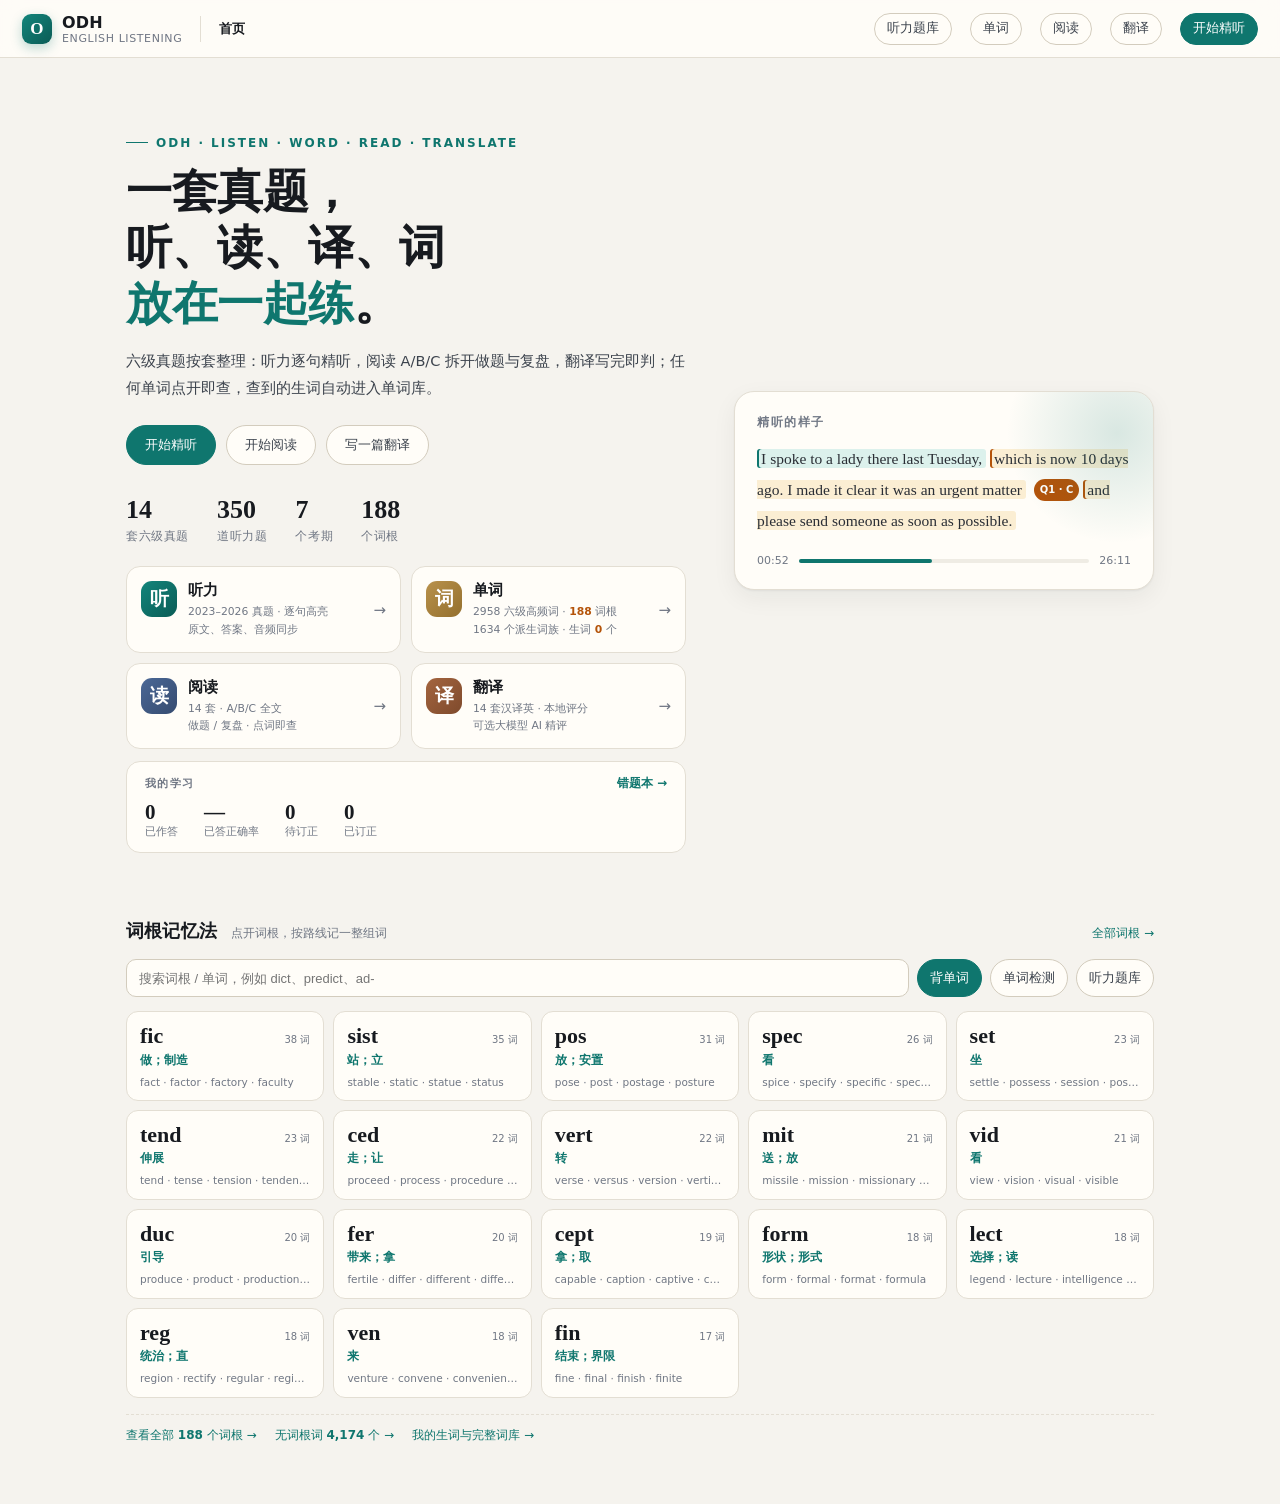
<file: index.html>
<!DOCTYPE html>
<html lang="zh-CN">
<head>
<meta charset="UTF-8" />
<meta name="viewport" content="width=device-width, initial-scale=1" />
<title>ODH 英语学习工具 · 听力精听</title>
<link rel="icon" href="data:image/svg+xml,<svg xmlns='http://www.w3.org/2000/svg' viewBox='0 0 32 32'><rect width='32' height='32' rx='9' fill='%230f766e'/><text x='16' y='23' font-size='19' font-family='Georgia' fill='white' text-anchor='middle'>O</text></svg>" />
<link rel="stylesheet" href="assets/css/app.css" />
<style>
  body { overflow: auto; }
  .wrap { max-width: 1080px; margin: 0 auto; padding: 0 26px 60px; }
  .topbar { position: sticky; top: 0; }
  .hero { padding: 70px 0 40px; display: grid; grid-template-columns: 1.15fr .85fr; gap: 40px; align-items: center; }
  .kicker { display: inline-flex; align-items: center; gap: 8px; font-size: 12px; letter-spacing: 2px; color: var(--accent); font-weight: 700; }
  .kicker::before { content: ""; width: 22px; height: 1px; background: var(--accent); }
  .hero h1 {
    margin: 14px 0 16px; font-family: var(--serif); font-weight: 700;
    font-size: 46px; line-height: 1.22; letter-spacing: -.5px;
  }
  .hero h1 em { font-style: normal; color: var(--accent); }
  .hero p { margin: 0 0 22px; color: var(--ink-soft); font-size: 14.5px; line-height: 1.9; max-width: 560px; }
  .hero .cta { display: flex; gap: 10px; flex-wrap: wrap; }
  .cta .pill { height: 40px; padding: 0 18px; font-size: 13px; }
  .hero-card {
    background: var(--bg-elev); border: 1px solid var(--line); border-radius: 20px;
    padding: 22px; box-shadow: var(--shadow); position: relative; overflow: hidden;
  }
  .hero-card::before {
    content: ""; position: absolute; inset: -40% -20% auto auto; width: 240px; height: 240px;
    background: radial-gradient(circle, rgba(15,118,110,.16), transparent 65%);
  }
  .hero-card h3 { margin: 0 0 12px; font-size: 12px; letter-spacing: 1.6px; color: var(--muted); }
  .mini-demo { font-family: var(--serif); font-size: 15.5px; line-height: 2.0; color: #2a2e35; }
  .mini-demo .hl { background: var(--gold-soft); box-shadow: inset 2px 0 0 var(--gold); padding: 1px 4px; border-radius: 3px; }
  .mini-demo .cur { background: var(--accent-soft); box-shadow: inset 2px 0 0 var(--accent); padding: 1px 4px; border-radius: 3px; }
  .mini-demo .bd { display: inline-block; margin-left: 4px; background: var(--gold); color: #fff; font-family: var(--ui); font-size: 10px; font-weight: 700; padding: 1px 6px; border-radius: 99px; vertical-align: 2px; }
  .mini-bar { margin-top: 18px; display: flex; align-items: center; gap: 10px; font-size: 11px; color: var(--muted); }
  .mini-bar .line { flex: 1; height: 4px; border-radius: 99px; background: var(--bg-deep); position: relative; }
  .mini-bar .line i { position: absolute; left: 0; top: 0; bottom: 0; width: 46%; border-radius: 99px; background: var(--accent); display: block; }
  .stats { display: flex; gap: 28px; margin-top: 30px; }
  .stat b { display: block; font-family: var(--serif); font-size: 26px; }
  .stat span { font-size: 11.5px; color: var(--muted); letter-spacing: .6px; }
  .wordlib {
    display: flex; align-items: center; gap: 16px; margin-top: 26px; padding: 16px 20px;
    background: linear-gradient(135deg, #fffdf8, #f3efe6); border: 1px solid var(--line-strong);
    border-radius: 16px; box-shadow: var(--shadow); transition: transform .16s ease, border-color .16s;
    max-width: 560px;
  }
  .wordlib:hover { transform: translateY(-2px); border-color: var(--accent); }
  .wordlib .chars { font-family: var(--serif); font-size: 32px; font-weight: 700; letter-spacing: 2px; color: var(--ink); white-space: nowrap; }
  .wordlib .meta { font-size: 12px; color: var(--muted); line-height: 1.8; }
  .wordlib .meta b { color: var(--gold); }
  .wordlib .go { margin-left: auto; width: 34px; height: 34px; border-radius: 50%; background: var(--accent); color: #fff; display: grid; place-items: center; font-size: 15px; }

  .modules { display: grid; grid-template-columns: repeat(2, minmax(0, 1fr)); gap: 10px; margin-top: 22px; max-width: 560px; }
  .module {
    display: flex; align-items: flex-start; gap: 11px; padding: 14px 14px 13px;
    background: var(--bg-elev); border: 1px solid var(--line); border-radius: 14px;
    transition: transform .16s ease, border-color .16s, box-shadow .16s; min-width: 0;
  }
  .module:hover { transform: translateY(-2px); border-color: var(--accent); box-shadow: var(--shadow); }
  .module .ico {
    flex: 0 0 auto; width: 36px; height: 36px; border-radius: 11px; display: grid; place-items: center;
    font-family: var(--serif); font-size: 19px; font-weight: 700; color: #fff;
  }
  .module .ico.listen { background: linear-gradient(135deg, #12857b, #0b5c56); }
  .module .ico.word { background: linear-gradient(135deg, #b8914b, #94702e); }
  .module .ico.read { background: linear-gradient(135deg, #4b6896, #354b70); }
  .module .ico.trans { background: linear-gradient(135deg, #a4653f, #7e4a2c); }
  .module .mn { min-width: 0; flex: 1; }
  .module h4 { margin: 0; font-size: 15px; letter-spacing: .2px; }
  .module p { margin: 3px 0 0; font-size: 10.8px; line-height: 1.65; color: var(--muted); }
  .module p b { color: var(--gold); }
  .module .arr { margin-left: auto; align-self: center; color: var(--muted); font-size: 15px; }

  .learn {
    max-width: 560px; margin-top: 12px; padding: 13px 18px; background: var(--bg-elev);
    border: 1px solid var(--line); border-radius: 14px;
  }
  .learn-top { display: flex; align-items: center; gap: 10px; }
  .learn-top .lab { font-size: 10.5px; letter-spacing: 1.4px; color: var(--muted); font-weight: 700; }
  .learn-top a { margin-left: auto; font-size: 12px; color: var(--accent); font-weight: 600; }
  .learn-nums { display: flex; gap: 26px; margin-top: 8px; flex-wrap: wrap; }
  .learn-nums b { font-family: var(--serif); font-size: 21px; line-height: 1.2; }
  .learn-nums span { display: block; font-size: 10.5px; color: var(--muted); }

  .sec-head { display: flex; align-items: baseline; gap: 14px; margin: 26px 0 16px; }
  .sec-head h2 { margin: 0; font-size: 18px; letter-spacing: .2px; }
  .sec-head span { font-size: 12px; color: var(--muted); }
  .sets { display: grid; grid-template-columns: repeat(auto-fill, minmax(330px, 1fr)); gap: 16px; }
  .set-card {
    background: var(--bg-elev); border: 1px solid var(--line); border-radius: 16px;
    padding: 20px 20px 16px; transition: transform .16s ease, box-shadow .16s ease, border-color .16s;
    display: flex; flex-direction: column; min-height: 190px;
  }
  .set-card:hover { transform: translateY(-2px); box-shadow: var(--shadow); border-color: var(--line-strong); }
  .set-card .row1 { display: flex; align-items: center; gap: 8px; }
  .set-card .tag-d { font-size: 10.5px; letter-spacing: .6px; background: var(--accent-soft); color: var(--accent); padding: 3px 8px; border-radius: 99px; font-weight: 700; }
  .set-card h3 { margin: 10px 0 6px; font-family: var(--serif); font-size: 21px; letter-spacing: .1px; line-height: 1.45; }
  .set-card h3 .date { display: block; font-family: var(--ui); font-size: 11px; letter-spacing: 1.2px; color: var(--muted); font-weight: 600; margin-bottom: 2px; }
  .set-card .desc { font-size: 12.3px; color: var(--muted); line-height: 1.7; }
  .set-card .facts { display: flex; gap: 14px; font-size: 11.5px; color: var(--muted); margin: 14px 0 16px; }
  .set-card .facts b { color: var(--ink-soft); font-weight: 600; }
  .set-card .actions { margin-top: auto; display: flex; gap: 8px; align-items: center; }
  .set-card .actions .pill { height: 33px; font-size: 12.5px; }
  .progress-note { font-size: 11px; color: var(--muted); margin-left: auto; }
  .notes { margin-top: 44px; border-top: 1px solid var(--line); padding-top: 20px; display: grid; grid-template-columns: 1.2fr 1fr; gap: 30px; }
  .notes h4 { margin: 0 0 8px; font-size: 12px; letter-spacing: 1.2px; color: var(--muted); }
  .notes p { margin: 0 0 6px; font-size: 12px; line-height: 1.8; color: var(--muted); }
  .notes a { color: var(--accent); border-bottom: 1px solid rgba(15,118,110,.3); }

  .rootsec { margin-top: 8px; }
  .sec-head .more { margin-left: auto; font-size: 12px; color: var(--accent); }
  .root-tools { display: flex; gap: 8px; align-items: center; flex-wrap: wrap; margin-bottom: 14px; }
  .root-tools input {
    flex: 1; min-width: 230px; height: 38px; border-radius: 10px; border: 1px solid var(--line-strong);
    background: var(--bg-elev); padding: 0 12px; font-size: 13px; color: var(--ink); outline: none;
  }
  .root-tools input:focus { border-color: var(--accent); box-shadow: 0 0 0 3px var(--accent-soft); }
  .root-tools .pill { height: 38px; }
  .root-mini-grid { display: grid; grid-template-columns: repeat(auto-fill, minmax(196px, 1fr)); gap: 9px; }
  .root-mini {
    display: block; min-width: 0; background: var(--bg-elev); border: 1px solid var(--line); border-radius: 12px;
    padding: 12px 13px 10px; transition: transform .15s, border-color .15s, box-shadow .15s;
  }
  .root-mini:hover { transform: translateY(-2px); border-color: var(--accent); box-shadow: var(--shadow); }
  .rm-top { display: flex; align-items: baseline; gap: 6px; min-width: 0; }
  .rm-k { font-family: var(--serif); font-size: 22px; font-weight: 700; line-height: 1.1; }
  .rm-n { margin-left: auto; font-size: 10px; color: var(--muted); }
  .rm-z { margin-top: 3px; font-size: 12px; color: var(--accent); font-weight: 600; }
  .rm-s { margin-top: 6px; min-width: 0; font-size: 10.5px; color: var(--muted); line-height: 1.5; white-space: nowrap; overflow: hidden; text-overflow: ellipsis; }
  .root-foot { display: flex; gap: 18px; flex-wrap: wrap; margin-top: 16px; padding-top: 12px; border-top: 1px dashed var(--line); font-size: 12px; color: var(--muted); }
  .root-foot a { color: var(--accent); }
  .root-foot a:hover { border-bottom: 1px solid var(--accent); }

  @media (max-width: 900px) {
    .hero { grid-template-columns: 1fr; padding-top: 46px; gap: 26px; }
    .hero h1 { font-size: 36px; }
    .stats { gap: 20px; }
    .notes { grid-template-columns: 1fr; }
  }
  @media (max-width: 640px) {
    .modules { grid-template-columns: 1fr; gap: 8px; }
    .module { padding: 12px 13px; }
    .module .ico { width: 33px; height: 33px; font-size: 17px; }
    .module h4 { font-size: 14px; }
    .module p { font-size: 10.8px; }
    .wordlib { gap: 8px 10px; padding: 14px 15px; flex-wrap: wrap; align-content: center; }
    .wordlib .chars { flex: 1 1 auto; font-size: 25px; letter-spacing: 1px; }
    .wordlib .go { order: 2; width: 30px; height: 30px; flex: 0 0 auto; }
    .wordlib .meta { order: 3; flex: 1 1 100%; min-width: 0; font-size: 11.5px; }
    .stats { flex-wrap: wrap; gap: 16px 20px; }
    .learn { padding: 12px 15px; }
    .learn-nums { gap: 20px; }
    .root-tools input { min-width: 100%; }
    .root-tools .pill { flex: 1; justify-content: center; }
    .root-mini-grid { grid-template-columns: repeat(2, minmax(0, 1fr)); gap: 8px; }
    .rm-k { font-size: 20px; }
  }
</style>
  <link rel="manifest" href="manifest.webmanifest" />
  <meta name="theme-color" content="#0f766e" />
  <link rel="apple-touch-icon" href="assets/icons/icon-192.png" />
  <script src="assets/js/pwa.js" defer></script>
</head>
<body>
  <header class="topbar">
    <a class="brand" href="index.html">
      <span class="mark">O</span>
      <span>ODH<small>ENGLISH LISTENING</small></span>
    </a>
    <span class="sep"></span>
    <div class="crumb"><b>首页</b></div>
    <div class="spacer"></div>
    <a class="pill" href="sets.html">听力题库</a>
    <a class="pill" href="words.html">单词</a>
    <a class="pill" href="reading.html">阅读</a>
    <a class="pill" href="translate.html">翻译</a>
    <a class="pill primary" href="practice.html?set=jun2025">开始精听</a>
  </header>

  <div class="wrap">
    <section class="hero">
      <div>
        <div class="kicker">ODH · LISTEN · WORD · READ · TRANSLATE</div>
        <h1>一套真题，<br>听、读、译、词<br><em>放在一起练</em>。</h1>
        <p>六级真题按套整理：听力逐句精听，阅读 A/B/C 拆开做题与复盘，翻译写完即判；任何单词点开即查，查到的生词自动进入单词库。</p>
        <div class="cta">
          <a class="pill primary" href="practice.html?set=jun2025">开始精听</a>
          <a class="pill" href="reading.html">开始阅读</a>
          <a class="pill" href="translate.html">写一篇翻译</a>
        </div>
        <div class="stats">
          <div class="stat"><b id="stat-sets">0</b><span>套六级真题</span></div>
          <div class="stat"><b id="stat-qs">0</b><span>道听力题</span></div>
          <div class="stat"><b id="stat-sessions">0</b><span>个考期</span></div>
          <div class="stat"><b id="stat-roots">0</b><span>个词根</span></div>
        </div>
        <div class="modules">
          <a class="module" href="sets.html">
            <span class="ico listen">听</span>
            <span class="mn"><h4>听力</h4><p>2023–2026 真题 · 逐句高亮<br>原文、答案、音频同步</p></span>
            <span class="arr">→</span>
          </a>
          <a class="module" href="study.html">
            <span class="ico word">词</span>
            <span class="mn"><h4>单词</h4><p>2958 六级高频词 · <b id="root-count-mini">188</b> 词根<br>1634 个派生词族 · 生词 <b id="wl-count">0</b> 个</p></span>
            <span class="arr">→</span>
          </a>
          <a class="module" href="reading.html">
            <span class="ico read">读</span>
            <span class="mn"><h4>阅读</h4><p>14 套 · A/B/C 全文<br>做题 / 复盘 · 点词即查</p></span>
            <span class="arr">→</span>
          </a>
          <a class="module" href="translate.html">
            <span class="ico trans">译</span>
            <span class="mn"><h4>翻译</h4><p>14 套汉译英 · 本地评分<br>可选大模型 AI 精评</p></span>
            <span class="arr">→</span>
          </a>
        </div>
        <section class="learn">
          <div class="learn-top">
            <span class="lab">我的学习</span>
            <a href="review.html">错题本 →</a>
          </div>
          <div class="learn-nums">
            <div><b id="my-answered">0</b><span>已作答</span></div>
            <div><b id="my-acc">—</b><span>已答正确率</span></div>
            <div><b id="my-pending">0</b><span>待订正</span></div>
            <div><b id="my-fixed">0</b><span>已订正</span></div>
          </div>
        </section>
      </div>
      <div class="hero-card">
        <h3>精听的样子</h3>
        <div class="mini-demo">
          <span class="cur">I spoke to a lady there last Tuesday,</span>
          <span class="hl">which is now 10 days ago. I made it clear it was an urgent matter</span>
          <span class="bd">Q1 · C</span>
          <span class="hl">and please send someone as soon as possible.</span>
        </div>
        <div class="mini-bar">
          <span>00:52</span>
          <span class="line"><i></i></span>
          <span>26:11</span>
        </div>
      </div>
    </section>

    <section class="rootsec">
      <div class="sec-head">
        <h2>词根记忆法</h2><span>点开词根，按路线记一整组词</span>
        <a class="more" href="roots.html">全部词根 →</a>
      </div>
      <div class="root-tools">
        <input id="home-search" placeholder="搜索词根 / 单词，例如 dict、predict、ad-" autocomplete="off" />
        <a class="pill primary" href="roots.html?learn=1">背单词</a>
        <a class="pill" href="roots.html?test=1">单词检测</a>
        <a class="pill" href="sets.html">听力题库</a>
      </div>
      <div class="root-mini-grid" id="root-mini-grid"></div>
      <div class="root-foot">
        <a href="roots.html">查看全部 <b id="root-count-foot">81</b> 个词根 →</a>
        <a href="roots.html?view=noroot">无词根词 <b id="noroot-count-foot">0</b> 个 →</a>
        <a href="words.html">我的生词与完整词库 →</a>
      </div>
    </section>
  </div>

  <script src="assets/js/data/all_sets.js"></script>
  <script src="assets/js/data/reading.js"></script>
  <script src="assets/js/data/roots_meta.js"></script>
  <script>
    (function () {
      const esc = s => String(s || '').replace(/&/g, '&amp;').replace(/</g, '&lt;').replace(/"/g, '&quot;');
      const sets = Object.values(window.ODH_SETS || {});
      const readSets = Object.values((window.ODH_READING && window.ODH_READING.sets) || {});
      const M = window.ODH_ROOTS_META || { roots: [], meta: {} };
      const learn = JSON.parse(localStorage.getItem('odh.rootlearn.v1') || '{}');
      const learnedN = Object.keys(learn.words || {}).length;

      let answered = 0, rightTotal = 0, pending = 0, fixedN = 0;
      let fixed = {};
      try { fixed = JSON.parse(localStorage.getItem('odh.fixed.v1') || '{}'); } catch (e) {}
      try {
        const u = JSON.parse(localStorage.getItem('odh.unknown.v1') || '{}');
        document.getElementById('wl-count').textContent = Object.values(u).filter(r => !(r && r.known)).length;
      } catch (e) {}

      sets.forEach(s => {
        let ans = {};
        try { ans = JSON.parse(localStorage.getItem('odh.answer.' + s.id) || '{}'); } catch (e) {}
        const qmap = {};
        s.parts.forEach(p => p.questions.forEach(q => { qmap[q.no] = q; }));
        const submitted = localStorage.getItem('odh.submitted.' + s.id) === '1';
        let done = 0, right = 0;
        Object.keys(ans).forEach(no => {
          const q = qmap[+no];
          if (!q) return;
          done++;
          if (ans[no] === q.answerKey) right++;
        });
        s.parts.forEach(p => p.questions.forEach(q => {
          if (!submitted) return;
          const sel = ans[q.no];
          if (sel === q.answerKey) return;
          const key = s.id + ':' + q.no;
          if (fixed[key]) fixedN++;
          else pending++;
        }));
        answered += done;
        rightTotal += right;
      });

      const qs = sets.reduce((n, s) => n + (s.qCount || 25), 0);
      document.getElementById('stat-sets').textContent = Math.max(sets.length, readSets.length);
      document.getElementById('stat-qs').textContent = qs;
      document.getElementById('stat-sessions').textContent = new Set(sets.map(s => s.date).concat(readSets.map(s => s.date))).size;
      document.getElementById('stat-roots').textContent = M.meta.roots || M.roots.length;
      document.getElementById('root-count-mini').textContent = M.meta.roots || M.roots.length;
      document.getElementById('root-count-foot').textContent = M.meta.roots || M.roots.length;
      document.getElementById('noroot-count-foot').textContent = (M.meta.noroot || 0).toLocaleString();

      document.getElementById('my-answered').textContent = answered;
      document.getElementById('my-acc').textContent = answered ? Math.round(rightTotal / answered * 100) + '%' : '—';
      document.getElementById('my-pending').textContent = pending;
      document.getElementById('my-fixed').textContent = fixedN;

      const grid = document.getElementById('root-mini-grid');
      grid.innerHTML = M.roots.slice(0, 18).map(r => `<a class="root-mini" href="roots.html?root=${encodeURIComponent(r.k)}"
        data-k="${esc(r.k)}" data-zh="${esc(r.zh)}" data-v="${esc((r.v || []).join(' '))}" data-s="${esc((r.samples || []).join(' ').toLowerCase())}">
        <div class="rm-top"><span class="rm-k">${esc(r.k)}</span><span class="rm-n">${r.n} 词</span></div>
        <div class="rm-z">${esc(r.zh)}</div>
        <div class="rm-s">${esc((r.samples || []).join(' · '))}</div>
      </a>`).join('');

      const search = document.getElementById('home-search');
      search.addEventListener('input', e => {
        const q = e.target.value.trim().toLowerCase();
        const cards = Array.from(grid.querySelectorAll('.root-mini'));
        cards.forEach(c => {
          const text = (c.dataset.k + ' ' + c.dataset.zh + ' ' + c.dataset.v + ' ' + c.dataset.s).toLowerCase();
          c.style.display = !q || text.includes(q) ? '' : 'none';
        });
      });
      search.addEventListener('keydown', e => {
        if (e.key === 'Enter' && search.value.trim()) location.href = 'roots.html?q=' + encodeURIComponent(search.value.trim());
      });
    })();
  </script>
</body>
</html>
</file>
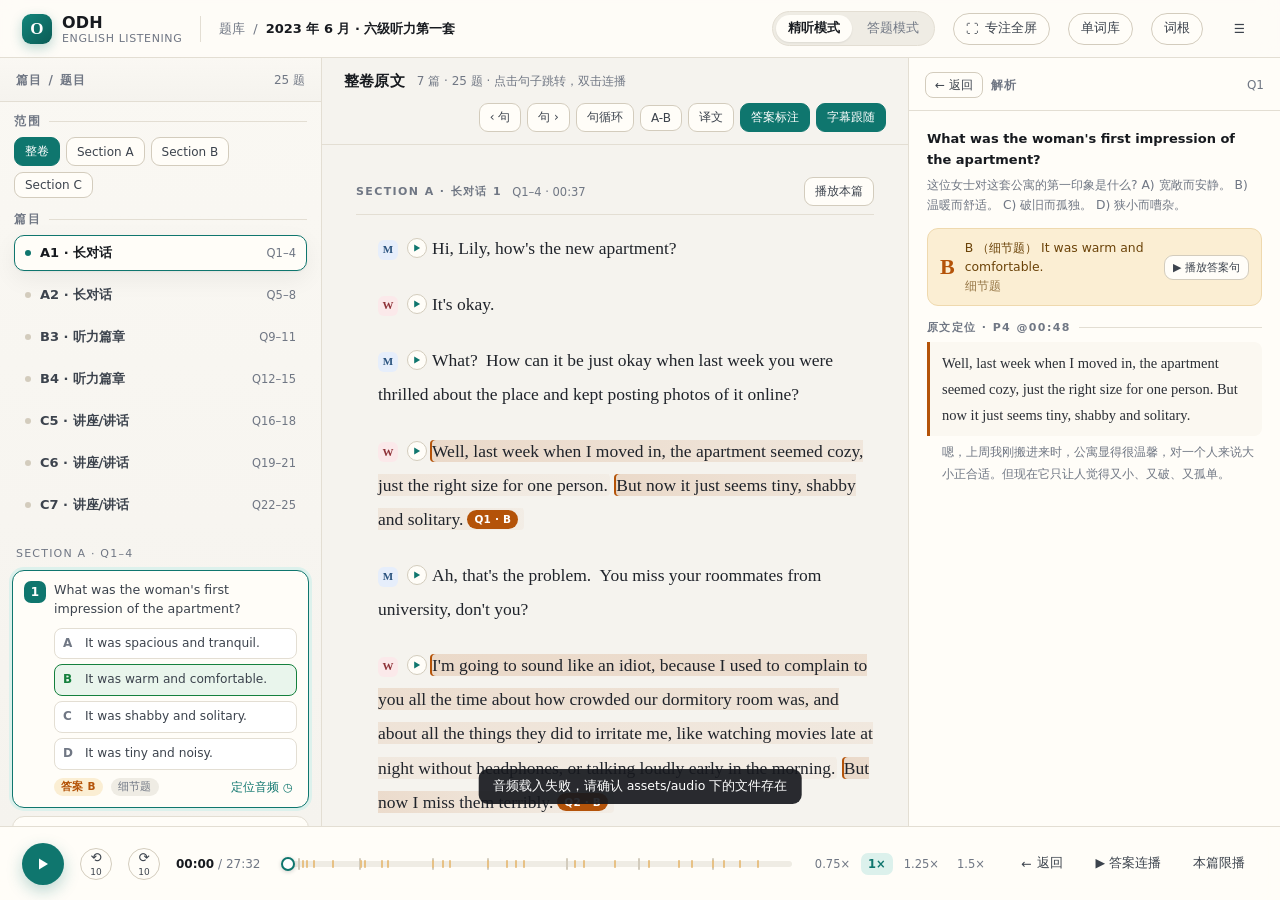
<file: practice.html>
<!DOCTYPE html>
<html lang="zh-CN">
<head>
<meta charset="UTF-8" />
<meta name="viewport" content="width=device-width, initial-scale=1" />
<title>精听 · ODH 英语学习工具</title>
<link rel="icon" href="data:image/svg+xml,<svg xmlns='http://www.w3.org/2000/svg' viewBox='0 0 32 32'><rect width='32' height='32' rx='9' fill='%230f766e'/><text x='16' y='23' font-size='19' font-family='Georgia' fill='white' text-anchor='middle'>O</text></svg>" />
<link rel="stylesheet" href="assets/css/app.css" />
<style>
  .hint { font-size: 12px; color: var(--muted); }
  .filters { display: flex; gap: 6px; flex-wrap: wrap; }
  .empty-state { padding: 40px 20px; text-align: center; color: var(--muted); font-size: 13px; }
</style>
  <link rel="manifest" href="manifest.webmanifest" />
  <meta name="theme-color" content="#0f766e" />
  <link rel="apple-touch-icon" href="assets/icons/icon-192.png" />
  <script src="assets/js/pwa.js" defer></script>
</head>
<body>
  <header class="topbar">
    <a class="brand" href="index.html">
      <span class="mark">O</span>
      <span>ODH<small>ENGLISH LISTENING</small></span>
    </a>
    <span class="sep"></span>
    <div class="crumb">
      <a href="index.html">题库</a><span>/</span><b id="crumb-title">载入中…</b>
    </div>
    <div class="spacer"></div>
    <div class="seg" id="mode-seg">
      <button data-mode="study" class="on">精听模式</button>
      <button data-mode="quiz">答题模式</button>
    </div>
    <button class="pill" id="btn-focus">⛶<span class="hide-sm"> 专注全屏</span></button>
    <a class="pill hide-sm" href="words.html" title="单词库">单词库</a>
    <a class="pill hide-sm" href="roots.html" title="词根记忆法">词根</a>
    <button class="pill ghost" id="btn-nav" title="篇目">☰</button>
  </header>

  <div class="shell">
    <aside class="pane left">
      <div class="pane-head">
        <button class="pane-back" id="btn-nav-back" title="返回上一级">← 返回</button>
        <span class="ttl">篇目 / 题目</span>
        <span class="count" id="left-count">—</span>
      </div>
      <div id="nav-holder"></div>
      <div class="qlist" id="qlist"></div>
    </aside>

    <main class="pane center" id="center">
      <div class="center-head">
        <h2 id="part-title">—</h2>
        <span class="meta" id="part-meta"></span>
        <div class="right">
          <button class="ghost-btn" id="btn-prev-sent" title="上一句（←）">‹ 句</button>
          <button class="ghost-btn" id="btn-next-sent" title="下一句（→）">句 ›</button>
          <button class="ghost-btn" id="btn-sent-loop" title="单句循环（L）">句循环</button>
          <button class="ghost-btn" id="btn-ab" title="A-B 复读（B）">A-B</button>
          <button class="ghost-btn" id="btn-panel" title="解析面板">解析</button>
          <button class="ghost-btn" id="btn-zh">译文</button>
          <button class="ghost-btn on" id="btn-mark">答案标注</button>
          <button class="ghost-btn on" id="btn-follow">字幕跟随</button>
        </div>
      </div>
      <div id="transcript" class="transcript"></div>
      <div id="quiz-view" class="quiz-wrap" style="display:none"></div>
      <button class="follow-pill" id="btn-follow-back">↓ 回到当前句</button>
    </main>

    <aside class="pane right">
      <div class="pane-head">
        <button class="pane-back" id="btn-pane-back" title="返回上一级">← 返回</button>
        <span class="ttl">解析</span>
        <span class="count" id="an-count"></span>
      </div>
      <div class="analysis" id="analysis"></div>
    </aside>
  </div>

  <footer class="player">
    <button class="pbtn" id="btn-play" title="播放 / 暂停（空格）">
      <svg width="16" height="16" viewBox="0 0 16 16" fill="currentColor"><path d="M4 2.5l9 5.5-9 5.5z"/></svg>
    </button>
    <button class="pbtn small" id="btn-back" title="后退 10 秒">⟲<span style="font-size:9px">10</span></button>
    <button class="pbtn small" id="btn-fwd" title="前进 10 秒">⟳<span style="font-size:9px">10</span></button>
    <div class="ptime"><b id="t-cur">00:00</b> / <span id="t-dur">00:00</span></div>
    <div class="track" id="track">
      <div class="rail"><div class="buf" id="buf"></div><div class="fill" id="fill"></div></div>
      <div id="markers"></div>
      <div class="knob" id="knob"></div>
    </div>
    <div class="rate" id="rate">
      <button data-r="0.75">0.75×</button>
      <button data-r="1" class="on">1×</button>
      <button data-r="1.25">1.25×</button>
      <button data-r="1.5">1.5×</button>
    </div>
    <div class="ptools">
      <button class="pill ghost" id="btn-go-back" title="返回上一级">←<span class="hide-sm"> 返回</span></button>
      <button class="pill ghost hide-sm" id="btn-ansplay" title="依次播放每题答案句">▶ 答案连播</button>
      <button class="pill ghost hide-sm" id="btn-bounds" title="只在当前范围内播放">本篇限播</button>
    </div>
  </footer>

  <button class="pill primary focus-exit" id="btn-focus-exit">退出专注 Esc</button>

  <div class="pop" id="pop"></div>
  <div class="toast" id="toast"></div>

  <audio id="audio" preload="metadata"></audio>

  <script src="assets/js/data/all_sets.js"></script>
  <script src="assets/js/data/words.js"></script>
  <script src="assets/js/speech.js"></script>
  <script src="assets/js/practice.js"></script>
</body>
</html>
</file>
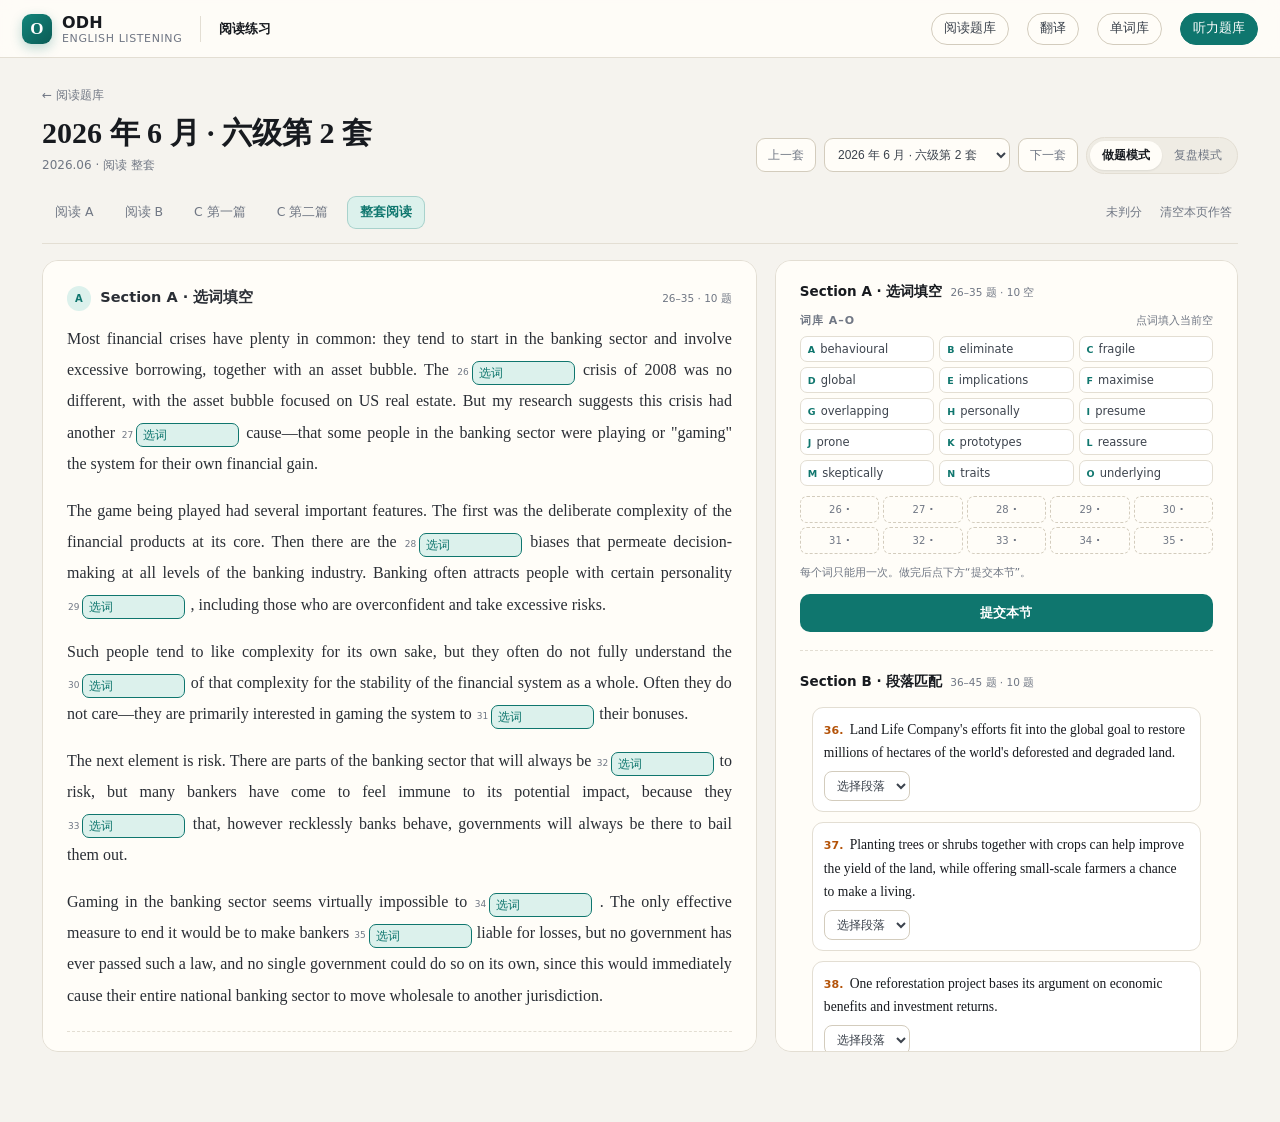
<file: read.html>
<!DOCTYPE html>
<html lang="zh-CN">
<head>
<meta charset="UTF-8" />
<meta name="viewport" content="width=device-width, initial-scale=1" />
<title>阅读练习 · ODH 英语学习工具</title>
<link rel="icon" href="data:image/svg+xml,<svg xmlns='http://www.w3.org/2000/svg' viewBox='0 0 32 32'><rect width='32' height='32' rx='9' fill='%230f766e'/><text x='16' y='23' font-size='19' font-family='Georgia' fill='white' text-anchor='middle'>O</text></svg>" />
<link rel="stylesheet" href="assets/css/app.css" />
<style>
  body { overflow: auto; }
  .wrap { max-width: 1240px; margin: 0 auto; padding: 0 22px 70px; }
  .topbar { position: sticky; top: 0; }

  .read-head { display: flex; align-items: flex-end; gap: 18px; flex-wrap: wrap; padding: 26px 0 12px; }
  .rh-left { min-width: 0; }
  .backlink { display: inline-flex; align-items: center; gap: 5px; font-size: 12px; color: var(--muted); margin-bottom: 10px; }
  .backlink:hover { color: var(--accent); }
  .read-head h1 { margin: 0; font-family: var(--serif); font-size: 30px; line-height: 1.25; }
  #set-sub { margin-top: 5px; font-size: 12px; color: var(--muted); }
  .rh-right { margin-left: auto; display: flex; align-items: center; gap: 8px; flex-wrap: wrap; }
  .rh-right select {
    height: 34px; border-radius: 9px; border: 1px solid var(--line-strong);
    background: var(--bg-elev); padding: 0 9px; font-size: 12px; color: var(--ink-soft); max-width: 250px;
  }
  .ghost-btn { height: 34px; padding: 0 11px; border-radius: 9px; border: 1px solid var(--line-strong); background: var(--bg-elev); font-size: 12px; color: var(--muted); }
  .ghost-btn:hover { border-color: var(--accent); color: var(--accent); }
  .modes { display: flex; padding: 3px; border-radius: 999px; background: var(--bg-deep); border: 1px solid var(--line); }
  .modes button { border: 0; background: transparent; padding: 6px 12px; border-radius: 999px; font-size: 12px; color: var(--muted); }
  .modes button.on { background: var(--bg-elev); color: var(--ink); font-weight: 700; box-shadow: 0 1px 2px rgba(0,0,0,.08); }

  .read-nav { display: flex; align-items: center; gap: 12px; flex-wrap: wrap; padding: 10px 0 14px; border-bottom: 1px solid var(--line); margin-bottom: 16px; }
  #sec-tabs { display: flex; gap: 5px; flex-wrap: wrap; }
  #sec-tabs a { padding: 7px 12px; border-radius: 9px; font-size: 12.5px; color: var(--muted); border: 1px solid transparent; }
  #sec-tabs a:hover { background: var(--bg-deep); }
  #sec-tabs a.on { background: var(--accent-soft); border-color: rgba(15,118,110,.25); color: var(--accent); font-weight: 700; }
  #read-stat { margin-left: auto; font-size: 11.5px; color: var(--muted); }
  #clear-sec { border: 0; background: transparent; color: var(--muted); font-size: 11.5px; }
  #clear-sec:hover { color: var(--danger); }

  .read-main { display: grid; grid-template-columns: minmax(0, 1.42fr) minmax(0, .92fr); gap: 18px; align-items: start; }
  .pane {
    background: var(--bg-elev); border: 1px solid var(--line); border-radius: 16px; padding: 22px 24px;
  }
  .read-main .pane { position: sticky; top: 82px; max-height: calc(100vh - 108px); overflow: auto; }
  .passage-pane { font-size: 16px; line-height: 1.95; color: #2a2e35; }
  .passage { font-family: var(--serif); margin: 0 0 16px; text-align: justify; }
  .passage:last-child { margin-bottom: 0; }
  .passage .word { cursor: pointer; }
  .passage-title { margin: 4px 0 14px; font-family: var(--serif); font-size: 20px; line-height: 1.4; }
  .rs { padding-bottom: 20px; margin-bottom: 22px; border-bottom: 1px dashed var(--line); }
  .rs:last-child { border-bottom: 0; margin-bottom: 0; padding-bottom: 0; }
  .rs-head { display: flex; align-items: baseline; gap: 9px; flex-wrap: wrap; margin-bottom: 12px; }
  .rs-k { font-size: 10px; font-weight: 800; letter-spacing: .6px; color: var(--accent); background: var(--accent-soft); border-radius: 99px; padding: 3px 8px; }
  .rs-head h2 { margin: 0; font-size: 14.5px; }
  .rs-r { margin-left: auto; font-size: 10.5px; color: var(--muted); }
  .para-list { display: flex; flex-direction: column; gap: 13px; font-family: var(--serif); font-size: 15.5px; line-height: 1.9; }
  .bp { display: grid; grid-template-columns: 26px minmax(0, 1fr); gap: 7px; }
  .bp-k { font-family: var(--ui); font-size: 12px; font-weight: 800; color: var(--accent); padding-top: 4px; }

  .blank-wrap { display: inline-flex; align-items: center; gap: 3px; margin: 0 1px; vertical-align: baseline; }
  .blank-no { font-family: var(--ui); font-size: 9px; color: var(--muted); }
  .blank-sel {
    appearance: none; -webkit-appearance: none; max-width: 132px; border: 1px solid var(--accent);
    background: var(--accent-soft); color: var(--accent); border-radius: 7px; padding: 2px 6px;
    font-family: var(--ui); font-size: 12px; line-height: 1.5; cursor: pointer; outline: none;
  }
  .blank-sel.filled { background: #e3f2e8; border-color: var(--ok); color: var(--ok); font-weight: 700; }
  .blank { display: inline-flex; align-items: baseline; gap: 4px; padding: 1px 7px; border-radius: 7px; border: 1px dashed var(--line-strong); background: #fff; font-family: var(--ui); font-size: 12.5px; }
  .blank b { font-size: 10px; color: var(--muted); }
  .blank em { font-style: normal; font-weight: 700; }
  .blank i { font-style: normal; font-size: 10px; color: var(--muted); }
  .blank.ok { background: #e9f6ee; border-color: rgba(22,128,61,.45); color: var(--ok); }
  .blank.bad { background: #fdeeee; border-color: rgba(185,28,28,.4); color: var(--danger); }
  .blank.none { color: var(--muted); }

  .ans-sec { padding-bottom: 18px; margin-bottom: 22px; border-bottom: 1px dashed var(--line); }
  .ans-sec:last-child { border-bottom: 0; margin-bottom: 0; }
  .ans-head { display: flex; align-items: baseline; gap: 8px; flex-wrap: wrap; margin-bottom: 12px; }
  .ans-head h3 { margin: 0; font-size: 13.5px; }
  .ans-head span { font-size: 10.5px; color: var(--muted); }
  .bank-h { display: flex; align-items: baseline; gap: 8px; margin-bottom: 8px; }
  .bank-h b { font-size: 11px; letter-spacing: 1px; color: var(--muted); }
  .bank-h span { margin-left: auto; font-size: 10.5px; color: var(--muted); }
  .bank-grid { display: grid; grid-template-columns: repeat(3, minmax(0, 1fr)); gap: 5px; }
  .bank-chip { display: flex; align-items: baseline; gap: 5px; border: 1px solid var(--line); background: #fff; border-radius: 7px; padding: 5px 7px; text-align: left; min-width: 0; }
  .bank-chip:hover { border-color: var(--accent); background: var(--accent-soft); }
  .bank-chip i { font-style: normal; font-size: 9.5px; font-weight: 800; color: var(--accent); }
  .bank-chip span { font-size: 11.5px; color: var(--ink-soft); overflow: hidden; text-overflow: ellipsis; white-space: nowrap; }
  .answer-grid { display: grid; grid-template-columns: repeat(5, minmax(0, 1fr)); gap: 4px; margin-top: 10px; }
  .ag { display: flex; align-items: center; justify-content: center; gap: 4px; height: 27px; border: 1px dashed var(--line-strong); border-radius: 7px; font-size: 10px; color: var(--muted); }
  .ag.on { border-style: solid; border-color: var(--accent); background: var(--accent-soft); color: var(--accent); }
  .ag b { font-size: 11px; }
  .ans-tip { margin-top: 10px; font-size: 11px; color: var(--muted); line-height: 1.7; }

  .qlist { display: flex; flex-direction: column; gap: 10px; }
  .rcard { border: 1px solid var(--line); border-radius: 11px; padding: 10px 11px; background: #fff; }
  .rcard.ok { border-color: rgba(22,128,61,.35); background: #f7fcf9; }
  .rcard.bad { border-color: rgba(185,28,28,.28); background: #fffafa; }
  .qtext { font-family: var(--serif); font-size: 13.6px; line-height: 1.7; color: var(--ink); }
  .qtext b { font-family: var(--ui); font-size: 11px; color: var(--gold); margin-right: 3px; }
  .letter-sel { margin-top: 7px; height: 30px; border: 1px solid var(--line-strong); border-radius: 8px; background: #fff; font-size: 12px; padding: 0 8px; color: var(--ink-soft); }
  .letter-sel:focus { border-color: var(--accent); outline: none; }
  .ropts { display: flex; flex-direction: column; gap: 5px; margin-top: 8px; }
  .ropt { display: flex; align-items: baseline; gap: 6px; border: 1px solid var(--line); border-radius: 8px; padding: 6px 8px; cursor: pointer; font-size: 12.3px; line-height: 1.6; color: var(--ink-soft); }
  .ropt:hover { border-color: var(--line-strong); }
  .ropt input { margin: 0; accent-color: var(--accent); }
  .ropt b { font-family: var(--ui); font-size: 10.5px; color: var(--accent); }
  .ropt.on { border-color: var(--accent); background: var(--accent-soft); }
  .ropt.correct { border-color: rgba(22,128,61,.5); background: #e9f6ee; color: #14532d; }
  .ropt.wrong { border-color: rgba(185,28,28,.35); background: #fdeeee; color: var(--danger); }
  .ansline { margin-top: 8px; font-size: 11px; color: var(--muted); }
  .ansline b { color: var(--ok); }
  .scorebar { display: flex; align-items: center; gap: 10px; margin-bottom: 12px; padding: 9px 11px; border-radius: 10px; background: var(--accent-soft); color: var(--accent); }
  .scorebar b { font-family: var(--serif); font-size: 20px; }
  .scorebar span { font-size: 11.5px; }
  .mini-btn { margin-left: auto; border: 1px solid rgba(15,118,110,.3); background: #fff; color: var(--accent); border-radius: 7px; padding: 4px 8px; font-size: 10.5px; }
  .submit-btn { width: 100%; height: 38px; margin-top: 12px; border: 0; border-radius: 10px; background: var(--accent); color: #fff; font-size: 13px; font-weight: 700; }
  .submit-btn:hover { background: var(--accent-2); }

  @media (max-width: 980px) {
    .read-main { grid-template-columns: 1fr; }
    .read-main .pane { position: static; max-height: none; overflow: visible; }
    .read-head h1 { font-size: 25px; }
  }
  @media (max-width: 640px) {
    .wrap { padding: 0 14px 50px; }
    .pane { padding: 17px 16px; border-radius: 14px; }
    .passage-pane { font-size: 15.5px; }
    .rh-right { width: 100%; margin-left: 0; }
    .rh-right select { flex: 1; max-width: none; }
    .bank-grid { grid-template-columns: repeat(2, minmax(0, 1fr)); }
    #read-stat { width: 100%; margin-left: 0; }
  }
</style>
  <link rel="manifest" href="manifest.webmanifest" />
  <meta name="theme-color" content="#0f766e" />
  <link rel="apple-touch-icon" href="assets/icons/icon-192.png" />
  <script src="assets/js/pwa.js" defer></script>
</head>
<body>
  <header class="topbar">
    <a class="brand" href="index.html"><span class="mark">O</span><span>ODH<small>ENGLISH LISTENING</small></span></a>
    <span class="sep"></span>
    <div class="crumb"><b>阅读练习</b></div>
    <div class="spacer"></div>
    <a class="pill" href="reading.html">阅读题库</a>
    <a class="pill" href="translate.html">翻译</a>
    <a class="pill" href="words.html">单词库</a>
    <a class="pill primary" href="sets.html">听力题库</a>
  </header>

  <div class="wrap">
    <div class="read-head">
      <div class="rh-left">
        <a class="backlink" id="back-reading" href="reading.html">← 阅读题库</a>
        <h1 id="set-title">阅读练习</h1>
        <div id="set-sub"></div>
      </div>
      <div class="rh-right">
        <button class="ghost-btn" id="prev-set">上一套</button>
        <select id="set-select" aria-label="切换套卷"></select>
        <button class="ghost-btn" id="next-set">下一套</button>
        <div class="modes" id="mode-switch">
          <button data-mode="practice" class="on">做题模式</button>
          <button data-mode="review">复盘模式</button>
        </div>
      </div>
    </div>

    <div class="read-nav">
      <nav id="sec-tabs">
        <a data-sec="A" href="#">阅读 A</a>
        <a data-sec="B" href="#">阅读 B</a>
        <a data-sec="C1" href="#">C 第一篇</a>
        <a data-sec="C2" href="#">C 第二篇</a>
        <a data-sec="all" href="#">整套阅读</a>
      </nav>
      <span id="read-stat"></span>
      <button id="clear-sec">清空本页作答</button>
    </div>

    <main class="read-main">
      <div class="pane passage-pane" id="passage-pane"></div>
      <div class="pane answer-pane" id="answer-pane"></div>
    </main>
  </div>

  <script src="assets/js/data/words.js"></script>
  <script src="assets/js/speech.js"></script>
  <script src="assets/js/wordpop.js"></script>
  <script src="assets/js/data/reading.js"></script>
  <script src="assets/js/read.js"></script>
</body>
</html>
</file>
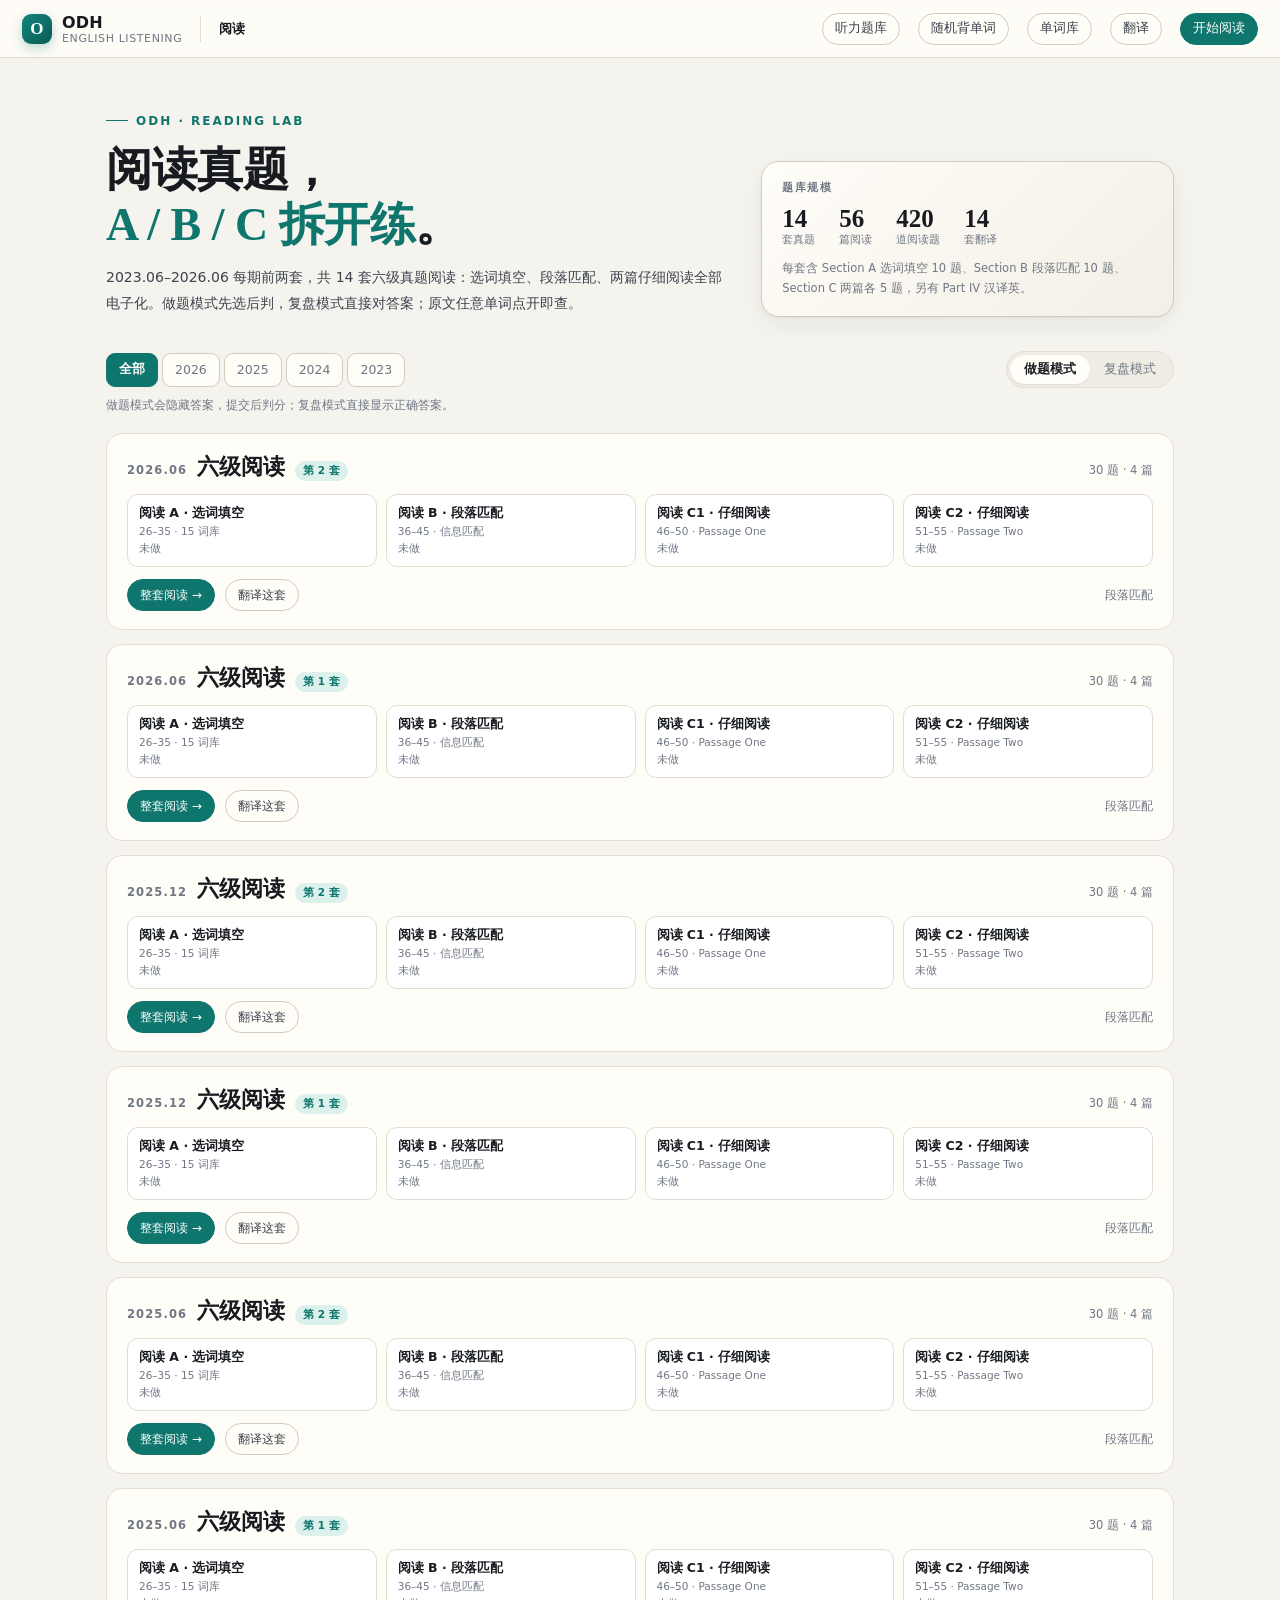
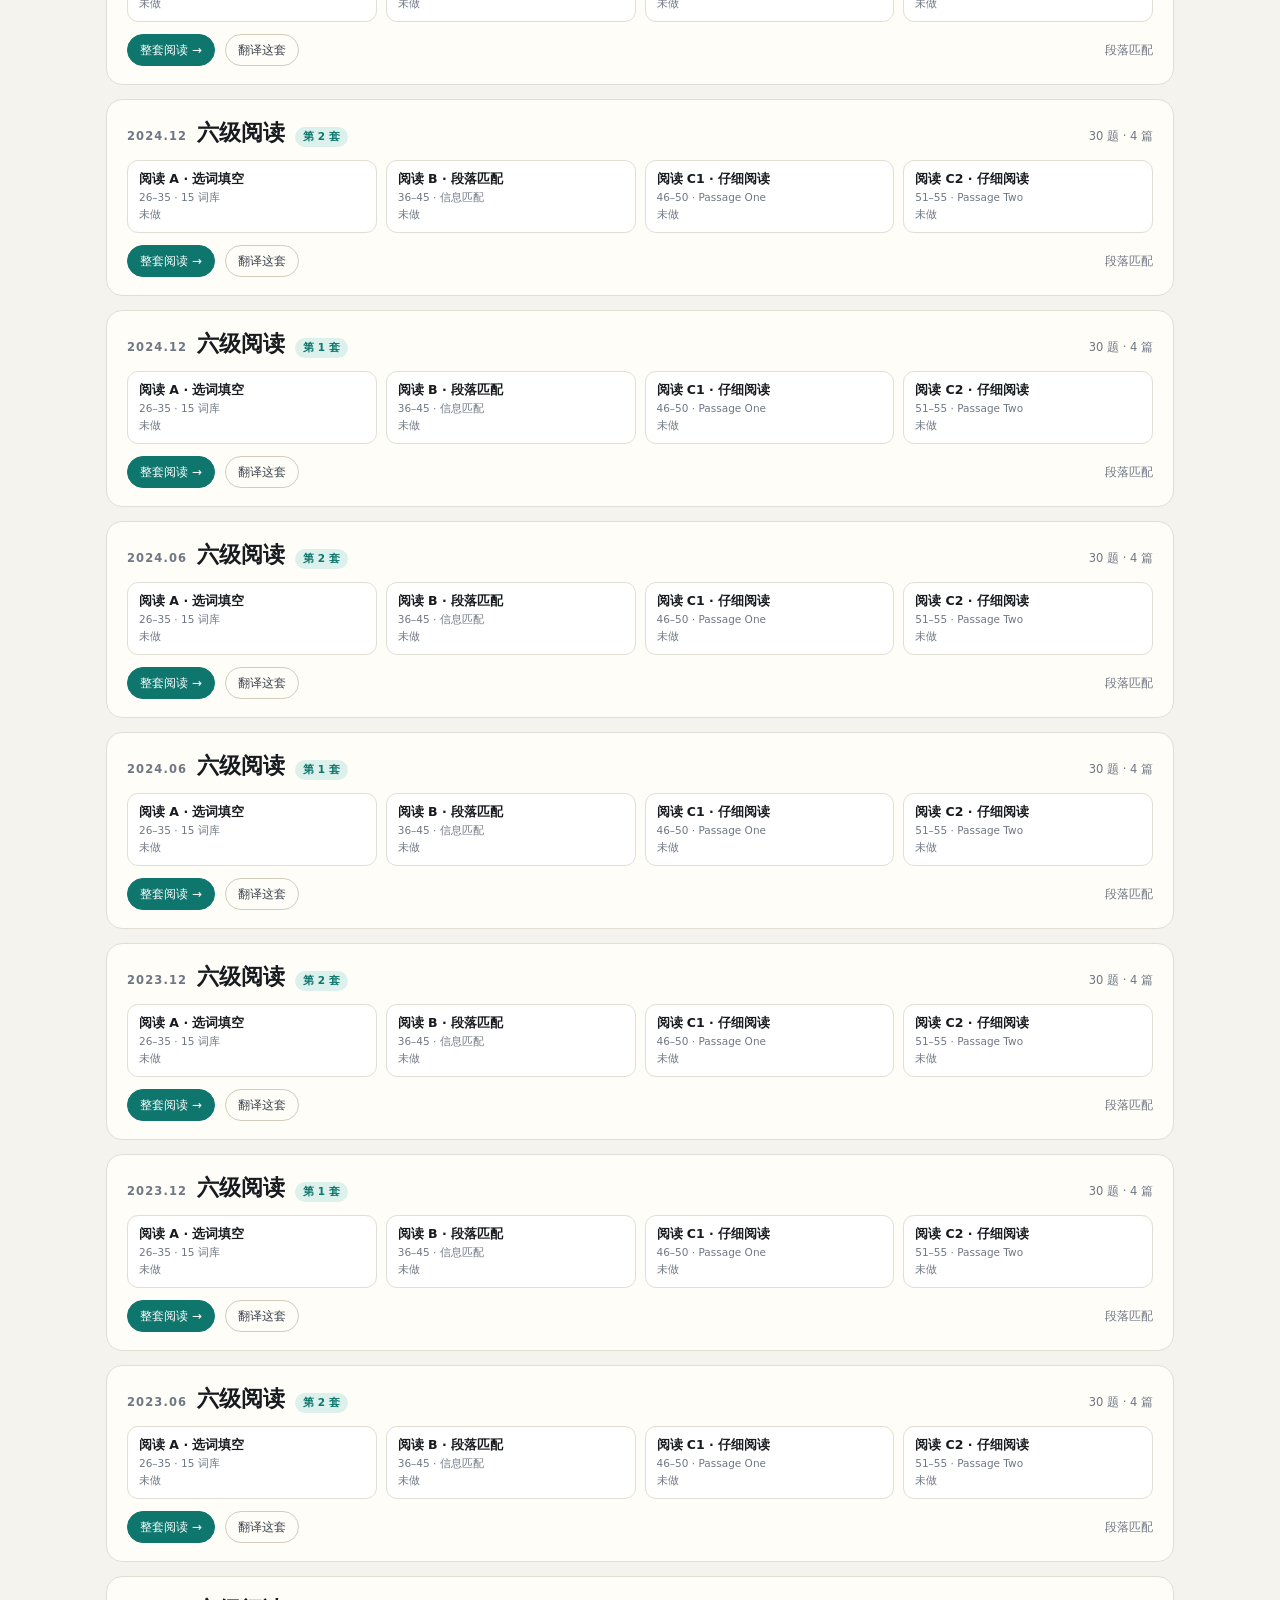
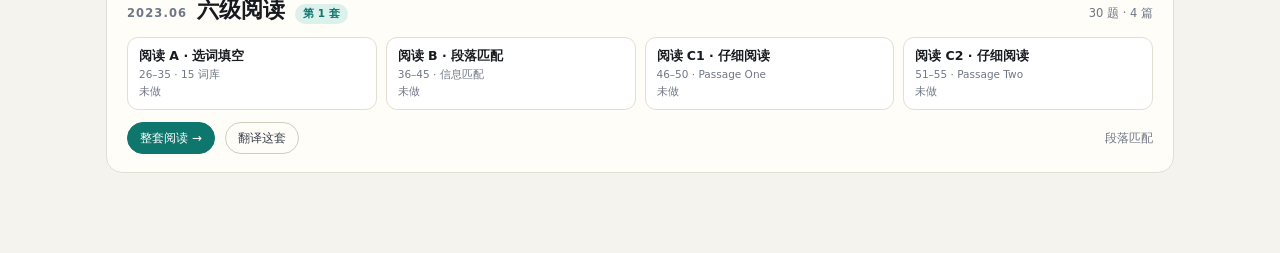
<file: reading.html>
<!DOCTYPE html>
<html lang="zh-CN">
<head>
<meta charset="UTF-8" />
<meta name="viewport" content="width=device-width, initial-scale=1" />
<title>阅读 · ODH 英语学习工具</title>
<link rel="icon" href="data:image/svg+xml,<svg xmlns='http://www.w3.org/2000/svg' viewBox='0 0 32 32'><rect width='32' height='32' rx='9' fill='%230f766e'/><text x='16' y='23' font-size='19' font-family='Georgia' fill='white' text-anchor='middle'>O</text></svg>" />
<link rel="stylesheet" href="assets/css/app.css" />
<style>
  body { overflow: auto; }
  .wrap { max-width: 1120px; margin: 0 auto; padding: 0 26px 80px; }
  .topbar { position: sticky; top: 0; }
  .head { padding: 48px 0 8px; display: grid; grid-template-columns: 1.2fr .8fr; gap: 36px; align-items: end; }
  .kicker { display: inline-flex; align-items: center; gap: 8px; font-size: 12px; letter-spacing: 2px; color: var(--accent); font-weight: 700; }
  .kicker::before { content: ""; width: 22px; height: 1px; background: var(--accent); }
  .head h1 { margin: 14px 0 12px; font-family: var(--serif); font-size: 46px; line-height: 1.2; letter-spacing: -.5px; }
  .head h1 em { font-style: normal; color: var(--accent); }
  .head p { margin: 0; color: var(--ink-soft); font-size: 14px; line-height: 1.9; max-width: 620px; }
  .side { background: linear-gradient(135deg, #fffdf8, #f3efe6); border: 1px solid var(--line-strong); border-radius: 18px; padding: 18px 20px; box-shadow: var(--shadow); }
  .side h4 { margin: 0 0 10px; font-size: 11px; letter-spacing: 1.5px; color: var(--muted); }
  .side .nums { display: flex; gap: 24px; flex-wrap: wrap; }
  .side b { font-family: var(--serif); font-size: 25px; }
  .side span { display: block; font-size: 10.5px; color: var(--muted); }
  .side .tip { margin-top: 12px; font-size: 11.5px; color: var(--muted); line-height: 1.7; }

  .toolbar { display: flex; align-items: center; gap: 10px; flex-wrap: wrap; margin: 26px 0 20px; }
  .yr { display: flex; gap: 4px; flex-wrap: wrap; }
  .yr button { height: 34px; padding: 0 12px; border-radius: 9px; border: 1px solid var(--line-strong); background: var(--bg-elev); font-size: 12.5px; color: var(--muted); }
  .yr button.on { background: var(--accent); border-color: var(--accent); color: #fff; font-weight: 700; }
  .modes { margin-left: auto; display: flex; padding: 3px; border-radius: 999px; background: var(--bg-deep); border: 1px solid var(--line); }
  .modes button { border: 0; background: transparent; padding: 6px 14px; border-radius: 999px; font-size: 12.5px; color: var(--muted); }
  .modes button.on { background: var(--bg-elev); color: var(--ink); font-weight: 700; box-shadow: 0 1px 2px rgba(0,0,0,.08); }
  .toolhint { font-size: 11.5px; color: var(--muted); margin: -10px 0 20px; }

  .sets { display: flex; flex-direction: column; gap: 14px; }
  .set-card { background: var(--bg-elev); border: 1px solid var(--line); border-radius: 16px; padding: 18px 20px; }
  .sc-top { display: flex; align-items: baseline; gap: 10px; flex-wrap: wrap; }
  .sc-top h3 { margin: 0; font-family: var(--serif); font-size: 22px; }
  .sc-top .date { font-size: 11.5px; letter-spacing: 1.1px; color: var(--muted); font-weight: 700; }
  .sc-top .setno { font-size: 10.5px; background: var(--accent-soft); color: var(--accent); border-radius: 99px; padding: 3px 8px; font-weight: 700; }
  .sc-top .sum { margin-left: auto; font-size: 11.5px; color: var(--muted); }
  .rows { margin-top: 12px; display: grid; grid-template-columns: repeat(4, minmax(0, 1fr)); gap: 9px; }
  .sec-row { border: 1px solid var(--line); border-radius: 11px; padding: 10px 11px; background: #fff; display: flex; flex-direction: column; gap: 3px; min-width: 0; }
  .sec-row:hover { border-color: var(--accent); }
  .sec-row .t { font-size: 12.5px; font-weight: 700; color: var(--ink); }
  .sec-row .r { font-size: 10.5px; color: var(--muted); }
  .sec-row .st { margin-top: auto; font-size: 10.5px; color: var(--muted); }
  .sec-row .st.done { color: var(--ok); font-weight: 700; }
  .sec-row .st.part { color: var(--gold); font-weight: 700; }
  .sc-foot { display: flex; align-items: center; gap: 10px; margin-top: 12px; flex-wrap: wrap; }
  .sc-foot .pill { height: 32px; font-size: 12px; }
  .sc-foot .muted { margin-left: auto; font-size: 11.5px; color: var(--muted); }
  .empty-card { border: 1px dashed var(--line-strong); border-radius: 14px; padding: 46px 20px; text-align: center; color: var(--muted); font-size: 13px; background: var(--bg-elev); }

  @media (max-width: 900px) {
    .head { grid-template-columns: 1fr; gap: 22px; padding-top: 40px; }
    .head h1 { font-size: 36px; }
    .rows { grid-template-columns: repeat(2, minmax(0, 1fr)); }
  }
  @media (max-width: 640px) {
    .wrap { padding: 0 16px 60px; }
    .head h1 { font-size: 31px; }
    .set-card { padding: 15px 14px; }
    .sc-top h3 { font-size: 20px; }
    .rows { gap: 7px; }
    .modes { margin-left: 0; }
    .toolbar { gap: 8px; }
  }
</style>
  <link rel="manifest" href="manifest.webmanifest" />
  <meta name="theme-color" content="#0f766e" />
  <link rel="apple-touch-icon" href="assets/icons/icon-192.png" />
  <script src="assets/js/pwa.js" defer></script>
</head>
<body>
  <header class="topbar">
    <a class="brand" href="index.html"><span class="mark">O</span><span>ODH<small>ENGLISH LISTENING</small></span></a>
    <span class="sep"></span>
    <div class="crumb"><b>阅读</b></div>
    <div class="spacer"></div>
    <a class="pill" href="sets.html">听力题库</a>
    <a class="pill" href="study.html">随机背单词</a>
    <a class="pill" href="words.html">单词库</a>
    <a class="pill" href="translate.html">翻译</a>
    <a class="pill primary" href="read.html?set=2026-06-1&sec=all&mode=practice">开始阅读</a>
  </header>

  <div class="wrap">
    <section class="head">
      <div>
        <div class="kicker">ODH · READING LAB</div>
        <h1>阅读真题，<br><em>A / B / C 拆开练</em>。</h1>
        <p>2023.06–2026.06 每期前两套，共 14 套六级真题阅读：选词填空、段落匹配、两篇仔细阅读全部电子化。做题模式先选后判，复盘模式直接对答案；原文任意单词点开即查。</p>
      </div>
      <aside class="side">
        <h4>题库规模</h4>
        <div class="nums">
          <div><b id="n-sets">0</b><span>套真题</span></div>
          <div><b id="n-pass">0</b><span>篇阅读</span></div>
          <div><b id="n-q">0</b><span>道阅读题</span></div>
          <div><b id="n-tr">0</b><span>套翻译</span></div>
        </div>
        <div class="tip">每套含 Section A 选词填空 10 题、Section B 段落匹配 10 题、Section C 两篇各 5 题，另有 Part IV 汉译英。</div>
      </aside>
    </section>

    <div class="toolbar">
      <div class="yr" id="yr-filter"></div>
      <div class="modes" id="mode-switch">
        <button data-mode="practice" class="on">做题模式</button>
        <button data-mode="review">复盘模式</button>
      </div>
    </div>
    <div class="toolhint" id="toolhint">做题模式会隐藏答案，提交后判分；复盘模式直接显示正确答案。</div>
    <div class="sets" id="sets"></div>
  </div>

  <script src="assets/js/data/reading.js"></script>
  <script>
    (function () {
      const DATA = (window.ODH_READING && window.ODH_READING.sets) || {};
      const META = (window.ODH_READING && window.ODH_READING.meta) || {};
      const READ_KEY = 'odh.read.v1';
      const ids = Object.keys(DATA).sort((a, b) => {
        const [ay, am, an] = a.split('-').map(Number);
        const [by, bm, bn] = b.split('-').map(Number);
        return by - ay || bm - am || bn - an;
      });
      let year = 'all';
      let mode = 'practice';
      const years = [...new Set(ids.map(x => x.split('-')[0]))].sort().reverse();

      function readStore() {
        try { return JSON.parse(localStorage.getItem(READ_KEY) || '{}'); } catch (e) { return {}; }
      }
      function sectionState(setId, key) {
        const rec = (readStore()[setId] || {})[key];
        if (!rec || !rec.submitted) return { cls: '', text: '未做' };
        const pct = rec.total ? Math.round(rec.right / rec.total * 100) : 0;
        return { cls: pct >= 80 ? 'done' : 'part', text: `正确率 ${pct}%` };
      }
      function secLink(setId, sec) {
        return `read.html?set=${encodeURIComponent(setId)}&sec=${sec}&mode=${mode}`;
      }
      function renderYears() {
        document.getElementById('yr-filter').innerHTML =
          `<button data-y="all" class="${year === 'all' ? 'on' : ''}">全部</button>` +
          years.map(y => `<button data-y="${y}" class="${year === y ? 'on' : ''}">${y}</button>`).join('');
      }
      function render() {
        renderYears();
        const list = ids.filter(id => year === 'all' || id.startsWith(year + '-'));
        const box = document.getElementById('sets');
        if (!list.length) { box.innerHTML = '<div class="empty-card">这个年份还没有阅读数据。</div>'; return; }
        box.innerHTML = list.map(id => {
          const d = DATA[id];
          const A = sectionState(id, 'A');
          const B = sectionState(id, 'B');
          const C1 = sectionState(id, 'C1');
          const C2 = sectionState(id, 'C2');
          const rows = [
            ['A', '阅读 A · 选词填空', `${d.A.answers ? '26–35' : ''} · 15 词库`, A],
            ['B', '阅读 B · 段落匹配', '36–45 · 信息匹配', B],
            ['C1', '阅读 C1 · 仔细阅读', '46–50 · Passage One', C1],
            ['C2', '阅读 C2 · 仔细阅读', '51–55 · Passage Two', C2],
          ];
          return `<article class="set-card">
            <div class="sc-top">
              <span class="date">${d.date.replace('-', '.')}</span>
              <h3>六级阅读</h3>
              <span class="setno">第 ${d.set} 套</span>
              <span class="sum">30 题 · 4 篇</span>
            </div>
            <div class="rows">${rows.map(([sec, t, r, st]) => `
              <a class="sec-row" href="${secLink(id, sec)}">
                <span class="t">${t}</span>
                <span class="r">${r}</span>
                <span class="st ${st.cls}">${st.text}</span>
              </a>`).join('')}</div>
            <div class="sc-foot">
              <a class="pill primary" href="${secLink(id, 'all')}">整套阅读 →</a>
              <a class="pill" href="translate.html?set=${encodeURIComponent(id)}">翻译这套</a>
              <a class="muted" href="${secLink(id, 'B')}">段落匹配</a>
            </div>
          </article>`;
        }).join('');
      }
      document.getElementById('yr-filter').addEventListener('click', e => {
        const b = e.target.closest('button[data-y]');
        if (!b) return;
        year = b.dataset.y;
        render();
      });
      document.getElementById('mode-switch').addEventListener('click', e => {
        const b = e.target.closest('button[data-mode]');
        if (!b) return;
        mode = b.dataset.mode;
        [...e.currentTarget.querySelectorAll('button')].forEach(x => x.classList.toggle('on', x === b));
        document.getElementById('toolhint').textContent = mode === 'practice'
          ? '做题模式会隐藏答案，提交后判分；复盘模式直接显示正确答案。'
          : '复盘模式直接显示正确答案，可对照原文逐题回看，也可继续修改答案重判。';
        render();
      });
      document.getElementById('n-sets').textContent = META.sets || ids.length;
      document.getElementById('n-pass').textContent = (META.sets || ids.length) * 4;
      document.getElementById('n-q').textContent = (META.sets || ids.length) * 30;
      document.getElementById('n-tr').textContent = META.sets || ids.length;
      render();
    })();
  </script>
</body>
</html>
</file>
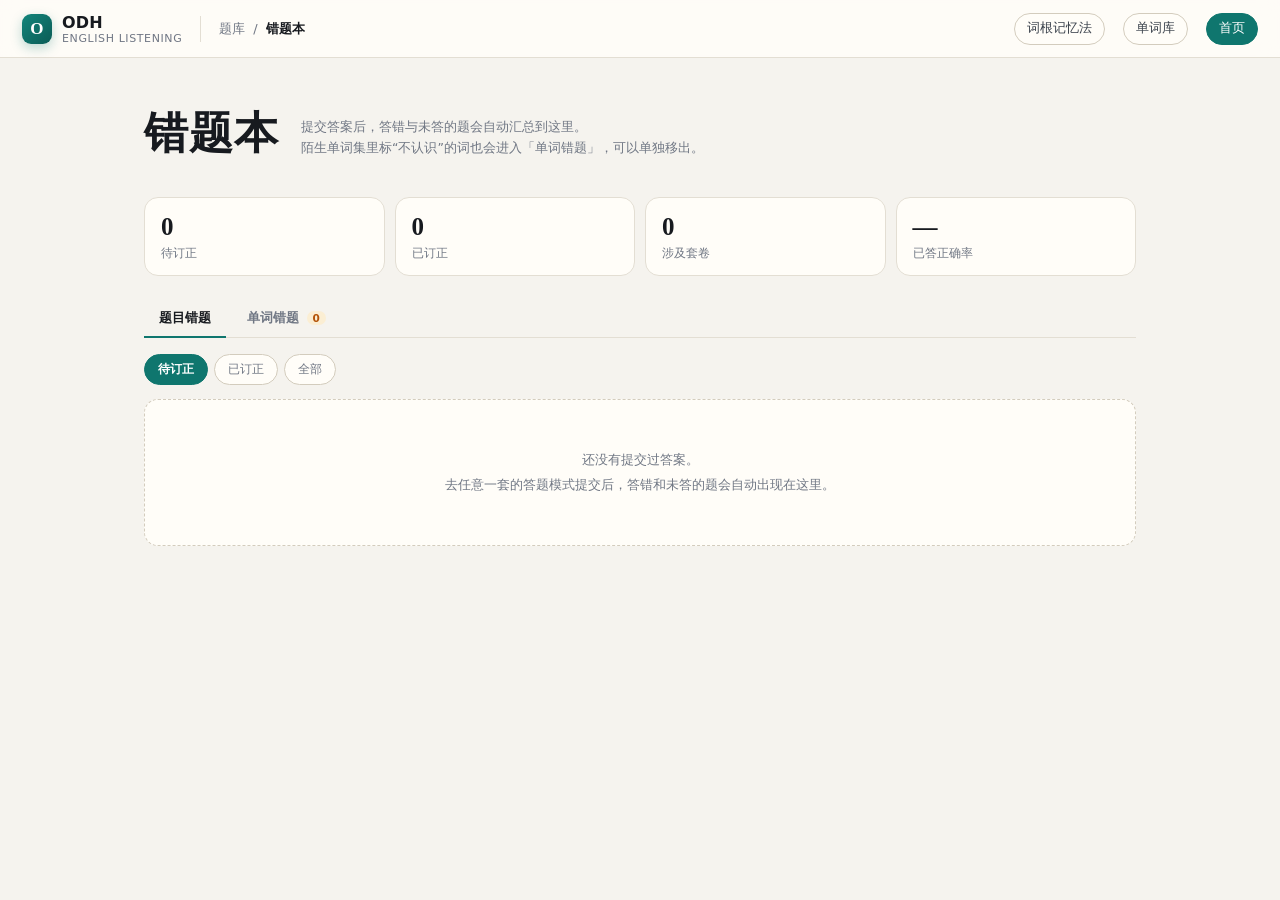
<file: review.html>
<!DOCTYPE html>
<html lang="zh-CN">
<head>
<meta charset="UTF-8" />
<meta name="viewport" content="width=device-width, initial-scale=1" />
<title>错题本 · ODH 英语学习工具</title>
<link rel="icon" href="data:image/svg+xml,<svg xmlns='http://www.w3.org/2000/svg' viewBox='0 0 32 32'><rect width='32' height='32' rx='9' fill='%230f766e'/><text x='16' y='23' font-size='19' font-family='Georgia' fill='white' text-anchor='middle'>O</text></svg>" />
<link rel="stylesheet" href="assets/css/app.css" />
<style>
  body { overflow: auto; }
  .wrap { max-width: 1040px; margin: 0 auto; padding: 0 24px 80px; }
  .topbar { position: sticky; top: 0; }
  .head { padding: 46px 0 14px; display: flex; align-items: flex-end; gap: 22px; flex-wrap: wrap; }
  .head h1 { margin: 0; font-family: var(--serif); font-size: 44px; letter-spacing: 1px; }
  .head .sub { font-size: 12.5px; color: var(--muted); line-height: 1.7; padding-bottom: 5px; }
  .head .sub b { color: var(--ink); }

  .summary { display: grid; grid-template-columns: repeat(4, minmax(0, 1fr)); gap: 10px; margin: 20px 0 24px; }
  .sum-card { background: var(--bg-elev); border: 1px solid var(--line); border-radius: 14px; padding: 14px 16px; }
  .sum-card b { display: block; font-family: var(--serif); font-size: 25px; line-height: 1.2; }
  .sum-card span { font-size: 11.5px; color: var(--muted); }

  .tabs { display: flex; gap: 6px; border-bottom: 1px solid var(--line); margin: 18px 0 16px; }
  .tab {
    border: 0; background: transparent; padding: 9px 15px; font-size: 13px; color: var(--muted);
    border-bottom: 2px solid transparent; margin-bottom: -1px; font-weight: 600;
  }
  .tab.on { color: var(--ink); border-bottom-color: var(--accent); }
  .tab b { display: inline-block; min-width: 18px; padding: 1px 6px; margin-left: 3px; border-radius: 99px; background: var(--gold-soft); color: var(--gold); font-size: 10.5px; }
  .filters { display: flex; gap: 6px; margin-bottom: 14px; flex-wrap: wrap; }
  .filters button {
    border: 1px solid var(--line-strong); background: var(--bg-elev); color: var(--muted);
    border-radius: 999px; padding: 6px 13px; font-size: 12px;
  }
  .filters button.on { background: var(--accent); border-color: var(--accent); color: #fff; font-weight: 600; }

  .r-list { display: flex; flex-direction: column; gap: 12px; }
  .r-card { background: var(--bg-elev); border: 1px solid var(--line); border-radius: 14px; padding: 15px 17px; }
  .r-card.is-fixed { opacity: .82; }
  .r-top { display: flex; align-items: center; gap: 8px; flex-wrap: wrap; font-size: 11.5px; color: var(--muted); }
  .r-set { font-weight: 700; color: var(--ink-soft); }
  .r-badge { border-radius: 999px; padding: 2px 8px; font-weight: 700; background: var(--bg-deep); color: var(--muted); }
  .r-badge.bad { background: #f7e6e2; color: #a23b2a; }
  .r-badge.ok { background: var(--accent-soft); color: var(--accent); }
  .r-stem { font-family: var(--serif); font-size: 16px; line-height: 1.65; margin: 9px 0 9px; }
  .r-opts { display: grid; grid-template-columns: 1fr 1fr; gap: 6px; }
  .r-opt { border: 1px solid var(--line); border-radius: 9px; padding: 6px 9px; font-size: 12.5px; line-height: 1.55; color: var(--ink-soft); }
  .r-opt .k { font-weight: 700; margin-right: 5px; color: var(--muted); }
  .r-opt.right { border-color: var(--accent); background: var(--accent-soft); color: var(--ink); }
  .r-opt.right .k { color: var(--accent); }
  .r-opt.wrong { border-color: #d8a79c; background: #fdf2ef; color: #8d3a2b; }
  .r-opt.wrong .k { color: #a23b2a; }
  .r-src {
    margin-top: 10px; padding: 8px 11px; border-left: 3px solid var(--line-strong);
    font-family: var(--serif); font-size: 12.5px; line-height: 1.7; color: #5c626c;
    display: -webkit-box; -webkit-line-clamp: 2; -webkit-box-orient: vertical; overflow: hidden;
  }
  .r-foot { display: flex; align-items: center; gap: 10px; flex-wrap: wrap; margin-top: 11px; font-size: 12px; color: var(--muted); }
  .r-foot b { color: var(--ink-soft); }
  .r-foot b.good { color: var(--accent); }
  .r-actions { margin-left: auto; display: flex; gap: 6px; flex-wrap: wrap; }
  .r-actions a, .r-actions button {
    border: 1px solid var(--line-strong); background: transparent; color: var(--muted);
    border-radius: 8px; padding: 5px 10px; font-size: 11.5px; text-decoration: none;
  }
  .r-actions a { color: var(--accent); border-color: var(--accent); }
  .r-actions button:hover { border-color: var(--accent); color: var(--accent); }
  .w-list { display: flex; flex-direction: column; gap: 10px; }
  .w-card { background: var(--bg-elev); border: 1px solid var(--line); border-radius: 14px; padding: 14px 16px; }
  .w-top { display: flex; align-items: baseline; gap: 8px; flex-wrap: wrap; }
  .w-word { font-family: var(--serif); font-size: 21px; font-weight: 700; }
  .w-pos { font-size: 11px; color: var(--accent); font-style: italic; }
  .w-set { margin-left: auto; font-size: 10.5px; color: var(--muted); background: var(--bg-deep); border-radius: 99px; padding: 2px 8px; }
  .w-count { font-size: 10.5px; color: var(--danger); background: #fbeaea; border-radius: 99px; padding: 2px 8px; font-weight: 700; }
  .w-mean { margin-top: 6px; font-size: 13px; line-height: 1.75; color: var(--ink-soft); }
  .w-sent { margin-top: 8px; padding-left: 10px; border-left: 3px solid var(--line-strong); font-family: var(--serif); font-size: 13px; line-height: 1.75; color: #5c626c; }
  .w-cn { margin-top: 4px; font-size: 12px; line-height: 1.7; color: var(--muted); }
  .w-foot { display: flex; gap: 8px; margin-top: 10px; align-items: center; }
  .w-foot a, .w-foot button {
    border: 1px solid var(--line-strong); background: transparent; color: var(--muted);
    border-radius: 8px; padding: 4px 9px; font-size: 11.5px; text-decoration: none;
  }
  .w-foot a { color: var(--accent); border-color: var(--accent); }
  .w-foot button { margin-left: auto; }
  .w-foot button:hover { border-color: var(--danger); color: var(--danger); }
  .empty-card {
    border: 1px dashed var(--line-strong); border-radius: 14px; padding: 48px 20px; text-align: center;
    color: var(--muted); font-size: 13px; line-height: 1.9; background: var(--bg-elev);
  }
  @media (max-width: 640px) {
    .head { padding-top: 28px; }
    .head h1 { font-size: 34px; }
    .summary { grid-template-columns: 1fr 1fr; }
    .r-opts { grid-template-columns: 1fr; }
    .r-actions { margin-left: 0; width: 100%; }
  }
</style>
  <link rel="manifest" href="manifest.webmanifest" />
  <meta name="theme-color" content="#0f766e" />
  <link rel="apple-touch-icon" href="assets/icons/icon-192.png" />
  <script src="assets/js/pwa.js" defer></script>
</head>
<body>
  <header class="topbar">
    <a class="brand" href="index.html">
      <span class="mark">O</span>
      <span>ODH<small>ENGLISH LISTENING</small></span>
    </a>
    <span class="sep"></span>
    <div class="crumb"><a href="index.html">题库</a><span>/</span><b>错题本</b></div>
    <div class="spacer"></div>
    <a class="pill" href="roots.html">词根记忆法</a>
    <a class="pill" href="words.html">单词库</a>
    <a class="pill primary" href="index.html">首页</a>
  </header>

  <div class="wrap">
    <div class="head">
      <h1>错题本</h1>
      <div class="sub">提交答案后，答错与未答的题会自动汇总到这里。<br>陌生单词集里标“不认识”的词也会进入「单词错题」，可以单独移出。</div>
    </div>

    <div class="summary">
      <div class="sum-card"><b id="sum-pending">0</b><span>待订正</span></div>
      <div class="sum-card"><b id="sum-fixed">0</b><span>已订正</span></div>
      <div class="sum-card"><b id="sum-sets">0</b><span>涉及套卷</span></div>
      <div class="sum-card"><b id="sum-acc">—</b><span>已答正确率</span></div>
    </div>

    <div class="tabs" id="rtabs">
      <button class="tab on" data-tab="q">题目错题</button>
      <button class="tab" data-tab="w">单词错题 <b id="word-tab-count">0</b></button>
    </div>

    <div id="q-view">
      <div class="filters" id="filters">
        <button class="on" data-view="pending">待订正</button>
        <button data-view="fixed">已订正</button>
        <button data-view="all">全部</button>
      </div>

      <div class="r-list" id="list"></div>
    </div>

    <div id="w-view" style="display:none">
      <div class="w-list" id="word-list"></div>
    </div>
  </div>

  <script src="assets/js/data/all_sets.js"></script>
  <script>
  (function () {
    const SETS = window.ODH_SETS || {};
    const FIXED_KEY = 'odh.fixed.v1';
    const WORD_WRONG_KEY = 'odh.wordwrong.v1';
    const $ = s => document.querySelector(s);
    const esc = s => String(s == null ? '' : s).replace(/&/g, '&amp;').replace(/</g, '&lt;').replace(/>/g, '&gt;');
    const fmt = t => {
      t = Math.max(0, Math.floor(t || 0));
      return String(Math.floor(t / 60)).padStart(2, '0') + ':' + String(t % 60).padStart(2, '0');
    };
    const byTime = (a, b) => {
      const ao = a.order || 0, bo = b.order || 0;
      return (Math.floor(bo / 100) - Math.floor(ao / 100)) || (ao - bo);
    };
    const readJSON = k => { try { return JSON.parse(localStorage.getItem(k) || '{}'); } catch (e) { return {}; } };
    const fixedStore = () => readJSON(FIXED_KEY);
    const saveFixed = o => localStorage.setItem(FIXED_KEY, JSON.stringify(o));
    let view = 'pending';
    let tab = 'q';

    function switchView() {
      $('#q-view').style.display = tab === 'q' ? 'block' : 'none';
      $('#w-view').style.display = tab === 'w' ? 'block' : 'none';
      document.querySelectorAll('#rtabs .tab').forEach(x => x.classList.toggle('on', x.dataset.tab === tab));
    }

    function renderWords() {
      const store = readJSON(WORD_WRONG_KEY);
      const list = Object.keys(store).map(w => Object.assign({ w }, store[w]))
        .sort((a, b) => (b.lastAt || 0) - (a.lastAt || 0));
      $('#word-tab-count').textContent = list.length;
      if (!list.length) {
        $('#word-list').innerHTML = '<div class="empty-card">还没有单词错题。<br>去某套的「陌生单词集」里把不会的词选成“不认识”，就会出现在这里。</div>';
        return;
      }
      $('#word-list').innerHTML = list.map(x => `<article class="w-card">
        <div class="w-top">
          <span class="w-word">${esc(x.w)}</span>
          ${x.pos ? `<span class="w-pos">${esc(x.pos)}</span>` : ''}
          ${x.lemma ? `<span class="w-pos">原形 · ${esc(x.lemma)}</span>` : ''}
          <span class="w-set">${esc(x.setTitle || x.set || '')}</span>
          <span class="w-count">错 ${x.count || 1} 次</span>
        </div>
        ${x.meaning ? `<div class="w-mean">${esc(x.meaning)}</div>` : '<div class="w-mean">离线词库未收录</div>'}
        ${x.sentence ? `<div class="w-sent">${esc(x.sentence)}</div>` : ''}
        ${x.zh ? `<div class="w-cn">${esc(x.zh)}</div>` : ''}
        <div class="w-foot">
          ${x.set ? `<a href="setwords.html?set=${encodeURIComponent(x.set)}">去该套陌生词</a>` : ''}
          <button data-word-remove="${esc(x.w)}">移出单词错题</button>
        </div>
      </article>`).join('');
    }

    function collect() {
      const fixed = fixedStore();
      const items = [];
      let answered = 0, right = 0, submittedSets = 0;
      Object.values(SETS).sort(byTime).forEach(s => {
        const submitted = localStorage.getItem('odh.submitted.' + s.id) === '1';
        const ans = readJSON('odh.answer.' + s.id);
        if (submitted) submittedSets++;
        s.parts.forEach(p => {
          const type = p.section === 'A' ? '长对话' : (p.section === 'B' ? '听力篇章' : '讲座/讲话');
          const ss = p.paragraphs.flatMap(x => x.sentences);
          p.questions.forEach(q => {
            const sel = ans[q.no];
            if (submitted) {
              if (sel) answered++;
              if (sel === q.answerKey) right++;
              if (sel !== q.answerKey) {
                const key = s.id + ':' + q.no;
                const ev = ss[q.evidenceStart != null ? q.evidenceStart : q.evidenceSentence];
                items.push({ s, p, q, sel, type, fixed: !!fixed[key], key, evTime: ev ? ev.start : null });
              }
            }
          });
        });
      });
      items.sort((a, b) => byTime(a.s, b.s) || a.q.no - b.q.no);
      return { items, answered, right, submittedSets, fixed };
    }

    function render() {
      renderWords();
      switchView();
      const data = collect();
      const pending = data.items.filter(x => !x.fixed);
      const fixedCount = data.items.filter(x => x.fixed).length;
      $('#sum-pending').textContent = pending.length;
      $('#sum-fixed').textContent = fixedCount;
      $('#sum-sets').textContent = new Set(pending.map(x => x.s.id)).size;
      $('#sum-acc').textContent = data.answered ? Math.round(data.right / data.answered * 100) + '%' : '—';

      let list = data.items;
      if (view === 'pending') list = pending;
      else if (view === 'fixed') list = data.items.filter(x => x.fixed);

      if (!data.submittedSets) {
        $('#list').innerHTML = '<div class="empty-card">还没有提交过答案。<br>去任意一套的答题模式提交后，答错和未答的题会自动出现在这里。</div>';
        return;
      }
      if (!list.length) {
        $('#list').innerHTML = `<div class="empty-card">${view === 'fixed' ? '还没有已订正的题目。' : '这一栏已经清空了，继续保持。'}</div>`;
        return;
      }

      $('#list').innerHTML = list.map(x => {
        const status = x.fixed ? '已订正' : (x.sel ? '答错' : '未答');
        const badge = x.fixed ? 'ok' : (x.sel ? 'bad' : '');
        const opts = x.q.options.map(o => {
          let cls = 'r-opt';
          if (o.key === x.q.answerKey) cls += ' right';
          else if (o.key === x.sel) cls += ' wrong';
          return `<div class="${cls}"><span class="k">${o.key}</span>${esc(o.text)}</div>`;
        }).join('');
        return `<article class="r-card ${x.fixed ? 'is-fixed' : ''}">
          <div class="r-top">
            <span class="r-set">${esc(x.s.short || x.s.title)}</span>
            <span>Q${x.q.no}</span>
            <span>Section ${x.p.section} · ${x.type}</span>
            ${x.evTime != null ? `<span>证据 ${fmt(x.evTime)}</span>` : ''}
            <span class="r-badge ${badge}">${status}</span>
          </div>
          <div class="r-stem">${esc(x.q.stem)}</div>
          <div class="r-opts">${opts}</div>
          ${x.q.evidenceEn ? `<div class="r-src">${esc(x.q.evidenceEn)}</div>` : ''}
          <div class="r-foot">
            <span>你的答案 <b>${x.sel || '—'}</b> · 正确答案 <b class="good">${x.q.answerKey}</b>${x.q.answerText ? ' · ' + esc(x.q.answerText) : ''}</span>
            <div class="r-actions">
              <a href="practice.html?set=${x.s.id}&q=${x.q.no}">去精听</a>
              <button data-fix="${x.key}">${x.fixed ? '撤销订正' : '标为已订正'}</button>
            </div>
          </div>
        </article>`;
      }).join('');
    }

    $('#rtabs').addEventListener('click', e => {
      const b = e.target.closest('[data-tab]');
      if (!b) return;
      tab = b.dataset.tab;
      render();
    });

    $('#word-list').addEventListener('click', e => {
      const b = e.target.closest('[data-word-remove]');
      if (!b) return;
      const store = readJSON(WORD_WRONG_KEY);
      delete store[b.dataset.wordRemove];
      localStorage.setItem(WORD_WRONG_KEY, JSON.stringify(store));
      render();
    });

    $('#filters').addEventListener('click', e => {
      const b = e.target.closest('[data-view]');
      if (!b) return;
      view = b.dataset.view;
      document.querySelectorAll('#filters button').forEach(x => x.classList.toggle('on', x === b));
      render();
    });

    $('#list').addEventListener('click', e => {
      const b = e.target.closest('[data-fix]');
      if (!b) return;
      const key = b.dataset.fix;
      const fixed = fixedStore();
      if (fixed[key]) delete fixed[key];
      else fixed[key] = Date.now();
      saveFixed(fixed);
      render();
    });

    render();
  })();
  </script>
</body>
</html>
</file>
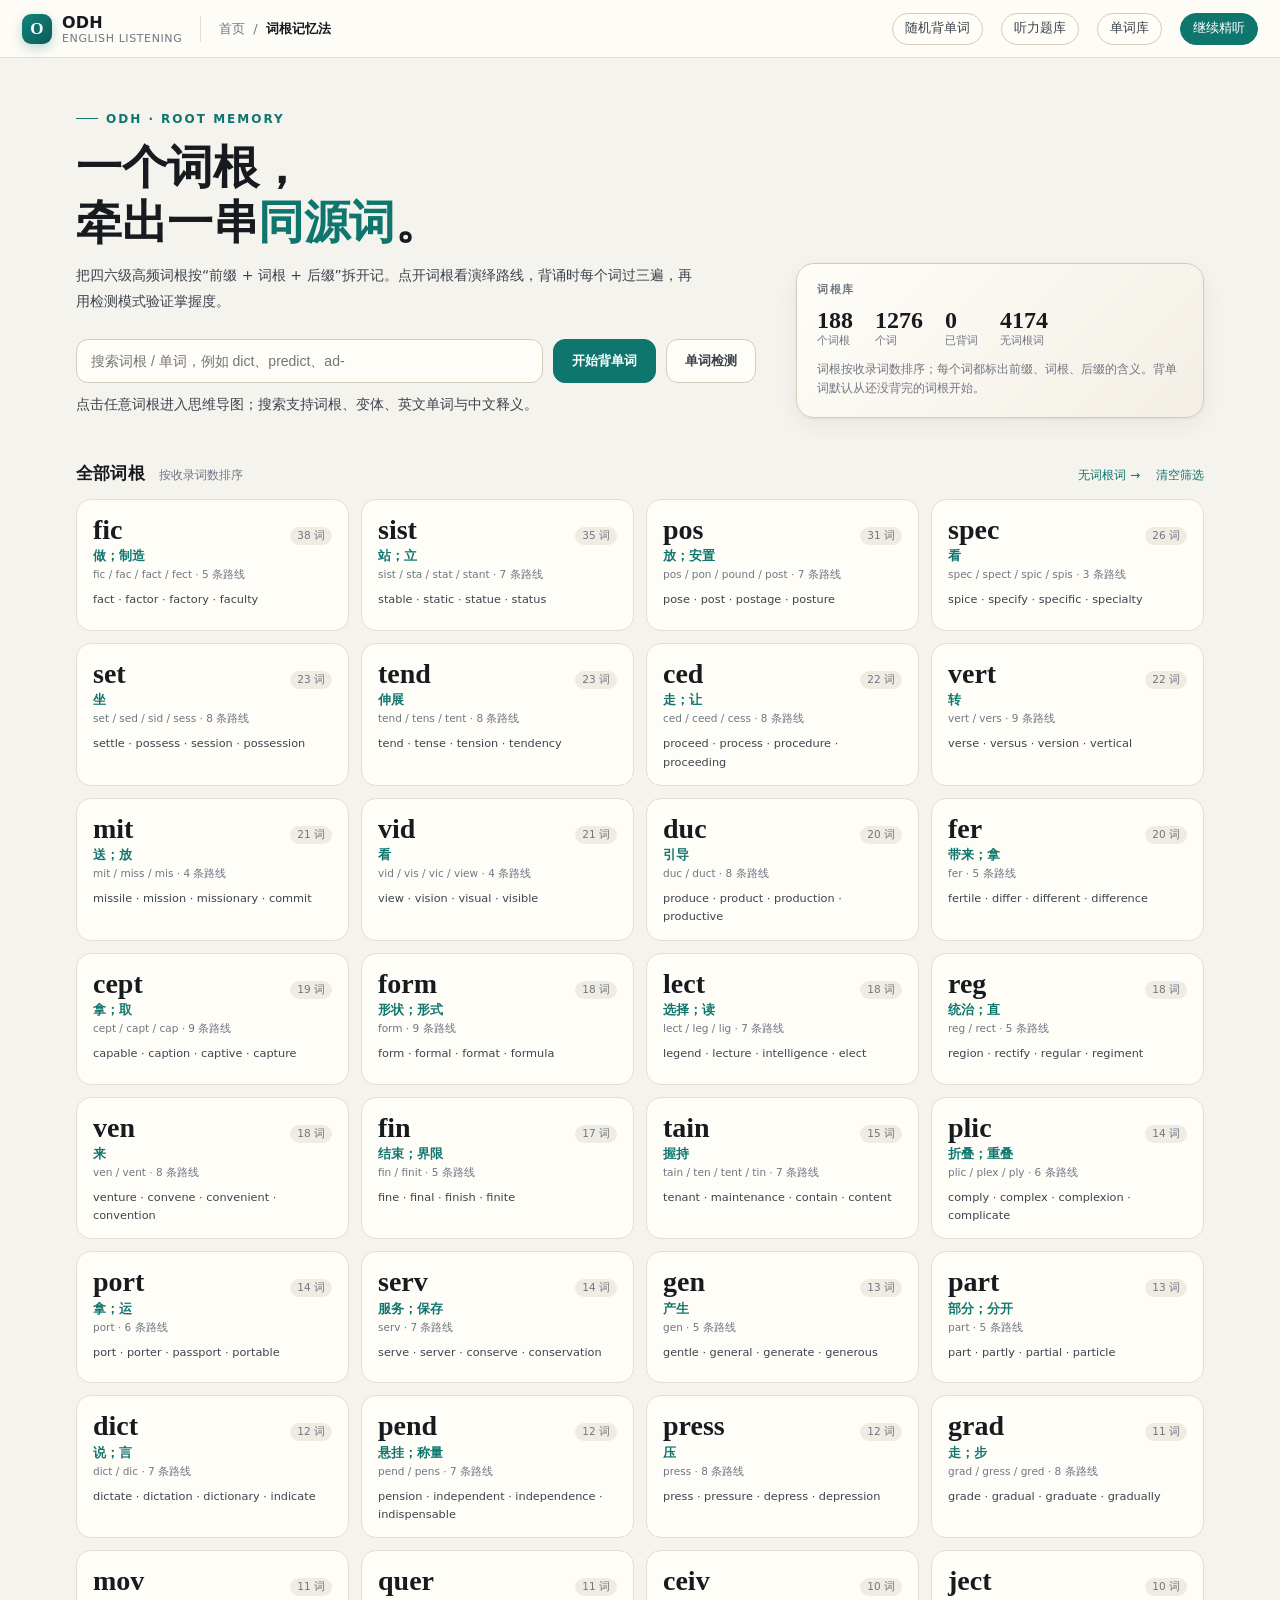
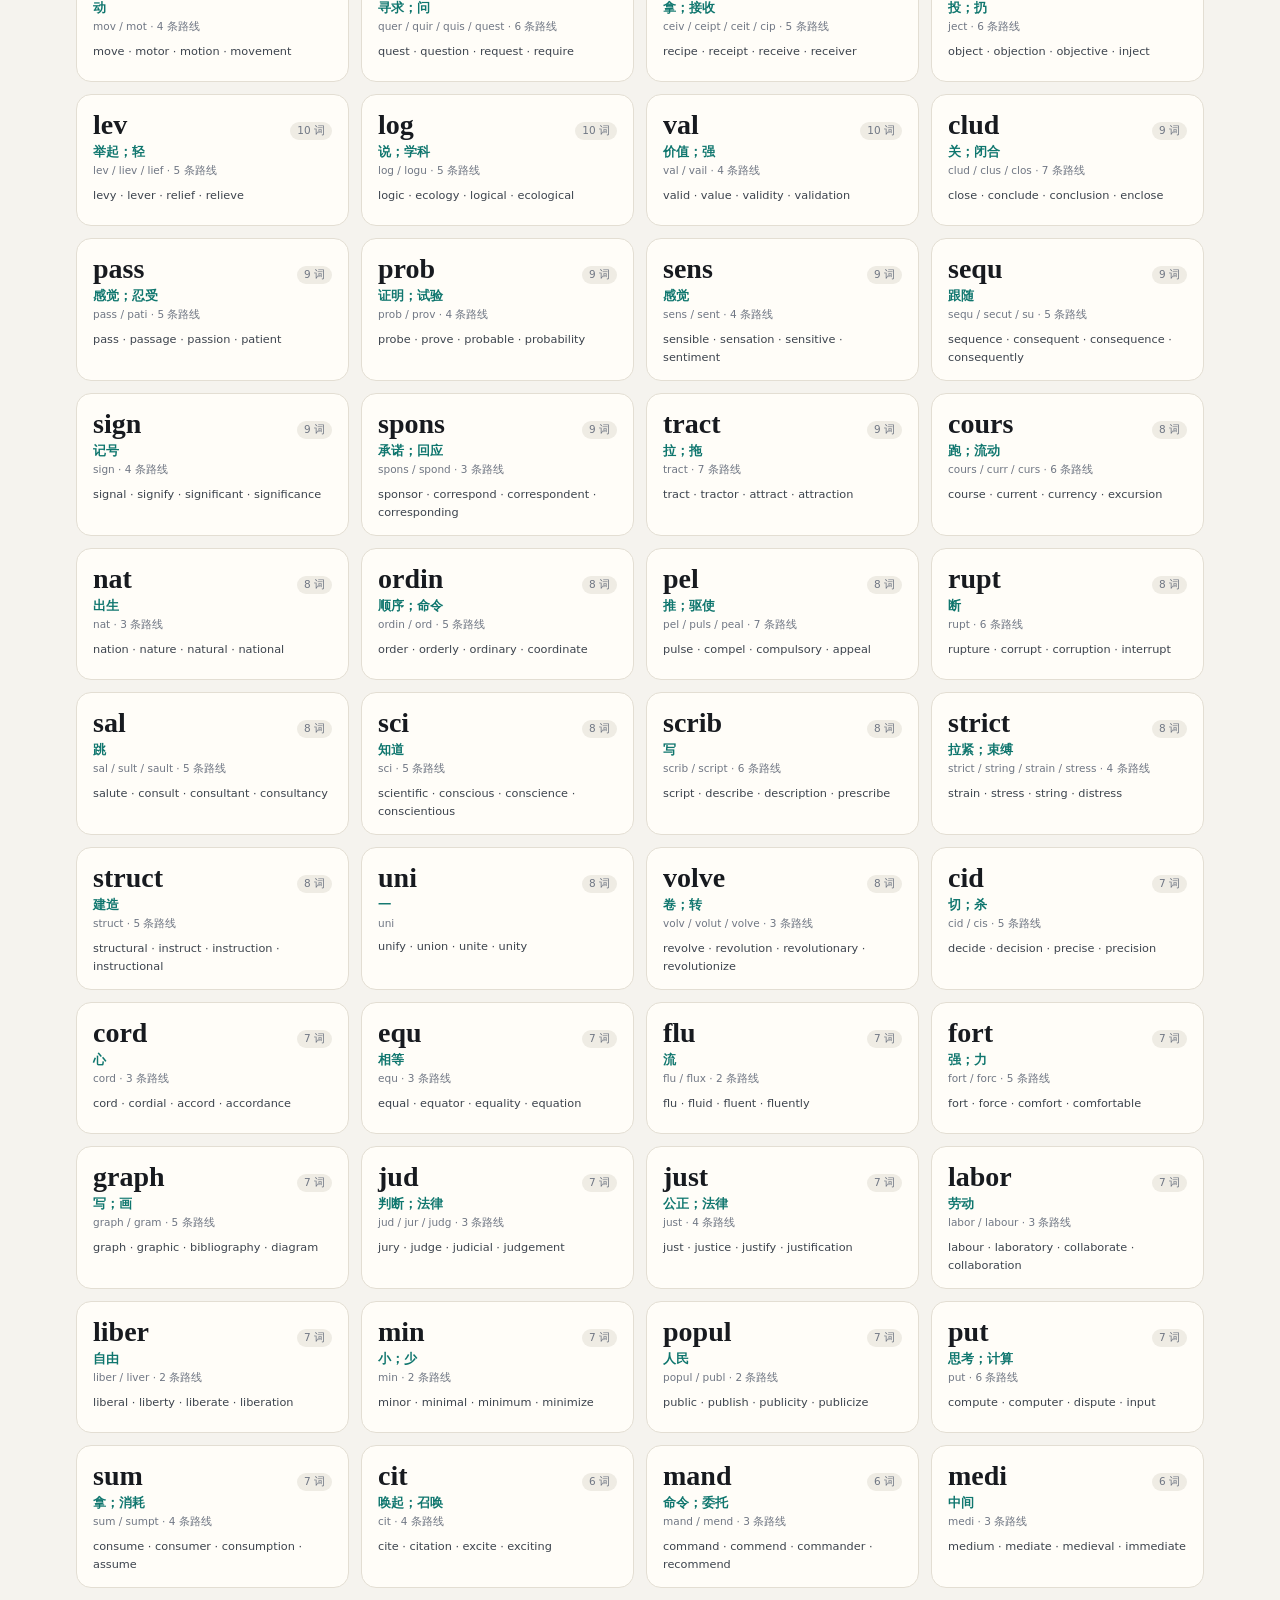
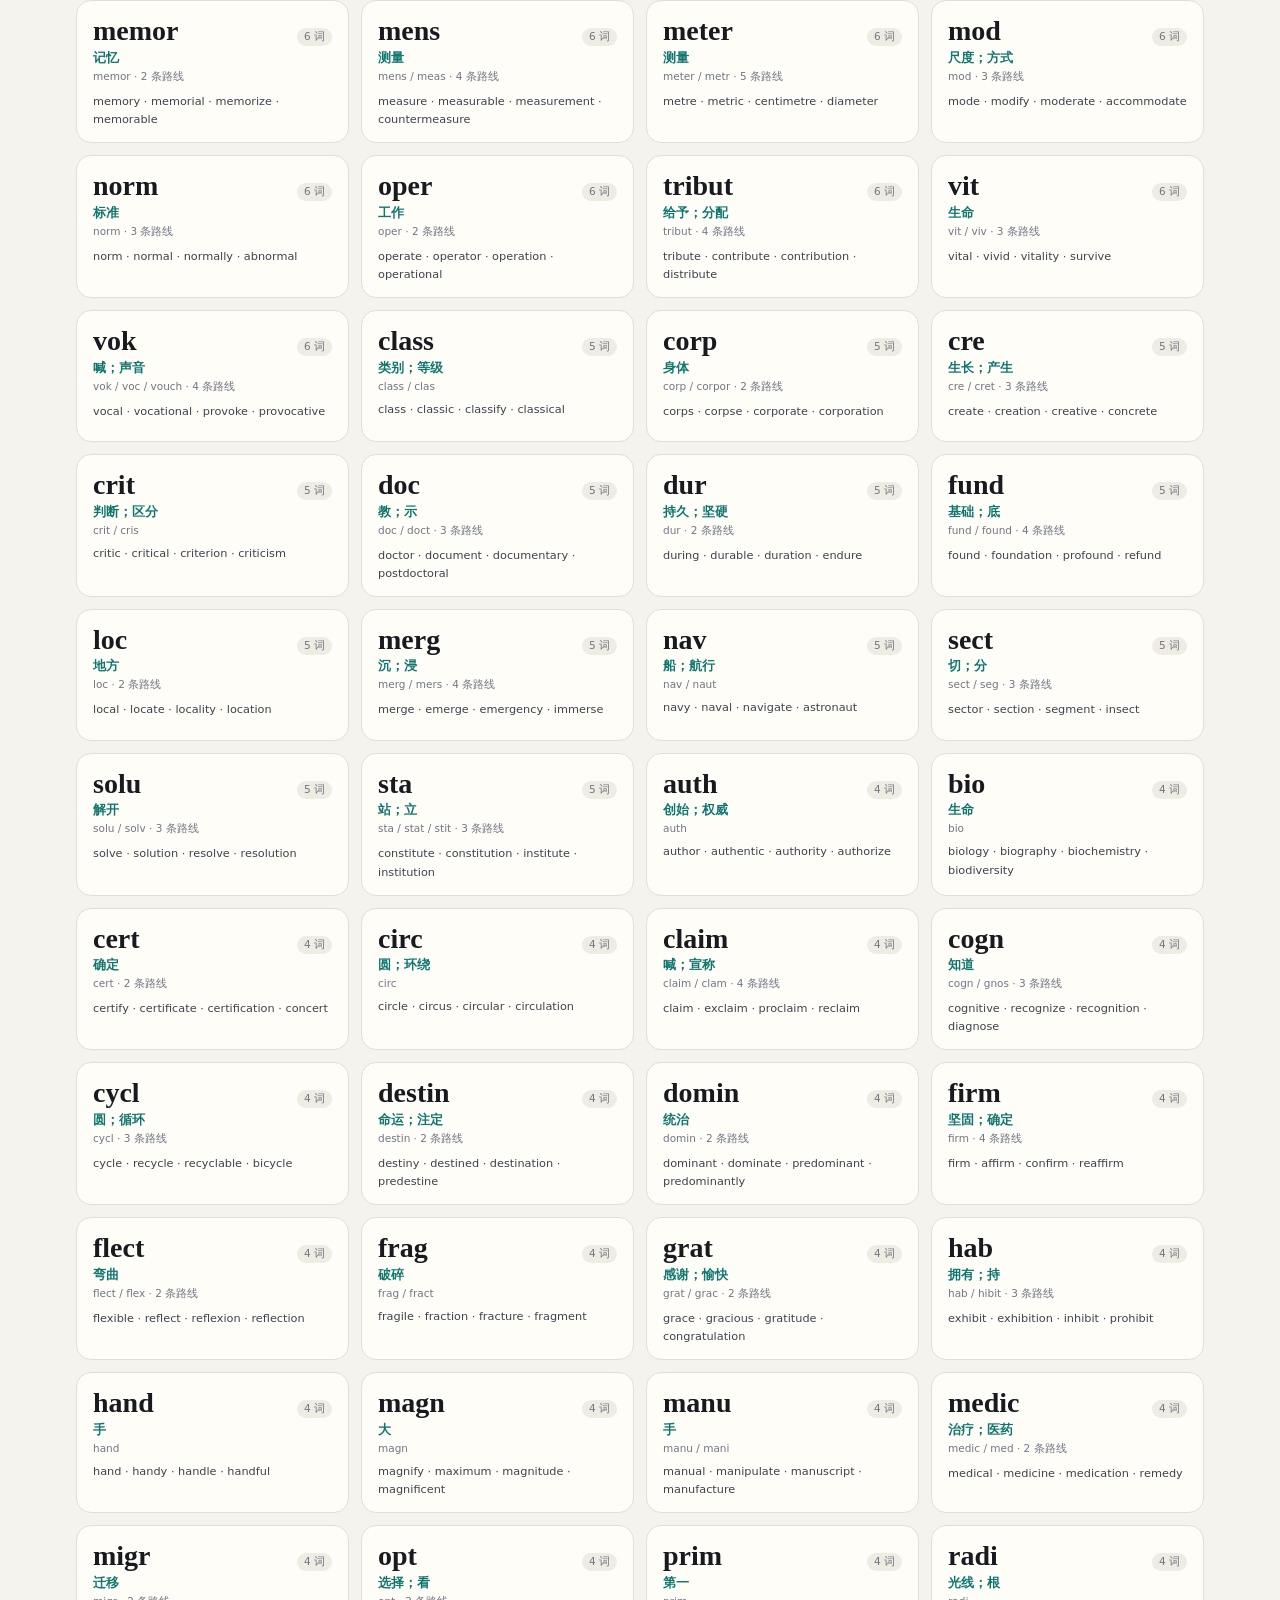
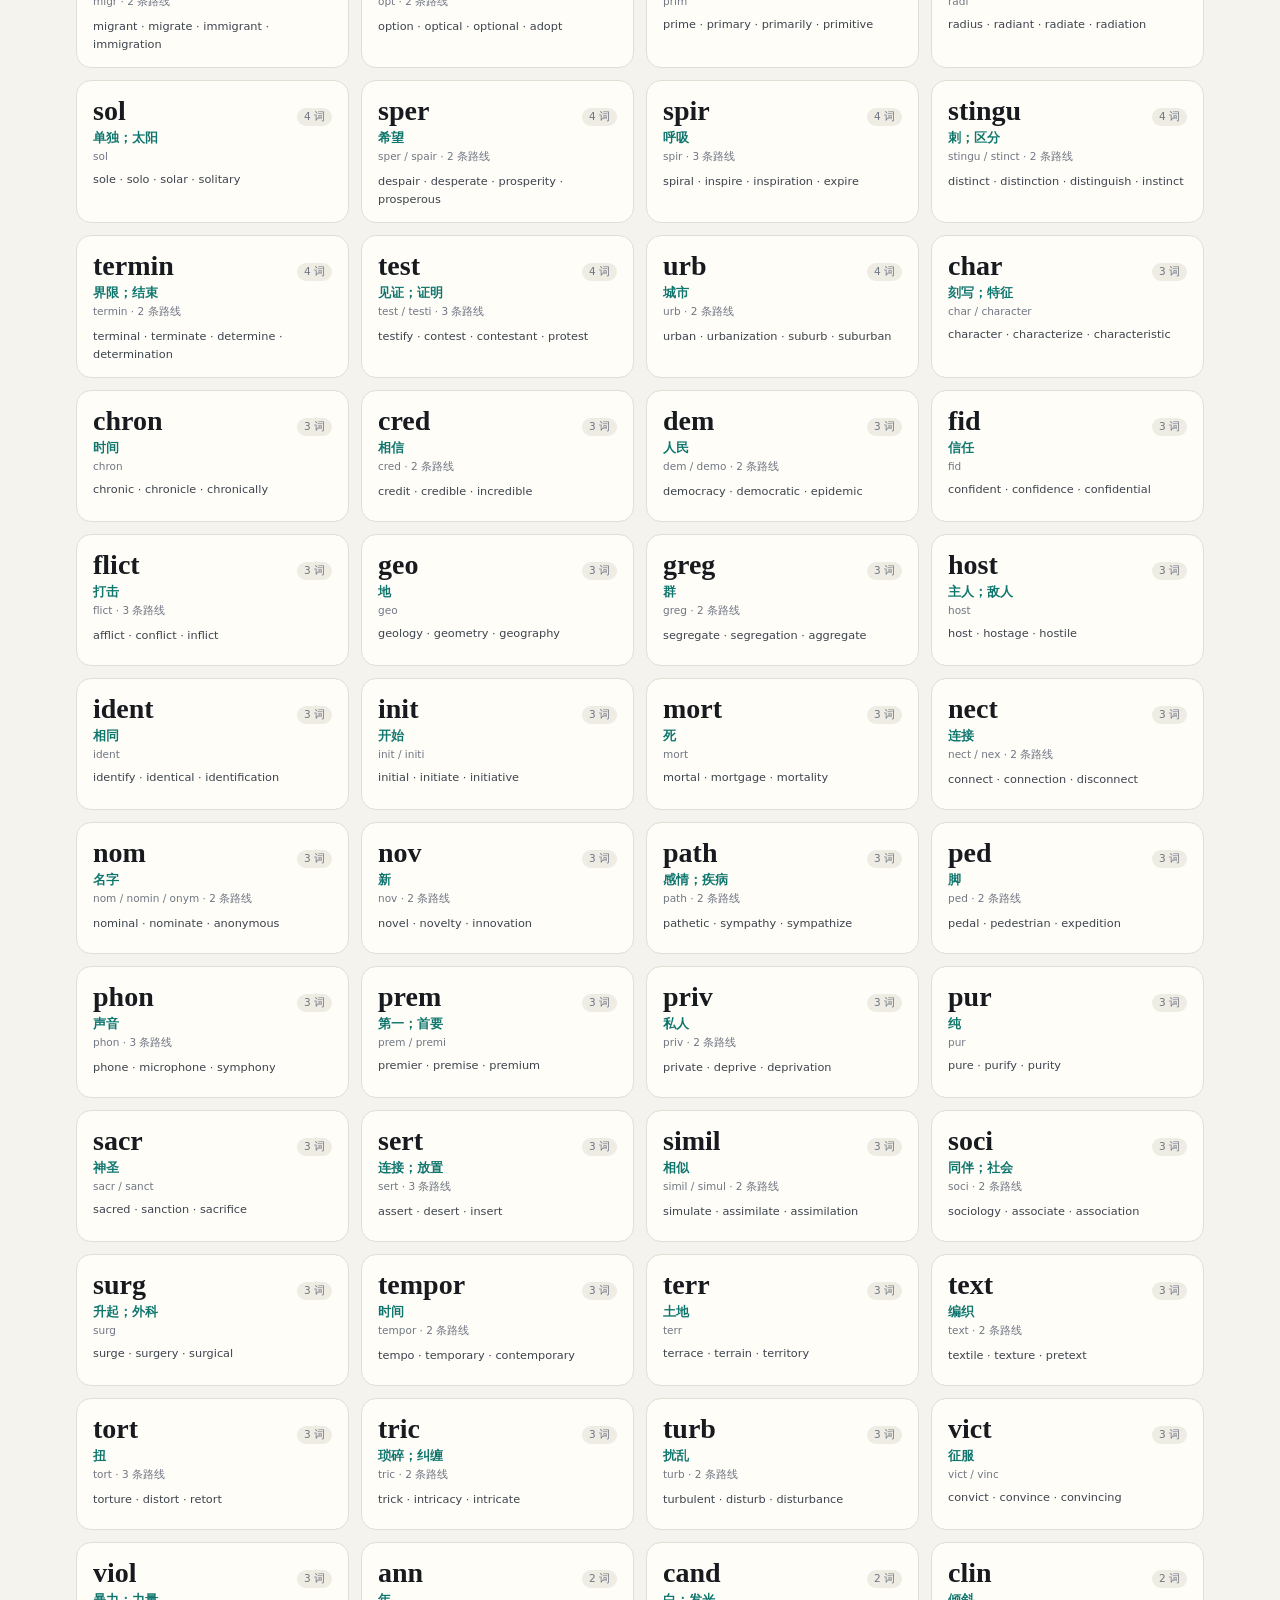
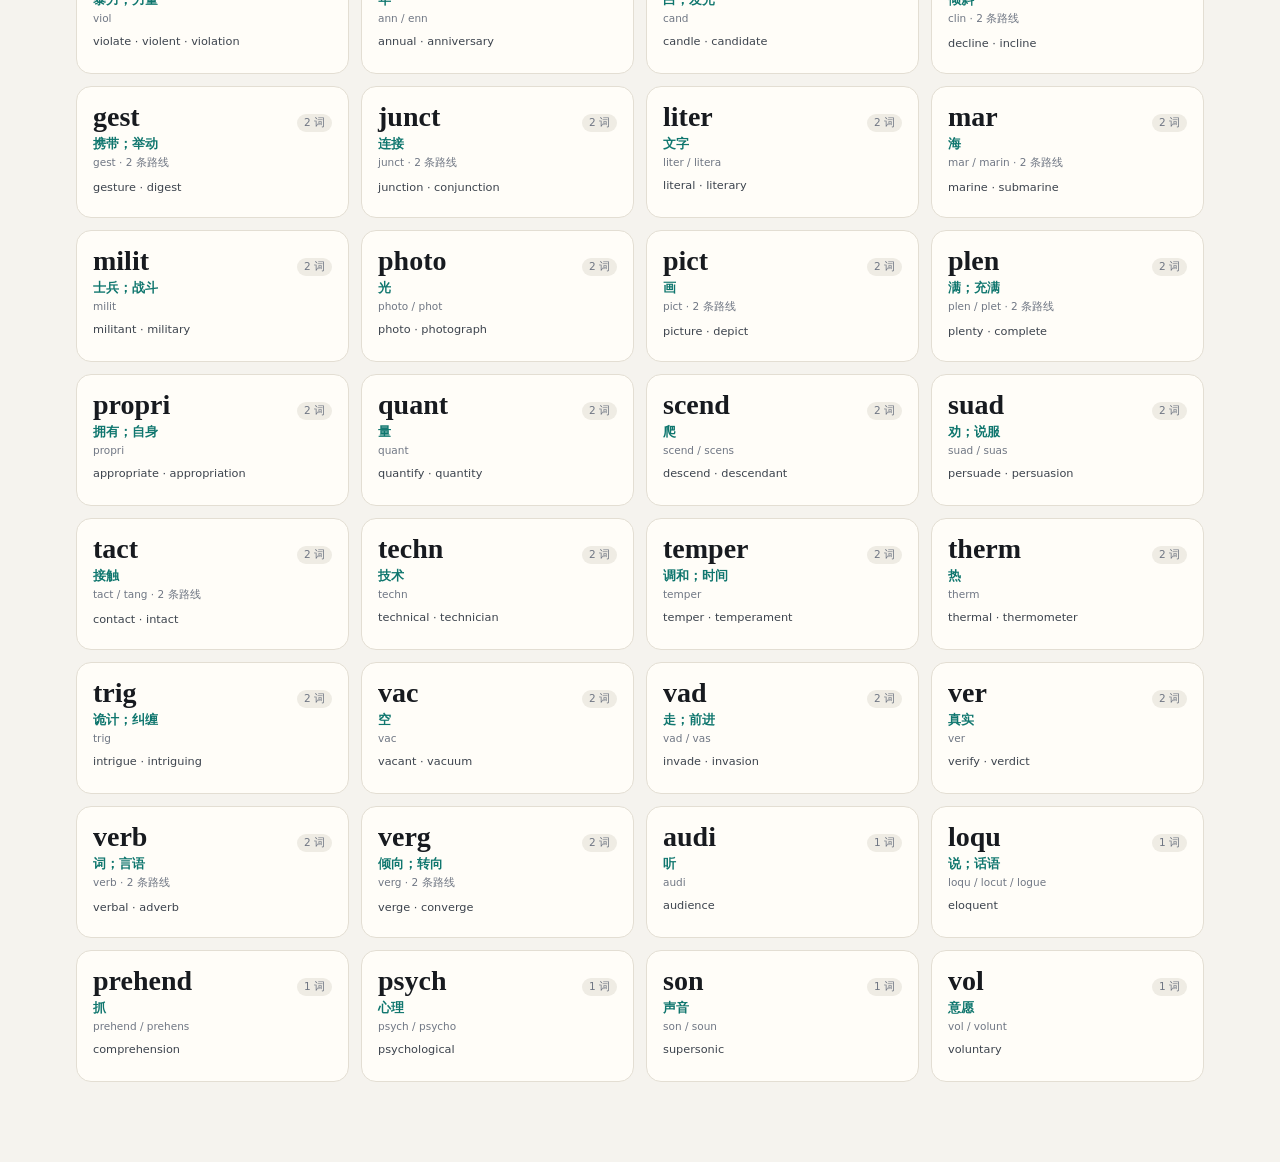
<file: roots.html>
<!DOCTYPE html>
<html lang="zh-CN">
<head>
<meta charset="UTF-8" />
<meta name="viewport" content="width=device-width, initial-scale=1" />
<title>词根记忆法 · ODH 英语学习工具</title>
<link rel="icon" href="data:image/svg+xml,<svg xmlns='http://www.w3.org/2000/svg' viewBox='0 0 32 32'><rect width='32' height='32' rx='9' fill='%230f766e'/><text x='16' y='23' font-size='19' font-family='Georgia' fill='white' text-anchor='middle'>O</text></svg>" />
<link rel="stylesheet" href="assets/css/app.css" />
<style>
  body { overflow: auto; }
  .wrap { max-width: 1180px; margin: 0 auto; padding: 0 26px 80px; }
  .topbar { position: sticky; top: 0; }
  .root-hero { padding: 46px 0 18px; display: grid; grid-template-columns: 1.25fr .75fr; gap: 40px; align-items: end; }
  .kicker { display: inline-flex; align-items: center; gap: 8px; font-size: 12px; letter-spacing: 2px; color: var(--accent); font-weight: 700; }
  .kicker::before { content: ""; width: 22px; height: 1px; background: var(--accent); }
  .root-hero h1 { margin: 14px 0 12px; font-family: var(--serif); font-size: 46px; line-height: 1.2; letter-spacing: -.5px; }
  .root-hero h1 em { font-style: normal; color: var(--accent); }
  .root-hero p { margin: 0; color: var(--ink-soft); font-size: 14px; line-height: 1.9; max-width: 620px; }
  .hero-side {
    background: linear-gradient(135deg, #fffdf8, #f3efe6); border: 1px solid var(--line-strong);
    border-radius: 18px; padding: 18px 20px; box-shadow: var(--shadow);
  }
  .hero-side h4 { margin: 0 0 10px; font-size: 11px; letter-spacing: 1.5px; color: var(--muted); }
  .hero-side .nums { display: flex; gap: 22px; flex-wrap: wrap; }
  .hero-side b { font-family: var(--serif); font-size: 24px; }
  .hero-side span { display: block; font-size: 10.5px; color: var(--muted); }
  .hero-side .tip { margin-top: 12px; font-size: 11.5px; color: var(--muted); line-height: 1.7; }

  .toolrow { display: flex; gap: 10px; align-items: center; flex-wrap: wrap; margin: 24px 0 8px; }
  .big-search {
    flex: 1; min-width: 260px; height: 44px; border-radius: 12px; border: 1px solid var(--line-strong);
    background: var(--bg-elev); padding: 0 14px; font-size: 14px; color: var(--ink); outline: none;
  }
  .big-search:focus { border-color: var(--accent); box-shadow: 0 0 0 3px var(--accent-soft); }
  .big-btn {
    height: 44px; padding: 0 18px; border-radius: 12px; border: 1px solid var(--line-strong);
    background: var(--bg-elev); color: var(--ink-soft); font-size: 13px; font-weight: 600;
  }
  .big-btn:hover { border-color: var(--accent); color: var(--accent); }
  .big-btn.primary { background: var(--accent); border-color: var(--accent); color: #fff; }
  .big-btn.primary:hover { background: var(--accent-2); }
  .big-btn:disabled { opacity: .42; cursor: not-allowed; }
  .big-btn:disabled:hover { border-color: var(--line-strong); color: var(--ink-soft); background: var(--bg-elev); }
  .big-btn.primary:disabled:hover { background: var(--accent); color: #fff; }
  .toolhint { font-size: 11.5px; color: var(--muted); margin: 0 0 22px; }

  .sec-head { display: flex; align-items: baseline; gap: 14px; margin: 26px 0 14px; }
  .sec-head h2 { margin: 0; font-size: 17px; letter-spacing: .2px; }
  .sec-head span { font-size: 12px; color: var(--muted); }
  .sec-head .right { margin-left: auto; display: flex; gap: 16px; font-size: 12px; }
  .sec-head .right a { color: var(--accent); }
  .sec-head .right a:hover { border-bottom: 1px solid var(--accent); }

  .search-panel { display: none; margin: 4px 0 22px; }
  .search-panel.on { display: block; }
  .search-group { margin-bottom: 16px; }
  .search-group h4 { margin: 0 0 8px; font-size: 11px; letter-spacing: 1.3px; color: var(--muted); }
  .search-roots { display: flex; flex-wrap: wrap; gap: 8px; }
  .sr-chip {
    display: inline-flex; align-items: baseline; gap: 8px; border: 1px solid var(--line-strong);
    background: var(--bg-elev); border-radius: 10px; padding: 8px 11px; font-size: 12.5px;
  }
  .sr-chip b { font-family: var(--serif); font-size: 17px; }
  .sr-chip span { color: var(--muted); }
  .sr-chip:hover { border-color: var(--accent); }
  .search-words { display: flex; flex-direction: column; gap: 6px; }
  .sw-row {
    display: flex; align-items: baseline; gap: 10px; padding: 8px 11px; border-radius: 9px;
    border: 1px solid var(--line); background: #fff;
  }
  .sw-row:hover { border-color: var(--accent); }
  .sw-row .w { font-family: var(--serif); font-size: 16px; font-weight: 700; }
  .sw-row .zh { font-size: 12.3px; color: var(--ink-soft); }
  .sw-row .rk { margin-left: auto; font-size: 11px; color: var(--accent); background: var(--accent-soft); border-radius: 99px; padding: 2px 8px; }
  .search-empty { font-size: 12.5px; color: var(--muted); padding: 12px; border: 1px dashed var(--line-strong); border-radius: 10px; }

  .root-grid { display: grid; grid-template-columns: repeat(auto-fill, minmax(238px, 1fr)); gap: 12px; }
  .root-card {
    display: block; background: var(--bg-elev); border: 1px solid var(--line); border-radius: 15px;
    padding: 15px 16px 13px; transition: transform .15s ease, box-shadow .15s ease, border-color .15s;
    min-height: 132px;
  }
  .root-card:hover { transform: translateY(-2px); box-shadow: var(--shadow); border-color: var(--accent); }
  .rc-top { display: flex; align-items: baseline; gap: 8px; }
  .rc-top .rk { font-family: var(--serif); font-size: 28px; font-weight: 700; line-height: 1.1; }
  .rc-top .rn { margin-left: auto; font-size: 10.5px; color: var(--muted); background: var(--bg-deep); border-radius: 99px; padding: 2px 7px; }
  .rz { margin-top: 3px; font-size: 12.5px; color: var(--accent); font-weight: 600; }
  .rv { margin-top: 3px; font-size: 10.5px; color: var(--muted); }
  .samples { margin-top: 9px; font-size: 11.3px; color: var(--ink-soft); line-height: 1.6; word-break: break-word; }
  .learned-badge {
    display: inline-block; margin-top: 8px; font-size: 10px; color: var(--accent);
    background: var(--accent-soft); border-radius: 99px; padding: 2px 8px; font-weight: 700;
  }
  .root-card.done { border-color: rgba(15,118,110,.35); }

  .empty-card {
    border: 1px dashed var(--line-strong); border-radius: 14px; padding: 46px 20px; text-align: center;
    color: var(--muted); font-size: 13px; line-height: 1.9; background: var(--bg-elev);
  }

  /* detail */
  .backlink {
    display: inline-flex; align-items: center; gap: 5px; margin: 30px 0 18px;
    font-size: 12.5px; color: var(--muted); border: 1px solid var(--line-strong);
    border-radius: 9px; padding: 6px 11px; background: var(--bg-elev);
  }
  .backlink:hover { border-color: var(--accent); color: var(--accent); }
  .root-title { display: flex; align-items: flex-end; gap: 18px; flex-wrap: wrap; }
  .root-title .k { font-family: var(--serif); font-size: 62px; line-height: .95; letter-spacing: -1px; }
  .root-title .zh { font-size: 19px; color: var(--accent); font-weight: 600; padding-bottom: 8px; }
  .root-title .actions { margin-left: auto; display: flex; gap: 8px; padding-bottom: 4px; }
  .root-meta { margin-top: 10px; font-size: 12px; color: var(--muted); line-height: 1.8; }
  .root-meta b { color: var(--ink-soft); }
  .root-note {
    margin-top: 14px; max-width: 860px; padding: 12px 15px; border-left: 3px solid var(--gold);
    background: #fffaf0; border-radius: 0 10px 10px 0; font-size: 12.5px; line-height: 1.8; color: #6b5b45;
  }

  .mindmap {
    display: grid; grid-template-columns: 168px 64px minmax(0, 1fr);
    gap: 0; align-items: stretch; margin-top: 26px;
  }
  .mm-left { align-self: start; padding-top: 8px; }
  .root-node {
    background: linear-gradient(135deg, #0f766e, #0b5c56); color: #fff;
    border-radius: 18px; padding: 20px 18px; text-align: center; box-shadow: 0 10px 28px rgba(15,118,110,.22);
  }
  .root-node .k { font-family: var(--serif); font-size: 38px; font-weight: 700; line-height: 1.12; letter-spacing: .5px; }
  .root-node .z { margin-top: 5px; font-size: 12px; opacity: .88; }
  .root-node .n { margin-top: 10px; font-size: 10.5px; opacity: .75; }
  .mm-brace { position: relative; display: flex; align-items: flex-start; padding-top: 0; }
  .mm-brace svg { width: 100%; height: 100%; min-height: 320px; color: var(--accent); opacity: .82; }
  .mm-routes { display: flex; flex-direction: column; gap: 14px; min-width: 0; }
  .route {
    background: var(--bg-elev); border: 1px solid var(--line); border-radius: 16px;
    padding: 13px 15px 14px; box-shadow: 0 1px 2px rgba(23,26,31,.03);
  }
  .route-head { display: flex; align-items: center; gap: 10px; flex-wrap: wrap; }
  .route-no {
    font-size: 10px; font-weight: 800; letter-spacing: .8px; color: var(--accent);
    background: var(--accent-soft); border-radius: 99px; padding: 3px 8px;
  }
  .route-title { font-size: 13px; font-weight: 700; color: var(--ink); }
  .route-sub { font-size: 11px; color: var(--muted); }
  .route-count { margin-left: auto; font-size: 10.5px; color: var(--muted); }
  .route-words { display: grid; grid-template-columns: repeat(auto-fit, minmax(226px, 1fr)); gap: 8px; margin-top: 10px; }
  .wcard {
    background: #fff; border: 1px solid var(--line); border-radius: 11px; padding: 9px 10px 8px;
    min-width: 0; transition: border-color .14s, box-shadow .14s;
  }
  .wcard:hover { border-color: var(--line-strong); box-shadow: 0 3px 10px rgba(23,26,31,.05); }
  .wcard.hl { border-color: var(--gold); box-shadow: 0 0 0 3px var(--gold-soft); }
  .wc-line { display: flex; align-items: baseline; gap: 7px; flex-wrap: wrap; }
  .wc-word { font-family: var(--serif); font-size: 18px; font-weight: 700; line-height: 1.25; }
  .wc-pos { font-size: 10.5px; color: var(--accent); font-style: italic; }
  .fam {
    display: inline-flex; align-items: center; gap: 3px; border-radius: 99px;
    padding: 1px 7px; font-size: 10px; font-weight: 700; line-height: 1.6; white-space: nowrap;
  }
  .fam::before { content: ""; width: 5px; height: 5px; border-radius: 50%; background: currentColor; opacity: .75; }
  .fam.new { background: var(--bg-deep); color: var(--muted); }
  .fam.familiar { background: #e3f2e8; color: var(--ok); }
  .fam.fuzzy { background: var(--gold-soft); color: var(--gold); }
  .fam.unknown { background: #fbeaea; color: var(--danger); }
  .wc-line .fam { margin-left: auto; }
  .wc-mark {
    width: 23px; height: 23px; flex: 0 0 auto; border-radius: 50%;
    border: 1px solid rgba(184,145,75,.5); background: #fff; color: var(--gold);
    font-size: 11px; font-weight: 800; line-height: 1; display: inline-grid; place-items: center;
    padding: 0; transition: .15s;
  }
  .wc-mark:hover { background: var(--gold-soft); border-color: var(--gold); }
  .wc-mark.on { background: var(--gold); border-color: var(--gold); color: #fff; }
  .fam-legend { display: flex; align-items: center; gap: 7px; flex-wrap: wrap; margin-top: 10px; font-size: 10.5px; color: var(--muted); }
  .fam-legend .tip { margin-left: 3px; }
  .wc-zh { margin-top: 3px; font-size: 12px; color: var(--ink-soft); line-height: 1.55; }
  .wc-ph { margin-top: 2px; font-size: 10.5px; color: var(--muted); }
  .wc-morph { margin-top: 7px; display: flex; align-items: center; gap: 4px; flex-wrap: wrap; font-size: 10.5px; color: var(--muted); }
  .mchip { display: inline-flex; align-items: baseline; gap: 3px; border-radius: 5px; padding: 1px 5px; background: var(--bg-deep); }
  .mchip b { font-weight: 700; }
  .mchip i { font-style: normal; font-size: 9.5px; opacity: .72; }
  .mchip.pre { background: var(--gold-soft); color: #7a4a08; }
  .mchip.root { background: var(--accent-soft); color: var(--accent); }
  .mchip.suf { background: #eef0f3; color: #59616d; }
  .plus { color: var(--line-strong); font-weight: 700; }
  .morph-text { font-size: 10.5px; color: var(--muted); line-height: 1.55; }

  .noroot-tools { display: flex; gap: 10px; align-items: center; flex-wrap: wrap; margin: 18px 0; }
  .noroot-list { display: flex; flex-direction: column; gap: 6px; }
  .nr-row {
    display: flex; align-items: baseline; gap: 10px; padding: 9px 12px;
    background: var(--bg-elev); border: 1px solid var(--line); border-radius: 10px;
  }
  .nr-row .w { font-family: var(--serif); font-size: 16px; font-weight: 700; min-width: 120px; }
  .nr-row .ph { font-size: 11px; color: var(--muted); }
  .nr-row .zh { font-size: 12.2px; color: var(--ink-soft); line-height: 1.6; }
  .nr-row .lv { margin-left: auto; font-size: 10px; color: var(--accent); background: var(--accent-soft); border-radius: 99px; padding: 1px 7px; }
  .load-more { margin: 16px auto 0; display: block; }

  /* overlay: learn + test */
  .overlay {
    position: fixed; inset: 0; z-index: 120; background: rgba(23,26,31,.42);
    backdrop-filter: blur(4px); display: none; align-items: center; justify-content: center; padding: 18px;
  }
  .overlay.on { display: flex; }
  .sheet {
    width: min(760px, 100%); max-height: calc(100vh - 36px); overflow: auto;
    background: var(--bg-elev); border: 1px solid var(--line-strong); border-radius: 22px;
    box-shadow: 0 24px 70px rgba(23,26,31,.28);
  }
  .sheet-head {
    position: sticky; top: 0; z-index: 4; display: flex; align-items: center; gap: 10px;
    padding: 14px 20px; background: rgba(255,253,248,.94); border-bottom: 1px solid var(--line);
    backdrop-filter: blur(8px);
  }
  .sheet-head .t { font-size: 12px; font-weight: 700; letter-spacing: .6px; color: var(--ink-soft); }
  .sheet-head .m { font-size: 11px; color: var(--muted); }
  .sheet-close {
    margin-left: auto; width: 30px; height: 30px; border-radius: 50%; border: 1px solid var(--line-strong);
    background: var(--bg-elev); color: var(--muted); font-size: 15px; line-height: 1; display: grid; place-items: center;
  }
  .sheet-close:hover { border-color: var(--danger); color: var(--danger); }
  .sheet-body { padding: 24px 22px 26px; }
  .learn-progress { height: 4px; background: var(--bg-deep); border-radius: 99px; margin-top: 4px; overflow: hidden; }
  .learn-progress i { display: block; height: 100%; background: var(--accent); border-radius: 99px; transition: width .3s ease; }

  /* word detail modal */
  .word-modal {
    position: fixed; inset: 0; z-index: 150; display: none; align-items: center; justify-content: center;
    padding: 18px; background: rgba(23,26,31,.46); backdrop-filter: blur(4px);
  }
  .word-modal.on { display: flex; }
  .wm-card {
    width: min(580px, 100%); max-height: calc(100vh - 36px); overflow: auto;
    background: var(--bg-elev); border: 1px solid var(--line-strong); border-radius: 22px;
    box-shadow: 0 26px 80px rgba(23,26,31,.3);
  }
  .wm-head { display: flex; align-items: flex-start; gap: 10px; padding: 20px 20px 0; }
  .wm-word { font-family: var(--serif); font-size: 38px; font-weight: 700; line-height: 1.15; word-break: break-word; }
  .wm-ph { margin-top: 4px; font-size: 12px; color: var(--muted); }
  .wm-head .wm-iconbtn { margin-left: auto; }
  .wm-close {
    width: 30px; height: 30px; flex: 0 0 auto; border-radius: 50%; border: 1px solid var(--line-strong);
    background: var(--bg-elev); color: var(--muted); font-size: 15px; display: grid; place-items: center;
  }
  .wm-close:hover { border-color: var(--danger); color: var(--danger); }
  .wm-body { padding: 10px 20px 20px; }
  .wm-tags { display: flex; align-items: center; gap: 7px; flex-wrap: wrap; margin: 6px 0 12px; }
  .wm-tags .root-tag {
    font-size: 10px; color: var(--accent); background: var(--accent-soft);
    border-radius: 99px; padding: 1px 8px; font-weight: 700;
  }
  .wm-mean { font-size: 15px; line-height: 1.75; color: var(--ink-soft); }
  .wm-mean .pos { color: var(--accent); font-style: italic; margin-right: 5px; }
  .wm-morph { display: flex; align-items: center; gap: 4px; flex-wrap: wrap; margin-top: 12px; }
  .wm-example {
    margin-top: 16px; padding: 12px 14px; border-left: 3px solid var(--accent);
    background: #f4fbf9; border-radius: 0 11px 11px 0;
  }
  .wm-example .lab { font-size: 10px; letter-spacing: 1.3px; color: var(--muted); font-weight: 700; }
  .wm-example .s { margin-top: 5px; font-family: var(--serif); font-size: 15px; line-height: 1.8; color: #2b3038; }
  .wm-example .cn { margin-top: 4px; font-size: 12.5px; line-height: 1.75; color: var(--ink-soft); }
  .wm-example .src { margin-top: 5px; font-size: 10.5px; color: var(--muted); }
  .wm-example .empty { margin-top: 5px; font-size: 12.5px; color: var(--muted); line-height: 1.7; }
  .wm-example-actions { display: flex; gap: 7px; flex-wrap: wrap; margin-top: 8px; }
  .wm-play {
    display: inline-flex; align-items: center; gap: 5px; border: 1px solid var(--line-strong);
    background: #fff; color: var(--accent); border-radius: 8px; padding: 5px 10px; font-size: 11.5px; font-weight: 600;
  }
  .wm-play:hover { border-color: var(--accent); background: var(--accent-soft); }
  .wm-play svg { width: 14px; height: 14px; }
  .wm-actions { display: flex; gap: 8px; margin-top: 18px; }
  .wm-btn {
    flex: 1; height: 42px; border-radius: 11px; border: 1px solid var(--line-strong);
    background: var(--bg-elev); color: var(--ink-soft); font-size: 13px; font-weight: 700;
  }
  .wm-btn.known { color: var(--ok); border-color: var(--ok); }
  .wm-btn.unknown { color: var(--danger); border-color: var(--danger); }
  .wm-btn:hover { background: var(--bg-deep); }
  .wm-btn.on { background: var(--accent-soft); border-color: var(--accent); color: var(--accent); }
  .wm-btn.known.on { background: #e3f2e8; border-color: var(--ok); color: var(--ok); }
  .wm-btn.unknown.on { background: #fbeaea; border-color: var(--danger); color: var(--danger); }
  .wm-actions-hint { margin-top: 8px; font-size: 10.5px; color: var(--muted); line-height: 1.6; }

  .learn-intro { text-align: center; max-width: 560px; margin: 6px auto 0; }
  .li-root { font-family: var(--serif); font-size: 54px; font-weight: 700; line-height: 1; }
  .li-zh { margin-top: 8px; font-size: 18px; color: var(--accent); font-weight: 600; }
  .li-note { margin-top: 14px; font-size: 13px; line-height: 1.9; color: var(--ink-soft); }
  .li-meta { margin-top: 18px; display: flex; justify-content: center; gap: 26px; flex-wrap: wrap; }
  .li-meta b { display: block; font-family: var(--serif); font-size: 24px; }
  .li-meta span { font-size: 10.5px; color: var(--muted); }
  .learn-start {
    margin-top: 26px; height: 46px; padding: 0 30px; border-radius: 12px; border: 0;
    background: var(--accent); color: #fff; font-size: 14px; font-weight: 700;
  }
  .learn-start:hover { background: var(--accent-2); }

  .learn-card {
    text-align: center; max-width: 620px; margin: 0 auto; padding: 26px 22px 22px;
    background: linear-gradient(135deg, rgba(255,255,255,.74), rgba(255,255,255,.42));
    border: 1px solid rgba(255,255,255,.88); border-radius: 26px;
    box-shadow: 0 26px 70px rgba(31,45,61,.14), inset 0 1px 0 rgba(255,255,255,.94);
    backdrop-filter: blur(28px) saturate(160%);
    -webkit-backdrop-filter: blur(28px) saturate(160%);
  }
  .lc-toprow { display: flex; align-items: center; gap: 8px; margin-bottom: 16px; flex-wrap: wrap; }
  .relearn-badge {
    font-size: 9.5px; font-weight: 700; color: var(--danger);
    background: #fbeaea; border-radius: 99px; padding: 1px 7px; white-space: nowrap;
  }
  .learn-prev {
    display: inline-flex; align-items: center; gap: 4px; border: 1px solid var(--line-strong);
    background: var(--bg-elev); color: var(--ink-soft); border-radius: 8px; padding: 5px 10px; font-size: 11.5px;
  }
  .learn-prev:hover { border-color: var(--accent); color: var(--accent); }
  .learn-prev:disabled { opacity: .38; pointer-events: none; }
  .lc-toprow .cur-fam { margin-left: auto; display: inline-flex; align-items: center; gap: 5px; font-size: 11px; color: var(--muted); }
  .lc-wordrow { display: flex; align-items: center; justify-content: center; gap: 12px; flex-wrap: wrap; }
  .lc-word {
    font-family: var(--serif); font-size: 54px; font-weight: 700; line-height: 1.15;
    letter-spacing: .5px; word-break: break-word; background: transparent; border: 0;
    padding: 0; color: var(--ink); cursor: pointer; text-align: center;
  }
  .lc-word:hover { color: var(--accent); }
  .lc-speak {
    width: 38px; height: 38px; border-radius: 50%; border: 1px solid var(--line-strong);
    background: var(--bg-elev); color: var(--accent); display: grid; place-items: center; flex: 0 0 auto;
  }
  .lc-speak:hover { border-color: var(--accent); background: var(--accent-soft); }
  .lc-speak svg { width: 18px; height: 18px; }
  .lc-mark {
    width: 38px; height: 38px; border-radius: 50%; border: 1px solid rgba(184,145,75,.5);
    background: var(--bg-elev); color: var(--gold); font-size: 13px; font-weight: 800;
    display: grid; place-items: center; flex: 0 0 auto;
  }
  .lc-mark:hover { background: var(--gold-soft); border-color: var(--gold); }
  .lc-mark.on { background: var(--gold); border-color: var(--gold); color: #fff; }
  .lc-ph { margin-top: 6px; font-size: 12.5px; color: var(--muted); }
  .tts-toggle {
    display: inline-flex; align-items: center; gap: 6px; margin-top: 14px;
    font-size: 11.5px; color: var(--muted); cursor: pointer; user-select: none;
  }
  .tts-toggle input { accent-color: var(--accent); width: 14px; height: 14px; }
  .lc-break { margin-top: 18px; display: flex; justify-content: center; align-items: center; gap: 5px; flex-wrap: wrap; font-size: 12px; }
  .lc-mean {
    margin: 18px auto 0; max-width: 460px; min-height: 28px; font-size: 16px; line-height: 1.65;
    color: var(--ink-soft); transition: filter .18s ease; cursor: pointer;
  }
  .lc-mean .pos { color: var(--accent); font-style: italic; margin-right: 5px; }
  .lc-mean.hide { filter: blur(6px); user-select: none; }
  .lc-hint { margin-top: 5px; font-size: 11.5px; color: var(--muted); line-height: 1.6; }
  .learn-btns { display: flex; gap: 10px; margin-top: 26px; flex-wrap: wrap; }
  .learn-btns button {
    flex: 1; min-width: 120px; height: 46px; border-radius: 12px; background: #fff;
    font-size: 14px; font-weight: 700; border: 1px solid var(--line-strong);
  }
  .learn-btns button.know { color: var(--ok); border-color: var(--ok); }
  .learn-btns button.fuzzy { color: var(--gold); border-color: var(--gold); }
  .learn-btns button.dont { color: var(--danger); border-color: var(--danger); }
  .learn-btns button:hover { background: var(--bg-deep); }
  .learn-btns button:disabled { opacity: .55; pointer-events: none; }

  .round-done { text-align: center; max-width: 520px; margin: 10px auto 0; }
  .round-done h3 { margin: 0 0 10px; font-size: 24px; font-family: var(--serif); }
  .round-done p { margin: 0 0 8px; font-size: 13px; color: var(--muted); line-height: 1.8; }
  .round-done .nums { display: flex; justify-content: center; gap: 26px; margin: 20px 0 26px; }
  .round-done .nums b { display: block; font-family: var(--serif); font-size: 26px; }
  .round-done .nums span { font-size: 10.5px; color: var(--muted); }
  .round-done .n-know b { color: var(--ok); }
  .round-done .n-fuzzy b { color: var(--gold); }
  .round-done .n-dont b { color: var(--danger); }

  .test-setup { max-width: 520px; margin: 0 auto; }
  .test-setup h3 { margin: 0 0 6px; font-size: 22px; font-family: var(--serif); }
  .test-setup .sub { font-size: 12px; color: var(--muted); margin-bottom: 18px; }
  .opt-row { margin-bottom: 16px; }
  .opt-row .lab { font-size: 11px; letter-spacing: 1.2px; color: var(--muted); font-weight: 700; margin-bottom: 8px; }
  .choice-chips { display: flex; gap: 7px; flex-wrap: wrap; }
  .choice-chips button {
    border: 1px solid var(--line-strong); background: var(--bg-elev); border-radius: 9px;
    padding: 8px 12px; font-size: 12.5px; color: var(--ink-soft);
  }
  .choice-chips button.on { background: var(--accent); border-color: var(--accent); color: #fff; }
  .choice-chips button span { font-size: 10.5px; opacity: .75; margin-left: 4px; }
  .test-start { width: 100%; height: 46px; border-radius: 12px; border: 0; background: var(--accent); color: #fff; font-size: 14px; font-weight: 700; margin-top: 8px; }
  .test-start:hover { background: var(--accent-2); }

  .test-card { text-align: center; max-width: 620px; margin: 0 auto; }
  .test-word { font-family: var(--serif); font-size: 50px; font-weight: 700; line-height: 1.2; word-break: break-word; }
  .test-ph { margin-top: 6px; font-size: 12.5px; color: var(--muted); }
  .test-opts { display: grid; grid-template-columns: 1fr 1fr; gap: 9px; margin-top: 26px; }
  .test-opt {
    min-height: 54px; border: 1px solid var(--line-strong); background: #fff; border-radius: 12px;
    padding: 10px 12px; font-size: 13px; line-height: 1.5; color: var(--ink-soft); text-align: left;
  }
  .test-opt:hover { border-color: var(--accent); }
  .test-opt.right { border-color: var(--ok); background: #e9f5ec; color: var(--ok); font-weight: 600; }
  .test-opt.wrong { border-color: var(--danger); background: #fbeaea; color: var(--danger); }
  .test-opt:disabled { cursor: default; }
  .test-result { max-width: 620px; margin: 0 auto; }
  .test-score { display: flex; align-items: baseline; gap: 14px; padding-bottom: 16px; border-bottom: 1px solid var(--line); }
  .test-score b { font-family: var(--serif); font-size: 44px; }
  .test-score span { font-size: 12.5px; color: var(--muted); }
  .wrong-list { display: flex; flex-direction: column; gap: 8px; margin-top: 16px; }
  .wrong-row { padding: 10px 12px; border: 1px solid var(--line); border-radius: 10px; background: #fff; }
  .wrong-row .w { font-family: var(--serif); font-size: 17px; font-weight: 700; }
  .wrong-row .zh { font-size: 12px; color: var(--ink-soft); margin-top: 3px; }
  .result-btns { display: flex; gap: 8px; flex-wrap: wrap; margin-top: 20px; }
  .result-btns button { height: 40px; padding: 0 16px; border-radius: 10px; border: 1px solid var(--line-strong); background: var(--bg-elev); font-size: 12.5px; }
  .result-btns button.primary { background: var(--accent); border-color: var(--accent); color: #fff; }
  .result-btns button:hover { border-color: var(--accent); color: var(--accent); }
  .result-btns button.primary:hover { color: #fff; }

  #toast {
    position: fixed; left: 50%; bottom: 34px; transform: translate(-50%, 12px);
    background: rgba(23,26,31,.92); color: #fff; font-size: 12.5px; padding: 9px 15px;
    border-radius: 99px; opacity: 0; pointer-events: none; transition: .16s ease; z-index: 200;
  }
  #toast.on { opacity: 1; transform: translate(-50%, 0); }

  @media (max-width: 900px) {
    .root-hero { grid-template-columns: 1fr; gap: 22px; padding-top: 32px; }
    .root-hero h1 { font-size: 38px; }
    .mindmap { grid-template-columns: 1fr; }
    .mm-left { position: static; padding: 0; }
    .root-node { flex-wrap: wrap; }
    .root-node { display: flex; align-items: baseline; justify-content: center; gap: 12px; padding: 14px; }
    .root-node .k { font-size: 30px; }
    .root-node .n { margin-top: 0; }
    .mm-brace { display: none; }
    .mm-routes { margin-top: 14px; }
    .root-title .k { font-size: 46px; }
    .root-title .actions { width: 100%; margin-left: 0; }
  }
  @media (max-width: 640px) {
    .wrap { padding: 0 15px 60px; }
    .root-hero h1 { font-size: 32px; }
    .toolrow { gap: 8px; }
    .big-search { min-width: 100%; }
    .big-btn { flex: 1; padding: 0 12px; }
    .root-grid { grid-template-columns: 1fr 1fr; gap: 9px; }
    .root-card { padding: 12px 12px 11px; min-height: 118px; }
    .rc-top .rk { font-size: 23px; }
    .samples { font-size: 10.5px; }
    .route-words { grid-template-columns: 1fr; }
    .root-title .actions { flex-wrap: wrap; }
    .sheet-body { padding: 20px 16px 22px; }
    .lc-toprow { margin-bottom: 10px; }
    .lc-word, .test-word { font-size: 40px; }
    .lc-speak { width: 34px; height: 34px; }
    .test-opts { grid-template-columns: 1fr; }
    .word-modal { padding: 10px; }
    .wm-card { max-height: calc(100vh - 20px); border-radius: 18px; }
    .wm-head { padding: 16px 16px 0; }
    .wm-body { padding: 8px 16px 16px; }
    .wm-word { font-size: 30px; }
    .learn-btns button { min-width: 30%; }
    .nr-row { flex-wrap: wrap; }
    .nr-row .zh { width: 100%; }
    .nr-row .lv { margin-left: 0; }
  }
</style>
  <link rel="manifest" href="manifest.webmanifest" />
  <meta name="theme-color" content="#0f766e" />
  <link rel="apple-touch-icon" href="assets/icons/icon-192.png" />
  <script src="assets/js/pwa.js" defer></script>
</head>
<body>
  <header class="topbar">
    <a class="brand" href="index.html">
      <span class="mark">O</span>
      <span>ODH<small>ENGLISH LISTENING</small></span>
    </a>
    <span class="sep"></span>
    <div class="crumb"><a href="index.html">首页</a><span>/</span><b id="crumb">词根记忆法</b></div>
    <div class="spacer"></div>
    <a class="pill" href="study.html">随机背单词</a>
    <a class="pill" href="sets.html">听力题库</a>
    <a class="pill" href="words.html">单词库</a>
    <a class="pill primary" href="practice.html?set=jun2025">继续精听</a>
  </header>

  <div class="wrap">
    <section id="home-view">
      <div class="root-hero">
        <div>
          <div class="kicker">ODH · ROOT MEMORY</div>
          <h1>一个词根，<br>牵出一串<em>同源词</em>。</h1>
          <p>把四六级高频词根按“前缀 + 词根 + 后缀”拆开记。点开词根看演绎路线，背诵时每个词过三遍，再用检测模式验证掌握度。</p>
          <div class="toolrow">
            <input class="big-search" id="search" placeholder="搜索词根 / 单词，例如 dict、predict、ad-" autocomplete="off" />
            <button class="big-btn primary" id="btn-learn">开始背单词</button>
            <button class="big-btn" id="btn-test">单词检测</button>
          </div>
          <p class="toolhint" id="toolhint">点击任意词根进入思维导图；搜索支持词根、变体、英文单词与中文释义。</p>
        </div>
        <aside class="hero-side">
          <h4>词根库</h4>
          <div class="nums">
            <div><b id="n-roots">0</b><span>个词根</span></div>
            <div><b id="n-words">0</b><span>个词</span></div>
            <div><b id="n-learned">0</b><span>已背词</span></div>
            <div><b id="n-noroot">0</b><span>无词根词</span></div>
          </div>
          <div class="tip">词根按收录词数排序；每个词都标出前缀、词根、后缀的含义。背单词默认从还没背完的词根开始。</div>
        </aside>
      </div>

      <div class="search-panel" id="search-panel"></div>

      <div class="sec-head">
        <h2>全部词根</h2><span id="grid-hint">按收录词数排序</span>
        <div class="right"><a href="roots.html?view=noroot">无词根词 →</a><a href="roots.html?view=all">清空筛选</a></div>
      </div>
      <div class="root-grid" id="root-grid"></div>
    </section>

    <section id="detail-view" style="display:none"></section>
    <section id="noroot-view" style="display:none"></section>
  </div>

  <div class="overlay" id="overlay">
    <div class="sheet" id="sheet">
      <div class="sheet-head">
        <span class="t" id="sheet-title">词根记忆</span>
        <span class="m" id="sheet-meta"></span>
        <button class="sheet-close" id="sheet-close" aria-label="关闭">✕</button>
      </div>
      <div class="sheet-body" id="sheet-body"></div>
    </div>
  </div>
  <div class="word-modal" id="word-modal">
    <div class="wm-card" id="wm-card"></div>
  </div>
  <div id="toast"></div>

  <script src="assets/js/speech.js"></script>
  <script src="assets/js/data/examples.js"></script>
  <script src="assets/js/data/roots.js"></script>
  <script>
  (function () {
    'use strict';
    const A = window.ODH_ROOTS;
    if (!A || !A.roots) {
      document.body.innerHTML = '<div style="padding:60px;font-family:sans-serif">词根数据未载入，请检查 assets/js/data/roots.js。</div>';
      return;
    }
    const ROOTS = A.roots;
    const NOROOT = A.noroot || [];
    const LEARN_KEY = 'odh.rootlearn.v1';
    const UNKNOWN_KEY = 'odh.unknown.v1';
    const $ = s => document.querySelector(s);
    const $$ = (s, r = document) => Array.from(r.querySelectorAll(s));
    const params = new URLSearchParams(location.search);

    function esc(s) {
      return String(s == null ? '' : s).replace(/&/g, '&amp;').replace(/</g, '&lt;').replace(/>/g, '&gt;').replace(/"/g, '&quot;');
    }
    function readJSON(key, fallback) {
      try { return JSON.parse(localStorage.getItem(key) || 'null') || fallback; } catch (e) { return fallback; }
    }
    function writeJSON(key, val) { localStorage.setItem(key, JSON.stringify(val)); }
    function shuffle(list) {
      const a = list.slice();
      for (let i = a.length - 1; i > 0; i--) {
        const j = Math.floor(Math.random() * (i + 1));
        [a[i], a[j]] = [a[j], a[i]];
      }
      return a;
    }
    function toast(msg) {
      const el = $('#toast');
      el.textContent = msg;
      el.classList.add('on');
      clearTimeout(el._t);
      el._t = setTimeout(() => el.classList.remove('on'), 1900);
    }
    function posText(w) { return w.pos ? w.pos + ' ' : ''; }
    function phText(p) { return String(p || '').split(/[;；]/)[0].trim(); }
    function rootByKey(k) { return ROOTS.find(r => r.k === k); }

    const TTS_KEY = 'odh.ttsauto.v1';
    let ttsAuto = localStorage.getItem(TTS_KEY) !== '0';
    function speakText(text, rate) {
      if (!text) return;
      if (window.ODHSpeech) { ODHSpeech.speak(text, { rate: rate || (text.split(/\s+/).length > 2 ? 0.96 : 0.9) }); return; }
      if (!('speechSynthesis' in window)) { toast('当前浏览器不支持语音朗读'); return; }
      try {
        const synth = window.speechSynthesis;
        synth.cancel();
        const u = new SpeechSynthesisUtterance(text);
        u.lang = 'en-US';
        u.rate = rate || 0.9;
        u.pitch = 1.02;
        const voices = synth.getVoices() || [];
        const voice = voices.find(v => /en[-_]US/i.test(v.lang) && /Natural|Neural|Aria|Guy|Jenny/i.test(v.name))
          || voices.find(v => /en[-_]US/i.test(v.lang)) || voices.find(v => /^en/i.test(v.lang));
        if (voice) u.voice = voice;
        synth.speak(u);
      } catch (e) {
        toast('发音失败，请检查系统语音');
      }
    }
    function speakWord(text) { speakText(text, 0.9); }

    const SPK_SVG = `<svg viewBox="0 0 24 24" fill="none" stroke="currentColor" stroke-width="1.8" stroke-linecap="round" stroke-linejoin="round" aria-hidden="true"><path d="M4 9.5v5h4l5 4V5.5l-5 4H4z"/><path d="M16 9a4.5 4.5 0 0 1 0 6"/><path d="M18.5 6.5a8 8 0 0 1 0 11"/></svg>`;

    let wordModalOpen = false;
    let wordModalWord = null;
    let wordModalRoot = '';
    let exampleSeq = 0;

    function localExample(w) {
      const x = EXAMPLES[w];
      if (x && x.s) return { s: x.s, cn: x.cn || '', src: x.src || '', kind: x.kind || '', local: true };
      const cache = readJSON(EXAMPLE_CACHE_KEY, {});
      if (cache[w] && cache[w].s) return { s: cache[w].s, cn: '', src: '来自在线词典', online: true };
      return null;
    }

    async function fetchExample(word) {
      let timer = null;
      try {
        const ctrl = new AbortController();
        timer = setTimeout(() => ctrl.abort(), 9000);
        const res = await fetch('https://api.dictionaryapi.dev/api/v2/entries/en/' + encodeURIComponent(word), { signal: ctrl.signal });
        if (!res.ok) return null;
        const data = await res.json();
        for (const entry of data) {
          for (const meaning of entry.meanings || []) {
            for (const def of meaning.definitions || []) {
              const s = (def.example || '').trim();
              if (!s) continue;
              const n = s.split(/\s+/).length;
              if (n < 4 || n > 42) continue;
              const cache = readJSON(EXAMPLE_CACHE_KEY, {});
              cache[word] = { s, at: Date.now() };
              writeJSON(EXAMPLE_CACHE_KEY, cache);
              return { s, src: '来自在线词典', online: true };
            }
          }
        }
        return null;
      } catch (e) {
        return null;
      } finally {
        if (timer) clearTimeout(timer);
      }
    }

    function exampleBlock(example) {
      if (example && example.s) {
        return `<div class="s">${esc(example.s)}</div>
          ${example.cn ? `<div class="cn">${esc(example.cn)}</div>` : ''}
          <div class="src">${esc(example.src || '')}</div>
          <div class="wm-example-actions"><button class="wm-play" id="wm-play-example">${SPK_SVG} 播放例句</button></div>`;
      }
      if (example && example.missing) {
        return `<div class="empty">本地例句库没有收录这个词，联网也没有查到例句。<button class="wm-play" id="wm-retry" style="margin-left:6px">重试</button></div>`;
      }
      return `<div class="empty">正在联网查例句…</div>`;
    }

    function renderWordModal(w, rootKey, example) {
      const level = wordLevel(w.w);
      const root = rootByKey(rootKey);
      $('#wm-card').innerHTML = `
        <div class="wm-head">
          <div>
            <div class="wm-word">${esc(w.w)}</div>
            ${w.p ? `<div class="wm-ph">${esc(phText(w.p))}</div>` : ''}
          </div>
          <button class="lc-speak wm-iconbtn" id="wm-play-word" title="朗读单词" aria-label="朗读单词">${SPK_SVG}</button>
          <button class="wm-close" id="wm-close" aria-label="关闭">✕</button>
        </div>
        <div class="wm-body">
          <div class="wm-tags">
            <span class="fam ${level}" id="wm-fam">${FAM[level]}</span>
            <span class="root-tag">${esc(rootKey)}${root ? ' · ' + esc(root.zh) : ''}</span>
            ${w.pos ? `<span class="root-tag">${esc(w.pos)}</span>` : ''}
          </div>
          <div class="wm-mean">${w.pos ? `<span class="pos">${esc(w.pos)}</span>` : ''}${esc(w.zh || '')}</div>
          <div class="wm-morph">${morphHtml(w)}</div>
          <div class="wm-example">
            <div class="lab">例句</div>
            ${exampleBlock(example)}
          </div>
          <div class="wm-actions">
            <button class="wm-btn known ${level === 'familiar' ? 'on' : ''}" data-fam-act="familiar">熟词</button>
            <button class="wm-btn unknown ${level === 'unknown' ? 'on' : ''}" data-fam-act="unknown">陌生词</button>
          </div>
          <div class="wm-actions-hint">熟词会移出后续随机池；陌生词会加入生词本，并保留在后续轮次。设置后可继续在卡片上选择认识 / 模糊 / 不认识。</div>
        </div>`;
      $('#wm-close').addEventListener('click', closeWordModal);
      $('#wm-play-word').addEventListener('click', () => speakWord(w.w));
      const playEx = $('#wm-play-example');
      if (playEx && example && example.s) playEx.addEventListener('click', () => speakText(example.s, 0.94));
      const retry = $('#wm-retry');
      if (retry) retry.addEventListener('click', () => loadExample(w, rootKey));
      $$('#wm-card [data-fam-act]').forEach(btn => btn.addEventListener('click', () => {
        const act = btn.dataset.famAct;
        setFamiliar(w.w, rootKey, act);
        if (act === 'familiar') syncUnknownKnown(w.w, true);
        else {
          addUnknown(w.w, rootKey);
          syncUnknownKnown(w.w, false);
          setRelearn(w.w, rootKey, 3);
          if (overlayMode && overlayMode.type === 'learn') overlayMode.forcedThisRound.add(w.w);
        }
        const famEl = $('#wm-fam');
        if (famEl) { famEl.className = 'fam ' + act; famEl.textContent = FAM[act]; }
        $$('#wm-card [data-fam-act]').forEach(x => x.classList.toggle('on', x.dataset.famAct === act));
        const lf = $('#learn-fam');
        if (lf && wordModalWord && wordModalWord.w === w.w) {
          lf.className = 'fam ' + act;
          lf.textContent = FAM[act];
        }
        refreshFamiliarBadges();
        toast(act === 'familiar' ? '已标记为熟词，后续轮次不再出现' : '已标记为陌生词，保留在后续轮次');
      }));
    }

    function loadExample(w, rootKey) {
      const seq = ++exampleSeq;
      const local = localExample(w.w);
      renderWordModal(w, rootKey, local);
      if (local) return;
      fetchExample(w.w).then(ex => {
        if (!wordModalOpen || seq !== exampleSeq || !wordModalWord || wordModalWord.w !== w.w) return;
        renderWordModal(w, rootKey, ex || { missing: true });
      });
    }

    function openWordModal(w, rootKey) {
      wordModalOpen = true;
      wordModalWord = w;
      wordModalRoot = rootKey;
      $('#word-modal').classList.add('on');
      loadExample(w, rootKey);
    }

    function closeWordModal() {
      wordModalOpen = false;
      wordModalWord = null;
      exampleSeq++;
      $('#word-modal').classList.remove('on');
      try { window.speechSynthesis && window.speechSynthesis.cancel(); } catch (e) {}
      const L = overlayMode;
      if (L && L.type === 'learn' && L.advancePending) {
        L.advancePending = false;
        L.advanceTimer = setTimeout(() => {
          L.advanceTimer = null;
          if (overlayMode === L && !wordModalOpen && $('#overlay').classList.contains('on')) advanceLearnCard(L);
        }, 260);
      }
    }
    $('#word-modal').addEventListener('click', e => { if (e.target === $('#word-modal')) closeWordModal(); });

    function refreshFamiliarBadges() {
      if (!detailRootKey) return;
      const r = rootByKey(detailRootKey);
      if (!r) return;
      let famN = 0;
      r.routes.forEach(rt => rt.words.forEach(w => { if (wordLevel(w.w) === 'familiar') famN++; }));
      const cnt = $('#detail-fam-count');
      if (cnt) cnt.textContent = famN;
      $$('#detail-view .wcard .fam').forEach(el => {
        const card = el.closest('.wcard');
        if (card) el.outerHTML = famBadge(card.dataset.w);
      });
    }
    function allWords() {
      const seen = Object.create(null), out = [];
      ROOTS.forEach(r => r.routes.forEach(rt => rt.words.forEach(w => {
        if (seen[w.w]) return;
        seen[w.w] = 1;
        out.push(Object.assign({}, w, { rootKey: r.k, rootZh: r.zh }));
      })));
      return out;
    }
    function wordRoots() {
      const map = Object.create(null);
      ROOTS.forEach(r => r.routes.forEach(rt => rt.words.forEach(w => {
        if (!map[w.w]) map[w.w] = [];
        if (!map[w.w].some(x => x.k === r.k)) map[w.w].push({ k: r.k, zh: r.zh });
      })));
      return map;
    }
    const WORD_ROOTS = wordRoots();
    const ALL_WORDS = allWords();
    const EXAMPLES = (window.ODH_EXAMPLES && window.ODH_EXAMPLES.examples) || {};
    const EXAMPLE_CACHE_KEY = 'odh.example.v1';
    const AUTO_NEXT_MS = 1900;

    let learnData = readJSON(LEARN_KEY, { words: {}, roots: {}, familiar: {} });
    learnData.words = learnData.words || {};
    learnData.roots = learnData.roots || {};
    learnData.familiar = learnData.familiar || {};
    function learnedWords() { return Object.keys(learnData.words || {}); }
    function rootDone(k) { const x = learnData.roots && learnData.roots[k]; return !!(x && (x.done || x.rounds >= 3)); }

    const FAM = {
      new: '未学', familiar: '熟悉', fuzzy: '模糊', unknown: '不认识',
    };
    function wordLevel(w) {
      const has = Object.prototype.hasOwnProperty;
      const f = has.call(learnData.familiar, w) ? learnData.familiar[w] : null;
      if (f && f.level) return f.level;
      if (has.call(learnData.words, w) && learnData.words[w]) return 'familiar';
      return 'new';
    }
    function famBadge(w, extra) {
      const level = wordLevel(w);
      return `<span class="fam ${level}">${FAM[level]}${extra || ''}</span>`;
    }
    function setFamiliar(w, rootKey, level) {
      const old = Object.prototype.hasOwnProperty.call(learnData.familiar, w) ? learnData.familiar[w] : null;
      learnData.familiar[w] = {
        level, at: Date.now(), root: rootKey || (old && old.root) || '',
        n: ((old && old.n) || 0) + 1,
        relearn: old ? (old.relearn || 0) : 0,
      };
      writeJSON(LEARN_KEY, learnData);
    }
    function relearnLeft(w) {
      const f = Object.prototype.hasOwnProperty.call(learnData.familiar, w) ? learnData.familiar[w] : null;
      return f && Number(f.relearn) > 0 ? Number(f.relearn) : 0;
    }
    function needsRounds(w) {
      return wordLevel(w) !== 'familiar' || relearnLeft(w) > 0;
    }
    function roundDecWords(L) {
      const out = new Set();
      (L.rounds[L.round] || []).forEach(w => {
        if (L.forcedThisRound.has(w.w)) return;
        if (relearnLeft(w.w) > 0) out.add(w.w);
      });
      return out;
    }
    function applyRoundRelearn(L, dec) {
      dec.forEach(w => {
        const f = Object.prototype.hasOwnProperty.call(learnData.familiar, w) ? learnData.familiar[w] : null;
        if (f && f.relearn > 0) {
          f.relearn--;
          if (!f.relearn) delete f.relearn;
        }
      });
      writeJSON(LEARN_KEY, learnData);
      L.forcedThisRound = new Set();
    }
    function remainingAfterRound(L, dec) {
      return L.words.filter(w => {
        const level = wordLevel(w.w);
        const f = Object.prototype.hasOwnProperty.call(learnData.familiar, w.w) ? learnData.familiar[w.w] : null;
        let r = f && f.relearn > 0 ? f.relearn : 0;
        if (dec.has(w.w)) r = Math.max(0, r - 1);
        return level !== 'familiar' || r > 0;
      });
    }
    function setRelearn(w, rootKey, n) {
      const old = Object.prototype.hasOwnProperty.call(learnData.familiar, w) ? learnData.familiar[w] : null;
      learnData.familiar[w] = {
        level: (old && old.level) || 'unknown',
        at: Date.now(),
        root: rootKey || (old && old.root) || '',
        n: (old && old.n) || 0,
        relearn: Math.max(0, n || 0),
      };
      writeJSON(LEARN_KEY, learnData);
    }
    function removeRootUnknown(w, rootKey) {
      const u = readJSON(UNKNOWN_KEY, {});
      if (u[w] && u[w].src === 'root' && u[w].root === rootKey) {
        delete u[w];
        writeJSON(UNKNOWN_KEY, u);
      }
    }

    /* ---------------- persistence ---------------- */
    function addUnknown(w, rootKey) {
      const u = readJSON(UNKNOWN_KEY, {});
      if (!Object.prototype.hasOwnProperty.call(u, w)) u[w] = { count: 1, lastAt: Date.now(), known: false, src: 'root', root: rootKey };
      else {
        u[w].known = false;
        u[w].lastAt = Date.now();
        if (!u[w].count) u[w].count = 1;
      }
      writeJSON(UNKNOWN_KEY, u);
    }
    function syncUnknownKnown(w, known) {
      const u = readJSON(UNKNOWN_KEY, {});
      if (Object.prototype.hasOwnProperty.call(u, w)) {
        u[w].known = known;
        u[w].lastAt = Date.now();
        writeJSON(UNKNOWN_KEY, u);
      }
    }

    /* ---------------- search ---------------- */
    function searchAll(q) {
      const qq = q.trim().toLowerCase();
      if (!qq) return null;
      const roots = ROOTS.filter(r =>
        r.k.toLowerCase().includes(qq) ||
        (r.v || []).some(v => v.toLowerCase().includes(qq)) ||
        (r.zh || '').includes(q) ||
        (r.routes || []).some(rt => rt.words.some(w => w.w.toLowerCase().includes(qq) || (w.zh || '').includes(q)))
      ).slice(0, 18);
      const words = [];
      const seen = Object.create(null);
      ROOTS.forEach(r => r.routes.forEach(rt => rt.words.forEach(w => {
        if (seen[w.w]) return;
        if (w.w.toLowerCase().includes(qq) || (w.zh || '').includes(q) || (w.pos || '').includes(qq)) {
          seen[w.w] = 1;
          words.push(Object.assign({}, w, { rootKey: r.k, rootZh: r.zh }));
        }
      })));
      return { roots, words: words.slice(0, 36) };
    }

    function renderSearch(box, q) {
      if (!q || !q.trim()) { box.classList.remove('on'); box.innerHTML = ''; return; }
      const res = searchAll(q);
      if (!res || (!res.roots.length && !res.words.length)) {
        box.innerHTML = `<div class="search-empty">没有找到“${esc(q)}”。试试词根变体（如 ceiv / cept）或只输入几个字母。</div>`;
        box.classList.add('on');
        return;
      }
      let html = '';
      if (res.roots.length) {
        html += `<div class="search-group"><h4>匹配词根 ${res.roots.length}</h4><div class="search-roots">` +
          res.roots.map(r => `<a class="sr-chip" href="roots.html?root=${encodeURIComponent(r.k)}"><b>${esc(r.k)}</b><span>${esc(r.zh)} · ${r.n} 词</span></a>`).join('') +
          '</div></div>';
      }
      if (res.words.length) {
        html += `<div class="search-group"><h4>匹配单词 ${res.words.length}</h4><div class="search-words">` +
          res.words.map(w => `<a class="sw-row" href="roots.html?root=${encodeURIComponent(w.rootKey)}&w=${encodeURIComponent(w.w)}">
            <span class="w">${esc(w.w)}</span><span class="zh">${esc(posText(w))}${esc(w.zh)}</span>
            <span class="rk">${esc(w.rootKey)} · ${esc(w.rootZh)}</span></a>`).join('') +
          '</div></div>';
      }
      box.innerHTML = html;
      box.classList.add('on');
    }

    /* ---------------- home ---------------- */
    function renderHome() {
      const learned = learnedWords().length;
      $('#n-roots').textContent = A.meta.roots;
      $('#n-words').textContent = A.meta.uniqueWords;
      $('#n-learned').textContent = learned;
      $('#n-noroot').textContent = A.meta.noroot;
      const grid = $('#root-grid');
      const list = ROOTS.slice();
      grid.innerHTML = list.map(r => {
        const done = rootDone(r.k);
        return `<a class="root-card${done ? ' done' : ''}" href="roots.html?root=${encodeURIComponent(r.k)}" data-k="${esc(r.k)}" data-zh="${esc(r.zh)}" data-v="${esc((r.v || []).join(' '))}" data-s="${esc((r.samples || []).join(' ').toLowerCase())}">
          <div class="rc-top"><span class="rk">${esc(r.k)}</span><span class="rn">${r.n} 词</span></div>
          <div class="rz">${esc(r.zh)}</div>
          <div class="rv">${esc((r.v || []).slice(0, 4).join(' / '))}${r.routes.length > 1 ? ' · ' + r.routes.length + ' 条路线' : ''}</div>
          <div class="samples">${esc((r.samples || []).join(' · '))}</div>
          ${done ? '<span class="learned-badge">已背完这个词根</span>' : ''}
        </a>`;
      }).join('');
      renderSearch($('#search-panel'), params.get('q') || '');
      if (params.get('q')) $('#search').value = params.get('q');
    }

    /* ---------------- detail ---------------- */
    function morphHtml(w) {
      if (w.morph) return `<span class="morph-text">${esc(w.morph)}</span>`;
      const parts = [];
      if (w.pre) parts.push(`<span class="mchip pre"><b>${esc(w.pre)}</b><i>${esc(w.preZh || '')}</i></span>`);
      parts.push(`<span class="mchip root"><b>${esc(w.rootRaw || '')}</b><i>${esc(w.rootZh || '')}</i></span>`);
      if (w.suf) parts.push(`<span class="mchip suf"><b>${esc(w.suf)}</b><i>${esc(w.sufZh || '')}</i></span>`);
      return parts.join('<span class="plus">+</span>');
    }

    let detailRootKey = null;
    function renderDetail(key, highlightWord) {
      const r = rootByKey(key);
      if (!r) { renderHome(); return; }
      detailRootKey = key;
      const unknownNow = readJSON(UNKNOWN_KEY, {});
      let famN = 0;
      r.routes.forEach(rt => rt.words.forEach(w => { if (wordLevel(w.w) === 'familiar') famN++; }));
      $('#crumb').textContent = '词根 · ' + r.k;
      document.title = r.k + ' · 词根记忆法 · ODH';
      $('#home-view').style.display = 'none';
      $('#detail-view').style.display = 'block';
      $('#noroot-view').style.display = 'none';
      let routes = '';
      r.routes.forEach((rt, i) => {
        routes += `<section class="route">
          <div class="route-head">
            <span class="route-no">路线 ${String(i + 1).padStart(2, '0')}</span>
            <span class="route-title">${esc(rt.label)}</span>
            ${rt.sub && rt.label.replace(/\s+/g, '').indexOf(rt.sub.replace(/\s+/g, '')) < 0 ? `<span class="route-sub">${esc(rt.sub)}</span>` : ''}
            <span class="route-count">${rt.words.length} 词</span>
          </div>
          <div class="route-words">${rt.words.map(w => `<article class="wcard${highlightWord === w.w ? ' hl' : ''}" data-w="${esc(w.w)}">
            <div class="wc-line"><span class="wc-word">${esc(w.w)}</span><span class="wc-pos">${esc(w.pos || '')}</span>${famBadge(w.w)}<button class="wc-mark${Object.prototype.hasOwnProperty.call(unknownNow, w.w) && !unknownNow[w.w].known ? ' on' : ''}" type="button" data-mark-word="${esc(w.w)}" data-mark-root="${esc(r.k)}" title="加入生词本 · 之后在单词库找它">陌</button></div>
            <div class="wc-zh">${esc(w.zh || '')}</div>
            ${w.p ? `<div class="wc-ph">${esc(phText(w.p))}</div>` : ''}
            <div class="wc-morph">${morphHtml(w)}</div>
          </article>`).join('')}</div>
        </section>`;
      });
      const learnedCount = (learnData.words && Object.keys(learnData.words).length) || 0;
      const hfN = hfWordsOf(r).length;
      const noHf = hfN ? '' : ' disabled title="本词根暂无六级高频词"';
      $('#detail-view').innerHTML = `
        <a class="backlink" href="roots.html">← 全部词根</a>
        <div class="root-title">
          <div class="k">${esc(r.k)}</div>
          <div class="zh">${esc(r.zh)}</div>
          <div class="actions">
            <button class="big-btn primary" data-learn="${esc(r.k)}"${noHf}>背这个词根</button>
            <button class="big-btn" data-test-root="${esc(r.k)}"${noHf}>检测这个词根</button>
          </div>
        </div>
        <div class="root-meta"><b>${r.n}</b> 个词 · 六级高频 <b>${hfN}</b> 个 · <b>${r.routes.length}</b> 条演绎路线 · 已熟悉 <b id="detail-fam-count">${famN}</b> 个 · 变体 ${esc((r.v || []).join(' / '))}${rootDone(r.k) ? ' · <span style="color:var(--accent)">已背完</span>' : ''}</div>
        <div class="root-note">${esc(r.note || '')}</div>
        <div class="fam-legend">
          <span class="fam new">未学</span><span class="fam fuzzy">模糊</span><span class="fam unknown">不认识</span><span class="fam familiar">熟悉</span>
          <span class="tip">标识来自背单词与检测记录，只存本机</span>
        </div>
        <div class="mindmap">
          <div class="mm-left"><div class="root-node"><div class="k">${esc(r.k)}</div><div class="z">${esc(r.zh)}</div><div class="n">${r.n} 词 · ${r.routes.length} 路线</div></div></div>
          <div class="mm-brace"><svg viewBox="0 0 44 100" preserveAspectRatio="none" aria-hidden="true">
            <path d="M 41 0 C 20 0 29 9 29 26 C 29 42 29 46 4 50 C 29 54 29 58 29 74 C 29 91 20 100 41 100"
              fill="none" stroke="currentColor" stroke-width="3.4" stroke-linecap="round" vector-effect="non-scaling-stroke"/>
          </svg></div>
          <div class="mm-routes">${routes}</div>
        </div>`;
      if (highlightWord) {
        const el = $('#detail-view .wcard.hl');
        if (el) setTimeout(() => el.scrollIntoView({ block: 'center', behavior: 'smooth' }), 80);
      }
      window.scrollTo({ top: 0, behavior: 'auto' });
    }

    /* ---------------- noroot ---------------- */
    let norootShown = 120;
    function renderNoroot(q) {
      $('#crumb').textContent = '无词根词';
      document.title = '无词根词 · ODH';
      $('#home-view').style.display = 'none';
      $('#detail-view').style.display = 'none';
      $('#noroot-view').style.display = 'block';
      const qq = (q || '').trim().toLowerCase();
      const filtered = qq ? NOROOT.filter(w => w.w.includes(qq) || (w.zh || '').includes(q)) : NOROOT;
      const slice = filtered.slice(0, norootShown);
      $('#noroot-view').innerHTML = `
        <a class="backlink" href="roots.html">← 全部词根</a>
        <div class="root-title"><div class="k" style="font-size:40px">无词根词</div><div class="zh">${filtered.length} 个</div></div>
        <div class="root-note">这些词在当前离线词库里没能严格拆成“前缀 + 词根 + 后缀”，单独罗列，避免硬套词根。仍然可以在精听页点词查义。</div>
        <div class="noroot-tools">
          <input class="big-search" id="noroot-search" placeholder="搜索单词 / 中文释义…" value="${esc(q || '')}" />
        </div>
        <div class="noroot-list">${slice.map(w => `<div class="nr-row">
          <span class="w">${esc(w.w)}</span><span class="ph">${esc(phText(w.p))}</span>
          <span class="zh">${esc(posText(w))}${esc(w.zh || '')}</span>
          <span class="lv">${esc(w.l || '')}</span>
        </div>`).join('') || '<div class="empty-card">没有匹配的词</div>'}</div>
        ${slice.length < filtered.length ? '<button class="big-btn load-more" id="noroot-more">加载更多</button>' : ''}`;
      $('#noroot-search').addEventListener('input', e => {
        norootShown = 120;
        renderNoroot(e.target.value);
        const input = $('#noroot-search');
        if (input) { input.focus(); input.setSelectionRange(input.value.length, input.value.length); }
      });
      const more = $('#noroot-more');
      if (more) more.addEventListener('click', () => { norootShown += 200; renderNoroot(q); });
    }

    /* ---------------- overlay base ---------------- */
    let overlayMode = null;
    function openOverlay(title, meta, html) {
      $('#sheet-title').textContent = title;
      $('#sheet-meta').textContent = meta || '';
      $('#sheet-body').innerHTML = html;
      $('#overlay').classList.add('on');
      document.body.style.overflow = 'hidden';
    }
    function closeOverlay() {
      $('#overlay').classList.remove('on');
      document.body.style.overflow = '';
      overlayMode = null;
      try { window.speechSynthesis && window.speechSynthesis.cancel(); } catch (e) {}
      refreshFamiliarBadges();
    }
    $('#sheet-close').addEventListener('click', closeOverlay);
    $('#overlay').addEventListener('click', e => { if (e.target === $('#overlay')) closeOverlay(); });
    document.addEventListener('keydown', e => {
      if (wordModalOpen) {
        if (e.key === 'Escape') { e.preventDefault(); closeWordModal(); }
        return;
      }
      if (e.key === 'Escape' && $('#overlay').classList.contains('on')) closeOverlay();
      if (!overlayMode || !overlayMode.type) return;
      const L = overlayMode;
      if (L.type === 'learn' && (L.state === 'card' || L.state === 'round') &&
          (e.key === 'ArrowLeft' || e.key === 'Backspace')) {
        e.preventDefault();
        learnBack();
        return;
      }
      if (L.type === 'learn' && L.state === 'card' && e.key === 'ArrowRight') {
        e.preventDefault();
        nextLearn();
        return;
      }
      if (L.type === 'learn' && L.state === 'card') {
        if (e.key === '1') chooseLearn('know');
        if (e.key === '2') chooseLearn('fuzzy');
        if (e.key === '3') chooseLearn('dont');
        if (e.key === 's' || e.key === 'S') {
          const w = L.rounds[L.round] && L.rounds[L.round][L.idx];
          if (w) speakWord(w.w);
        }
      }
    });

    /* ---------------- learn mode ---------------- */
    function hfWordsOf(r) {
      const out = [];
      const seen = Object.create(null);
      r.routes.forEach(rt => rt.words.forEach(w => {
        if (!w.hf || seen[w.w]) return;
        seen[w.w] = 1;
        out.push(w);
      }));
      return out;
    }

    function startLearn(rootKey) {
      const r = rootKey ? rootByKey(rootKey) : (firstPendingRoot() || ROOTS[0]);
      if (!r) return;
      const all = hfWordsOf(r);
      if (!all.length) { toast('这个词根暂时没有六级高频词'); return; }
      let session = all.filter(w => needsRounds(w.w));
      const review = session.length === 0;
      if (review) session = all.slice();
      overlayMode = {
        type: 'learn', state: 'intro', root: r,
        words: session,
        allWords: all,
        review,
        rounds: [shuffle(session)],
        round: 0, idx: 0,
        stats: [{ know: 0, fuzzy: 0, dont: 0 }],
        unknown: [],
        history: [],
        forcedThisRound: new Set(),
        advanceTimer: null,
        locked: false,
      };
      renderLearnIntro();
    }

    const LEARN_ORDER = ['dict', 'spec', 'port', 'form', 'fic', 'duc', 'mit', 'vert', 'struct',
      'tract', 'ject', 'cept', 'set', 'sens', 'ven', 'tain', 'sist', 'pos', 'pel', 'fer', 'scrib',
      'grad', 'cred', 'vit', 'mort', 'vac', 'lev', 'quer', 'ceiv', 'medi', 'cid', 'tribut', 'corp',
      'greg', 'junct', 'temper', 'sper', 'trig', 'cand', 'fin', 'lect', 'volve', 'pict', 'mens'];
    function firstPendingRoot() {
      for (const k of LEARN_ORDER) {
        const r = rootByKey(k);
        if (r && hfWordsOf(r).some(w => needsRounds(w.w))) return r;
      }
      return ROOTS.find(r => hfWordsOf(r).some(w => needsRounds(w.w))) || null;
    }

    function learnHeader() {
      const L = overlayMode;
      const list = L.rounds[L.round] || [];
      const n = list.length;
      const label = L.round < 3 ? `第 ${L.round + 1}/3 轮` : `加练第 ${L.round + 1} 轮`;
      const famN = L.allWords.filter(w => wordLevel(w.w) === 'familiar').length;
      return {
        meta: `${label} · ${Math.min(L.idx + 1, n)}/${n} 词 · 已熟悉 ${famN}/${L.allWords.length}`,
        pct: n ? Math.round(L.idx / n * 100) : 0,
      };
    }

    function renderLearnIntro() {
      const L = overlayMode;
      const r = L.root;
      const h = learnHeader();
      const famN = L.allWords.filter(w => wordLevel(w.w) === 'familiar').length;
      openOverlay('词根 · ' + r.k, r.zh,
        `<div class="learn-progress"><i style="width:${h.pct}%"></i></div>
         <div class="learn-intro">
          <div class="li-root">${esc(r.k)}</div>
          <div class="li-zh">${esc(r.zh)}</div>
          <div class="li-note">${esc(r.note || '')}</div>
          <div class="li-meta">
            <div><b>${L.words.length}</b><span>本次要背</span></div>
            <div><b>${famN}</b><span>已熟悉</span></div>
            <div><b>${L.allWords.length}</b><span>词根总词</span></div>
            <div><b>${r.routes.length}</b><span>条路线</span></div>
          </div>
          <button class="learn-start" id="learn-go">开始记单词 →</button>
          <label class="tts-toggle"><input type="checkbox" id="tts-auto" ${ttsAuto ? 'checked' : ''}> 自动朗读单词（S 键也可发音）</label>
          <div class="lc-hint" style="margin-top:10px">${L.review ? '这个词根已经全部熟悉，本次是复习模式。' : '已标记“熟悉”的词不会进入本轮随机池；模糊 / 不认识的词会留到下一轮。'}点“不认识”会让该词重新计 3 轮。默认最多 3 轮，背完可继续加练。</div>
        </div>`);
      $('#tts-auto').addEventListener('change', e => {
        ttsAuto = e.target.checked;
        localStorage.setItem(TTS_KEY, ttsAuto ? '1' : '0');
        if (ttsAuto) speakWord(L.words[0].w);
        else { try { window.speechSynthesis.cancel(); } catch (err) {} }
      });
      $('#learn-go').addEventListener('click', () => {
        overlayMode.state = 'card';
        renderLearnCard();
      });
    }

    function renderLearnCard(reveal) {
      const L = overlayMode;
      const list = L.rounds[L.round];
      const w = list[L.idx];
      const h = learnHeader();
      const level = wordLevel(w.w);
      const relearn = relearnLeft(w.w);
      const canBack = L.history.length > 0;
      const curRound = L.round;
      const curIdx = L.idx;
      openOverlay('背 · ' + L.root.k, h.meta,
        `<div class="learn-progress"><i style="width:${h.pct}%"></i></div>
         <div class="learn-card">
          <div class="lc-toprow">
            <button class="learn-prev" id="learn-prev-card" ${canBack ? '' : 'disabled'}>← 上一个</button>
            <button class="learn-prev" id="learn-next-card">下一个 →</button>
            <span class="cur-fam">${relearn ? `<span class="relearn-badge">还要再背 ${relearn} 轮</span>` : ''}熟悉度 <span class="fam ${level}" id="learn-fam">${FAM[level]}</span></span>
          </div>
          <div class="lc-wordrow">
            <button class="lc-word" id="learn-word-btn" title="查看释义、例句与熟悉度">${esc(w.w)}</button>
            <button class="lc-speak" id="learn-speak" title="朗读（S）" aria-label="朗读单词">
              <svg viewBox="0 0 24 24" fill="none" stroke="currentColor" stroke-width="1.8" stroke-linecap="round" stroke-linejoin="round" aria-hidden="true">
                <path d="M4 9.5v5h4l5 4V5.5l-5 4H4z"/><path d="M16 9a4.5 4.5 0 0 1 0 6"/><path d="M18.5 6.5a8 8 0 0 1 0 11"/>
              </svg>
            </button>
            <button class="lc-mark${Object.prototype.hasOwnProperty.call(readJSON(UNKNOWN_KEY, {}), w.w) && !readJSON(UNKNOWN_KEY, {})[w.w].known ? ' on' : ''}" id="learn-mark" title="加入生词本 · 之后在单词库找它" aria-label="加入生词本">陌</button>
          </div>
          ${w.p ? `<div class="lc-ph">${esc(phText(w.p))}</div>` : ''}
          <div class="lc-break">${morphHtml(w)}</div>
          <div class="lc-mean ${reveal ? '' : 'hide'}" id="learn-mean">${esc(posText(w))}${esc(w.zh)}</div>
          <div class="lc-hint" id="learn-reveal">${reveal ? '已显示释义（回看）' : '点击释义可临时揭开'} · 1 认识 / 2 模糊 / 3 不认识</div>
          <div class="lc-hint" style="margin-top:4px">S 发音 · ← 上一个 · → 下一个 · 点单词看例句</div>
          <div class="learn-btns">
            <button class="know" data-learn-ans="know">认识</button>
            <button class="fuzzy" data-learn-ans="fuzzy">模糊</button>
            <button class="dont" data-learn-ans="dont">不认识</button>
          </div>
        </div>`);
      $('#learn-prev-card').addEventListener('click', learnBack);
      $('#learn-next-card').addEventListener('click', nextLearn);
      $('#learn-speak').addEventListener('click', () => speakWord(w.w));
      $('#learn-mark').addEventListener('click', () => {
        addUnknown(w.w, L.root.k);
        $('#learn-mark').classList.add('on');
        toast('已把 ' + w.w + ' 加入生词本 · 可在单词库找到');
      });
      $('#learn-word-btn').addEventListener('click', () => openWordModal(w, L.root.k));
      const mean = $('#learn-mean');
      mean.addEventListener('click', () => {
        mean.classList.toggle('hide');
        $('#learn-reveal').textContent = mean.classList.contains('hide') ? '点击释义可临时揭开' : '再次点击可遮住释义';
      });
      $$('#sheet-body [data-learn-ans]').forEach(b => b.addEventListener('click', () => chooseLearn(b.dataset.learnAns)));
      if (ttsAuto) {
        setTimeout(() => {
          if (overlayMode === L && L.state === 'card' && L.round === curRound && L.idx === curIdx) speakWord(w.w);
        }, 160);
      }
    }

    function advanceLearnCard(L) {
      L.locked = false;
      L.idx++;
      if (L.idx >= L.rounds[L.round].length) finishLearnRound();
      else renderLearnCard();
    }

    function nextLearn() {
      const L = overlayMode;
      if (!L || L.type !== 'learn' || L.state !== 'card') return;
      if (wordModalOpen) return;
      if (L.advanceTimer) { clearTimeout(L.advanceTimer); L.advanceTimer = null; }
      L.advancePending = false;
      L.locked = false;
      advanceLearnCard(L);
    }

    function chooseLearn(kind) {
      const L = overlayMode;
      if (!L || L.locked || L.state !== 'card') return;
      L.locked = true;
      const list = L.rounds[L.round];
      const w = list[L.idx];
      const level = kind === 'know' ? 'familiar' : kind === 'fuzzy' ? 'fuzzy' : 'unknown';
      const existedUnknown = Object.prototype.hasOwnProperty.call(readJSON(UNKNOWN_KEY, {}), w.w);
      L.history.push({
        round: L.round, idx: L.idx, word: w.w, kind,
        unknownAdded: kind === 'dont' && !existedUnknown,
        prevFam: Object.prototype.hasOwnProperty.call(learnData.familiar, w.w)
          ? Object.assign({}, learnData.familiar[w.w]) : null,
      });
      L.stats[L.round][kind]++;
      if (kind === 'dont') {
        addUnknown(w.w, L.root.k);
        L.unknown.push(w.w);
        L.forcedThisRound.add(w.w);
        setFamiliar(w.w, L.root.k, level);
        setRelearn(w.w, L.root.k, 3);
      } else {
        setFamiliar(w.w, L.root.k, level);
      }
      const famEl = $('#learn-fam');
      if (famEl) {
        famEl.className = 'fam ' + level;
        famEl.textContent = FAM[level];
      }
      const mean = $('#learn-mean');
      if (mean) mean.classList.remove('hide');
      $$('#sheet-body [data-learn-ans]').forEach(b => { b.disabled = true; });
      const label = kind === 'know' ? '认识 · 熟悉度已更新'
        : kind === 'fuzzy' ? '模糊 · 熟悉度已更新'
        : '不认识 · 已加入生词本 · 重新计 3 轮';
      const hint = $('#learn-reveal');
      if (hint) hint.textContent = label + ' · 点下一个可立即继续（← 可回看）';
      L.advanceTimer = setTimeout(() => {
        L.advanceTimer = null;
        if (overlayMode !== L || !$('#overlay').classList.contains('on')) return;
        if (wordModalOpen) { L.advancePending = true; return; }
        advanceLearnCard(L);
      }, AUTO_NEXT_MS);
    }

    function learnBack() {
      const L = overlayMode;
      if (!L || L.type !== 'learn' || L.locked) return;
      if (L.state !== 'card' && L.state !== 'round') return;
      if (!L.history.length) return;
      if (L.advanceTimer) { clearTimeout(L.advanceTimer); L.advanceTimer = null; }
      L.advancePending = false;
      const h = L.history.pop();
      if (h.kind === 'dont') L.forcedThisRound.delete(h.word);
      L.stats[h.round][h.kind] = Math.max(0, L.stats[h.round][h.kind] - 1);
      if (h.kind === 'dont' && h.unknownAdded) {
        removeRootUnknown(h.word, L.root.k);
        const i = L.unknown.indexOf(h.word);
        if (i >= 0) L.unknown.splice(i, 1);
      }
      if (h.prevFam) learnData.familiar[h.word] = h.prevFam;
      else delete learnData.familiar[h.word];
      writeJSON(LEARN_KEY, learnData);
      L.round = h.round;
      L.idx = h.idx;
      L.state = 'card';
      L.locked = false;
      renderLearnCard(true);
    }

    function finishLearnRound() {
      const L = overlayMode;
      L.state = 'round';
      const s = L.stats[L.round];
      const dec = roundDecWords(L);
      const remaining = remainingAfterRound(L, dec);
      const hasRemaining = remaining.length > 0;
      const maxed = L.round >= 2;
      const roundName = L.round < 3 ? `第 ${L.round + 1}/3 轮` : `加练第 ${L.round + 1} 轮`;
      const nextLabel = !hasRemaining ? '完成并保存 →'
        : maxed ? `继续背剩下的 ${remaining.length} 词 →`
        : `进入第 ${L.round + 2} 轮（${remaining.length} 词）→`;
      openOverlay('背 · ' + L.root.k, `${roundName}完成`,
        `<div class="round-done">
          <h3>${hasRemaining ? (maxed ? '这轮完成' : '本轮完成') : '全部熟悉了'}</h3>
          <p>${hasRemaining
            ? `还有 <b>${remaining.length}</b> 个词需要继续复习（模糊、不认识，或刚被重置为再背 3 轮），${maxed ? '可以继续加练，也可以先结束。' : '下一轮只会出现这些词。'}`
            : '本次要背的词已经全部标记为“熟悉”，不用再进入下一轮。'}</p>
          <div class="nums">
            <div class="n-know"><b>${s.know}</b><span>认识</span></div>
            <div class="n-fuzzy"><b>${s.fuzzy}</b><span>模糊</span></div>
            <div class="n-dont"><b>${s.dont}</b><span>不认识</span></div>
          </div>
          ${L.history.length ? '<button class="learn-prev" id="learn-prev-round" style="margin-bottom:12px">← 回到上一个词</button>' : ''}
          <div class="result-btns" style="justify-content:center">
            <button class="primary" id="learn-next">${nextLabel}</button>
            ${hasRemaining && maxed ? '<button id="learn-finish">先结束并保存</button>' : ''}
          </div>
        </div>`);
      const prevRound = $('#learn-prev-round');
      if (prevRound) prevRound.addEventListener('click', learnBack);
      $('#learn-next').addEventListener('click', () => {
        applyRoundRelearn(L, dec);
        if (!hasRemaining) { completeLearn(); return; }
        const nextList = shuffle(L.words.filter(w => needsRounds(w.w)));
        if (!nextList.length) { completeLearn(); return; }
        const nextNo = L.round + 1;
        if (L.rounds.length > nextNo) L.rounds[nextNo] = nextList;
        else L.rounds.push(nextList);
        if (L.stats.length > nextNo) L.stats[nextNo] = { know: 0, fuzzy: 0, dont: 0 };
        else L.stats.push({ know: 0, fuzzy: 0, dont: 0 });
        L.round = nextNo;
        L.idx = 0;
        L.state = 'card';
        renderLearnCard();
      });
      const finish = $('#learn-finish');
      if (finish) finish.addEventListener('click', () => { applyRoundRelearn(L, dec); completeLearn(); });
    }

    function completeLearn() {
      const L = overlayMode;
      L.state = 'done';
      const now = Date.now();
      L.allWords.forEach(w => {
        learnData.words[w.w] = { at: now, root: L.root.k };
      });
      learnData.roots[L.root.k] = { rounds: L.round + 1, at: now, n: L.allWords.length, done: true };
      writeJSON(LEARN_KEY, learnData);
      const total = L.stats.slice(0, L.round + 1).reduce((a, s) => ({ know: a.know + s.know, fuzzy: a.fuzzy + s.fuzzy, dont: a.dont + s.dont }), { know: 0, fuzzy: 0, dont: 0 });
      const left = L.words.filter(w => needsRounds(w.w)).length;
      const next = firstPendingRoot();
      openOverlay('词根 · ' + L.root.k, '已保存',
        `<div class="round-done">
          <h3>背完了</h3>
          <p>${L.root.k}（${esc(L.root.zh)}）· 本次 ${L.words.length} 词 · ${L.round + 1} 轮${left ? `，还有 <b>${left}</b> 个词未熟悉` : '，全部标记为熟悉'}。已计入“已背词”，可在检测模式中选择“已背 + 陌生”。</p>
          <div class="nums">
            <div class="n-know"><b>${total.know}</b><span>认识次数</span></div>
            <div class="n-fuzzy"><b>${total.fuzzy}</b><span>模糊次数</span></div>
            <div class="n-dont"><b>${total.dont}</b><span>不认识次数</span></div>
          </div>
          <div class="result-btns" style="justify-content:center">
            ${next ? `<button class="primary" id="learn-next-root">下一个词根：${esc(next.k)} →</button>` : ''}
            <button id="learn-again">再背一遍</button>
            <button id="learn-back">返回词根</button>
          </div>
        </div>`);
      const again = $('#learn-again');
      if (again) again.addEventListener('click', () => startLearn(L.root.k));
      const back = $('#learn-back');
      if (back) back.addEventListener('click', () => { closeOverlay(); location.href = 'roots.html?root=' + encodeURIComponent(L.root.k); });
      const nxt = $('#learn-next-root');
      if (nxt) nxt.addEventListener('click', () => startLearn(next.k));
    }

    /* ---------------- test mode ---------------- */
    let testSetup = { pool: 'all', count: 20 };

    function learnedPool() {
      const learn = Object.keys(learnData.words || {});
      const familiar = Object.keys(learnData.familiar || {});
      const unknown = Object.keys(readJSON(UNKNOWN_KEY, {}));
      const byWord = Object.create(null);
      ALL_WORDS.forEach(w => { byWord[w.w] = w; });
      const out = [];
      const seen = Object.create(null);
      learn.concat(familiar, unknown).forEach(w => {
        if (!seen[w] && byWord[w]) { seen[w] = 1; out.push(byWord[w]); }
      });
      return out;
    }

    function openTestSetup() {
      overlayMode = { type: 'test', state: 'setup' };
      const learned = learnedPool().length;
      openOverlay('单词检测', '选择范围和题量',
        `<div class="test-setup">
          <h3>检测哪些词？</h3>
          <div class="sub">题目随机抽词，给出 4 个中文释义，选出正确的一项。</div>
          <div class="opt-row"><div class="lab">词池</div><div class="choice-chips" id="pool-chips">
            <button data-pool="all" class="${testSetup.pool === 'all' ? 'on' : ''}">全部单词<span>${ALL_WORDS.length}</span></button>
            <button data-pool="learned" class="${testSetup.pool === 'learned' ? 'on' : ''}">已背 + 陌生<span>${learned}</span></button>
          </div></div>
          <div class="opt-row"><div class="lab">题量</div><div class="choice-chips" id="count-chips">
            ${[20, 50, 100, 0].map(n => `<button data-count="${n}" class="${testSetup.count === n ? 'on' : ''}">${n ? n + ' 题' : '全部'}</button>`).join('')}
          </div></div>
          <button class="test-start" id="test-go">开始检测 →</button>
        </div>`);
      $('#pool-chips').addEventListener('click', e => {
        const b = e.target.closest('[data-pool]');
        if (!b) return;
        testSetup.pool = b.dataset.pool;
        $$('#pool-chips button').forEach(x => x.classList.toggle('on', x === b));
      });
      $('#count-chips').addEventListener('click', e => {
        const b = e.target.closest('[data-count]');
        if (!b) return;
        testSetup.count = Number(b.dataset.count);
        $$('#count-chips button').forEach(x => x.classList.toggle('on', x === b));
      });
      $('#test-go').addEventListener('click', () => {
        const pool = testSetup.pool === 'learned' ? learnedPool() : ALL_WORDS;
        if (!pool.length) { toast('“已背 + 陌生”还是空的，先去背一个词根。'); return; }
        const n = testSetup.count || pool.length;
        startTest(pool, Math.min(n, pool.length), testSetup.pool === 'learned' ? '已背 + 陌生' : '全部单词');
      });
    }

    function startTest(pool, count, label) {
      const questions = buildQuestions(pool, count);
      overlayMode = {
        type: 'test', state: 'quiz', pool, questions, idx: 0,
        answers: [], label: label || '单词检测', locked: false,
      };
      renderTestCard();
    }

    function buildQuestions(pool, count) {
      const picked = shuffle(pool).slice(0, Math.max(1, count));
      return picked.map(item => {
        const opts = [item.zh];
        const others = shuffle(pool.filter(x => x.w !== item.w && x.zh !== item.zh));
        for (const o of others) {
          if (opts.length >= 4) break;
          if (!opts.includes(o.zh)) opts.push(o.zh);
        }
        if (opts.length < 2) {
          for (const o of shuffle(NOROOT)) {
            if (o.zh && !opts.includes(o.zh)) { opts.push(o.zh); if (opts.length >= 4) break; }
          }
        }
        return { w: item.w, p: item.p, zh: item.zh, pos: item.pos, options: shuffle(opts), answer: item.zh, rootKey: item.rootKey || '' };
      });
    }

    function renderTestCard() {
      const T = overlayMode;
      const q = T.questions[T.idx];
      const meta = `${T.idx + 1}/${T.questions.length} · ${T.label}`;
      openOverlay('检测 · ' + (q.rootKey || '词根库'), meta,
        `<div class="learn-progress"><i style="width:${Math.round(T.idx / T.questions.length * 100)}%"></i></div>
         <div class="test-card">
          <div class="test-word">${esc(q.w)}</div>
          ${q.p ? `<div class="test-ph">${esc(phText(q.p))}</div>` : ''}
          <div class="test-opts">${q.options.map((o, i) => `<button class="test-opt" data-opt="${i}">${esc(o)}</button>`).join('')}</div>
        </div>`);
      $$('#sheet-body [data-opt]').forEach(b => b.addEventListener('click', () => answerTest(Number(b.dataset.opt))));
    }

    function answerTest(i) {
      const T = overlayMode;
      if (!T || T.locked || T.state !== 'quiz') return;
      T.locked = true;
      const q = T.questions[T.idx];
      const sel = q.options[i];
      const ok = sel === q.answer;
      T.answers.push({ q, sel, ok });
      setFamiliar(q.w, q.rootKey || '', ok ? 'familiar' : 'unknown');
      $$('#sheet-body [data-opt]').forEach((b, j) => {
        b.disabled = true;
        if (q.options[j] === q.answer) b.classList.add('right');
        else if (j === i) b.classList.add('wrong');
      });
      setTimeout(() => {
        if (overlayMode !== T || !$('#overlay').classList.contains('on')) return;
        T.locked = false;
        T.idx++;
        if (T.idx >= T.questions.length) renderTestResult();
        else renderTestCard();
      }, ok ? 650 : 1050);
    }

    function renderTestResult() {
      const T = overlayMode;
      T.state = 'result';
      const right = T.answers.filter(a => a.ok).length;
      const wrong = T.answers.filter(a => !a.ok);
      const acc = T.answers.length ? Math.round(right / T.answers.length * 100) : 0;
      openOverlay('检测结果', `${T.label} · ${T.answers.length} 题`,
        `<div class="test-result">
          <div class="test-score"><b>${acc}%</b><span>正确 ${right} / ${T.answers.length}<br>${acc >= 90 ? '掌握得很稳' : acc >= 70 ? '大部分认识，错词再过一遍' : '错词建议加入生词本'}</span></div>
          ${wrong.length ? `<div class="wrong-list">${wrong.map(a => `<div class="wrong-row">
            <div><span class="w">${esc(a.q.w)}</span> <span style="font-size:11px;color:var(--muted)">${esc(a.q.rootKey || '')}</span></div>
            <div class="zh">正确：${esc(a.q.answer)}</div>
            <div class="zh" style="color:var(--danger)">你选：${esc(a.sel || '未选')}</div>
          </div>`).join('')}</div>` : '<div class="search-empty" style="margin-top:16px">全对，没有错词。</div>'}
          <div class="result-btns">
            ${wrong.length ? '<button class="primary" id="test-add-unknown">把错词加入生词本</button>' : ''}
            <button id="test-again">再测一次</button>
            <button id="test-back">返回</button>
          </div>
        </div>`);
      const add = $('#test-add-unknown');
      if (add) add.addEventListener('click', () => {
        wrong.forEach(a => addUnknown(a.q.w, a.q.rootKey || ''));
        toast('已把 ' + wrong.length + ' 个错词加入生词本');
        add.disabled = true;
      });
      const again = $('#test-again');
      if (again) again.addEventListener('click', () => startTest(T.pool, T.questions.length, T.label));
      const back = $('#test-back');
      if (back) back.addEventListener('click', closeOverlay);
    }

    /* ---------------- wiring ---------------- */
    $('#search').addEventListener('input', e => {
      const q = e.target.value;
      if (!q.trim()) { $('#search-panel').classList.remove('on'); $('#search-panel').innerHTML = ''; return; }
      renderSearch($('#search-panel'), q);
    });
    $('#btn-learn').addEventListener('click', () => startLearn(null));
    $('#btn-test').addEventListener('click', openTestSetup);
    $('#root-grid').addEventListener('click', e => {
      const card = e.target.closest('[data-k]');
      if (!card) return;
      e.preventDefault();
      location.href = 'roots.html?root=' + encodeURIComponent(card.dataset.k);
    });
    $('#detail-view').addEventListener('click', e => {
      const mark = e.target.closest('[data-mark-word]');
      if (mark) {
        e.preventDefault();
        e.stopPropagation();
        const w = mark.dataset.markWord;
        addUnknown(w, mark.dataset.markRoot);
        $$('#detail-view .wc-mark').forEach(b => {
          if (b.dataset.markWord === w) b.classList.add('on');
        });
        toast('已把 ' + w + ' 加入生词本 · 可在单词库找到');
        return;
      }
      const learn = e.target.closest('[data-learn]');
      if (learn) { startLearn(learn.dataset.learn); return; }
      const test = e.target.closest('[data-test-root]');
      if (test) {
        const r = rootByKey(test.dataset.testRoot);
        if (!r) return;
        const pool = [];
        r.routes.forEach(rt => rt.words.forEach(w => { if (w.hf) pool.push(w); }));
        const seen = Object.create(null), uniq = [];
        pool.forEach(w => { if (!seen[w.w]) { seen[w.w] = 1; uniq.push(Object.assign({}, w, { rootKey: r.k })); } });
        startTest(uniq, uniq.length, '词根 ' + r.k);
      }
    });

    /* ---------------- boot ---------------- */
    const wantedRoot = params.get('root');
    const view = params.get('view');
    if (wantedRoot) {
      renderDetail(wantedRoot, params.get('w'));
    } else if (view === 'noroot') {
      norootShown = 120;
      renderNoroot(params.get('q') || '');
    } else {
      renderHome();
      if (params.get('q')) {
        $('#search').value = params.get('q');
        renderSearch($('#search-panel'), params.get('q'));
      }
      if (params.get('learn')) setTimeout(() => startLearn(null), 60);
      if (params.get('test')) setTimeout(openTestSetup, 60);
    }
  })();
  </script>
</body>
</html>
</file>
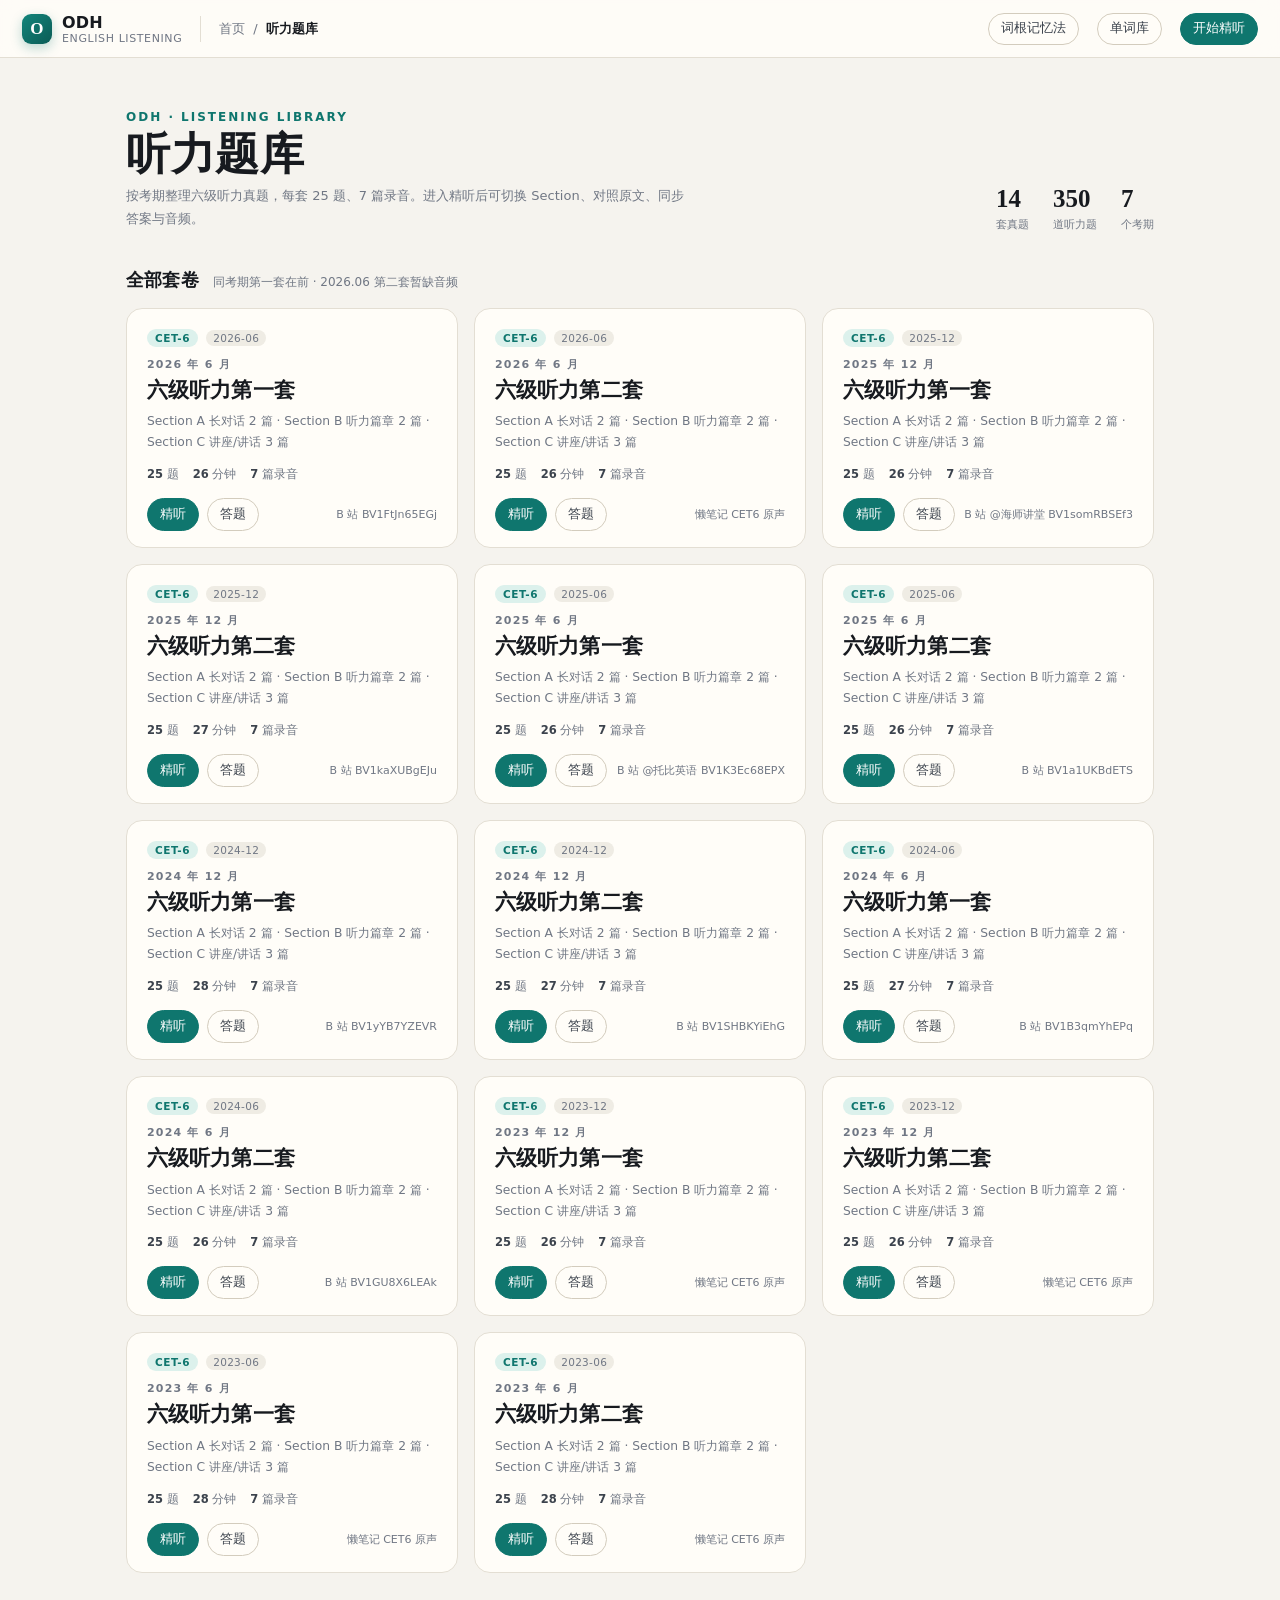
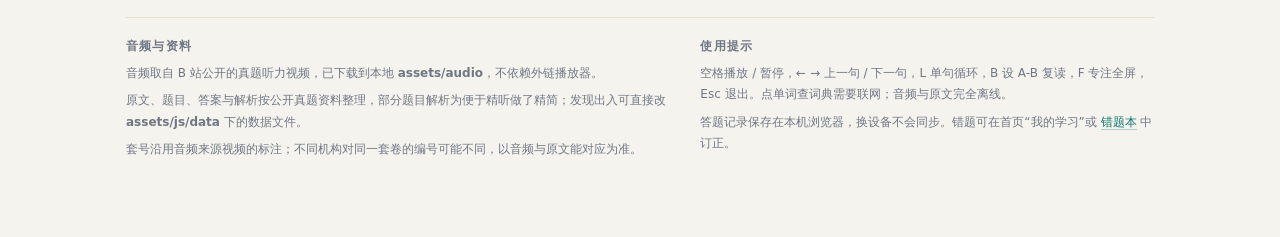
<file: sets.html>
<!DOCTYPE html>
<html lang="zh-CN">
<head>
<meta charset="UTF-8" />
<meta name="viewport" content="width=device-width, initial-scale=1" />
<title>听力题库 · ODH 英语学习工具</title>
<link rel="icon" href="data:image/svg+xml,<svg xmlns='http://www.w3.org/2000/svg' viewBox='0 0 32 32'><rect width='32' height='32' rx='9' fill='%230f766e'/><text x='16' y='23' font-size='19' font-family='Georgia' fill='white' text-anchor='middle'>O</text></svg>" />
<link rel="stylesheet" href="assets/css/app.css" />
<style>
  body { overflow: auto; }
  .wrap { max-width: 1080px; margin: 0 auto; padding: 0 26px 70px; }
  .topbar { position: sticky; top: 0; }
  .head { padding: 48px 0 24px; display: flex; align-items: flex-end; gap: 20px; flex-wrap: wrap; }
  .head h1 { margin: 0; font-family: var(--serif); font-size: 44px; letter-spacing: .5px; }
  .head p { margin: 0; max-width: 560px; font-size: 13px; line-height: 1.8; color: var(--muted); padding-bottom: 5px; }
  .head .stats { margin-left: auto; display: flex; gap: 24px; padding-bottom: 4px; }
  .stat b { display: block; font-family: var(--serif); font-size: 25px; }
  .stat span { font-size: 11px; color: var(--muted); }

  .sec-head { display: flex; align-items: baseline; gap: 14px; margin: 8px 0 16px; }
  .sec-head h2 { margin: 0; font-size: 18px; letter-spacing: .2px; }
  .sec-head span { font-size: 12px; color: var(--muted); }
  .sets { display: grid; grid-template-columns: repeat(auto-fill, minmax(330px, 1fr)); gap: 16px; }
  .set-card {
    background: var(--bg-elev); border: 1px solid var(--line); border-radius: 16px;
    padding: 20px 20px 16px; transition: transform .16s ease, box-shadow .16s ease, border-color .16s;
    display: flex; flex-direction: column; min-height: 190px;
  }
  .set-card:hover { transform: translateY(-2px); box-shadow: var(--shadow); border-color: var(--line-strong); }
  .set-card .row1 { display: flex; align-items: center; gap: 8px; flex-wrap: wrap; }
  .wordset-link {
    margin-left: auto; display: inline-flex; align-items: center; gap: 4px;
    font-size: 10.5px; color: var(--gold); border: 1px solid #e7c98e;
    background: var(--gold-soft); border-radius: 99px; padding: 3px 9px; font-weight: 700;
  }
  .wordset-link:hover { border-color: var(--gold); }
  .wordset-link b { font-size: 10.5px; }
  .set-card .tag-d { font-size: 10.5px; letter-spacing: .6px; background: var(--accent-soft); color: var(--accent); padding: 3px 8px; border-radius: 99px; font-weight: 700; }
  .set-card h3 { margin: 10px 0 6px; font-family: var(--serif); font-size: 21px; letter-spacing: .1px; line-height: 1.45; }
  .set-card h3 .date { display: block; font-family: var(--ui); font-size: 11px; letter-spacing: 1.2px; color: var(--muted); font-weight: 600; margin-bottom: 2px; }
  .set-card .desc { font-size: 12.3px; color: var(--muted); line-height: 1.7; }
  .set-card .facts { display: flex; gap: 14px; font-size: 11.5px; color: var(--muted); margin: 14px 0 16px; }
  .set-card .facts b { color: var(--ink-soft); font-weight: 600; }
  .set-card .actions { margin-top: auto; display: flex; gap: 8px; align-items: center; }
  .set-card .actions .pill { height: 33px; font-size: 12.5px; }
  .progress-note { font-size: 11px; color: var(--muted); margin-left: auto; }
  .notes { margin-top: 44px; border-top: 1px solid var(--line); padding-top: 20px; display: grid; grid-template-columns: 1.2fr 1fr; gap: 30px; }
  .notes h4 { margin: 0 0 8px; font-size: 12px; letter-spacing: 1.2px; color: var(--muted); }
  .notes p { margin: 0 0 6px; font-size: 12px; line-height: 1.8; color: var(--muted); }
  .notes a { color: var(--accent); border-bottom: 1px solid rgba(15,118,110,.3); }
  @media (max-width: 760px) {
    .head { padding-top: 30px; }
    .head h1 { font-size: 36px; }
    .head .stats { margin-left: 0; gap: 18px; }
    .notes { grid-template-columns: 1fr; }
  }
</style>
  <link rel="manifest" href="manifest.webmanifest" />
  <meta name="theme-color" content="#0f766e" />
  <link rel="apple-touch-icon" href="assets/icons/icon-192.png" />
  <script src="assets/js/pwa.js" defer></script>
</head>
<body>
  <header class="topbar">
    <a class="brand" href="index.html">
      <span class="mark">O</span>
      <span>ODH<small>ENGLISH LISTENING</small></span>
    </a>
    <span class="sep"></span>
    <div class="crumb"><a href="index.html">首页</a><span>/</span><b>听力题库</b></div>
    <div class="spacer"></div>
    <a class="pill" href="roots.html">词根记忆法</a>
    <a class="pill" href="words.html">单词库</a>
    <a class="pill primary" href="practice.html?set=jun2025">开始精听</a>
  </header>

  <div class="wrap">
    <section class="head">
      <div>
        <div class="kicker" style="display:inline-flex;align-items:center;gap:8px;font-size:12px;letter-spacing:2px;color:var(--accent);font-weight:700">ODH · LISTENING LIBRARY</div>
        <h1>听力题库</h1>
        <p>按考期整理六级听力真题，每套 25 题、7 篇录音。进入精听后可切换 Section、对照原文、同步答案与音频。</p>
      </div>
      <div class="stats">
        <div class="stat"><b id="stat-sets">0</b><span>套真题</span></div>
        <div class="stat"><b id="stat-qs">0</b><span>道听力题</span></div>
        <div class="stat"><b id="stat-sessions">0</b><span>个考期</span></div>
      </div>
    </section>

    <div class="sec-head"><h2>全部套卷</h2><span>同考期第一套在前 · 2026.06 第二套暂缺音频</span></div>
    <section class="sets" id="sets"></section>

    <section class="notes">
      <div>
        <h4>音频与资料</h4>
        <p>音频取自 B 站公开的真题听力视频，已下载到本地 <b>assets/audio</b>，不依赖外链播放器。</p>
        <p>原文、题目、答案与解析按公开真题资料整理，部分题目解析为便于精听做了精简；发现出入可直接改 <b>assets/js/data</b> 下的数据文件。</p>
        <p>套号沿用音频来源视频的标注；不同机构对同一套卷的编号可能不同，以音频与原文能对应为准。</p>
      </div>
      <div>
        <h4>使用提示</h4>
        <p>空格播放 / 暂停，← → 上一句 / 下一句，L 单句循环，B 设 A-B 复读，F 专注全屏，Esc 退出。点单词查词典需要联网；音频与原文完全离线。</p>
        <p>答题记录保存在本机浏览器，换设备不会同步。错题可在首页“我的学习”或 <a href="review.html">错题本</a> 中订正。</p>
      </div>
    </section>
  </div>

  <script src="assets/js/data/all_sets.js"></script>
  <script>
    (function () {
      const box = document.getElementById('sets');
      const byTime = (a, b) => {
        const ao = a.order || 0, bo = b.order || 0;
        return (Math.floor(bo / 100) - Math.floor(ao / 100)) || (ao - bo);
      };
      const sets = Object.values(window.ODH_SETS || {}).sort(byTime);
      const esc = s => String(s || '').replace(/&/g, '&amp;').replace(/</g, '&lt;');
      const KIND = { A: '长对话', B: '听力篇章', C: '讲座/讲话' };
      let unknown = {};
      try { unknown = JSON.parse(localStorage.getItem('odh.unknown.v1') || '{}'); } catch (e) {}
      const setUnknownCount = s => Object.keys(unknown).filter(w => {
        const rec = unknown[w];
        if (!rec || rec.known) return false;
        return (rec.sets && rec.sets.includes(s.id)) || (rec.sample && rec.sample.set === s.id);
      }).length;
      const cards = [];
      sets.forEach(s => {
        let ans = {};
        try { ans = JSON.parse(localStorage.getItem('odh.answer.' + s.id) || '{}'); } catch (e) {}
        const qmap = {};
        s.parts.forEach(p => p.questions.forEach(q => { qmap[q.no] = q; }));
        let done = 0, right = 0;
        Object.keys(ans).forEach(no => {
          const q = qmap[+no];
          if (!q) return;
          done++;
          if (ans[no] === q.answerKey) right++;
        });
        const mins = Math.round((s.duration || 0) / 60);
        const bits = (s.title || '').split('·');
        const dateTxt = (bits[0] || '').trim();
        const nameTxt = (bits[1] || s.title || '').trim();
        const submitted = localStorage.getItem('odh.submitted.' + s.id) === '1';
        const ucount = setUnknownCount(s);
        const showWords = submitted || ucount > 0;
        cards.push({ order: s.order || 0, html: `<article class="set-card">
          <div class="row1"><span class="tag-d">CET-6</span>
            <span class="tag" style="font-size:10.5px">${esc(s.date)}</span>
            ${done ? `<span class="tag ok" style="font-size:10.5px">已作答 ${done}/25 · 正确 ${right}</span>` : ''}
            ${showWords ? `<a class="wordset-link" href="setwords.html?set=${s.id}">陌生单词集 <b>${ucount}</b></a>` : ''}
          </div>
          <h3><span class="date">${esc(dateTxt)}</span>${esc(nameTxt)}</h3>
          <div class="desc">Section A ${KIND.A} 2 篇 · Section B ${KIND.B} 2 篇 · Section C ${KIND.C} 3 篇</div>
          <div class="facts"><span><b>25</b> 题</span><span><b>${mins}</b> 分钟</span><span><b>7</b> 篇录音</span></div>
          <div class="actions">
            <a class="pill primary" href="practice.html?set=${s.id}">精听</a>
            <a class="pill" href="practice.html?set=${s.id}#quiz">答题</a>
            <span class="progress-note">${esc(s.source || '')}</span>
          </div>
        </article>` });
      });
      if (!sets.some(s => (s.order || 0) === 20260602)) cards.push({ order: 20260602, html: `<article class="set-card" style="opacity:.62">
        <div class="row1"><span class="tag-d" style="background:#eee8dc;color:#8a8378">CET-6</span>
          <span class="tag" style="font-size:10.5px">2026-06</span>
        </div>
        <h3><span class="date">2026 年 6 月</span>六级听力第二套</h3>
        <div class="desc">原文、题目与答案已整理，但暂未找到可用的完整原声音频；按约定跳过该套，不作为练习入口。</div>
        <div class="facts"><span><b>25</b> 题</span><span><b>暂缺</b> 音频</span></div>
        <div class="actions"><span class="tag" style="background:#f3ece1;color:#8a6a3a">暂缺 · 不编造</span></div>
      </article>` });
      cards.sort((a, b) => a.order - b.order);
      // keep the same newest-first ordering rule as before
      cards.sort((a, b) => {
        const ao = a.order || 0, bo = b.order || 0;
        return (Math.floor(bo / 100) - Math.floor(ao / 100)) || (ao - bo);
      });
      box.innerHTML = cards.map(c => c.html).join('');
      const qs = sets.reduce((n, s) => n + (s.qCount || 25), 0);
      document.getElementById('stat-sets').textContent = sets.length;
      document.getElementById('stat-qs').textContent = qs;
      document.getElementById('stat-sessions').textContent = new Set(sets.map(s => s.date)).size;
    })();
  </script>
</body>
</html>
</file>
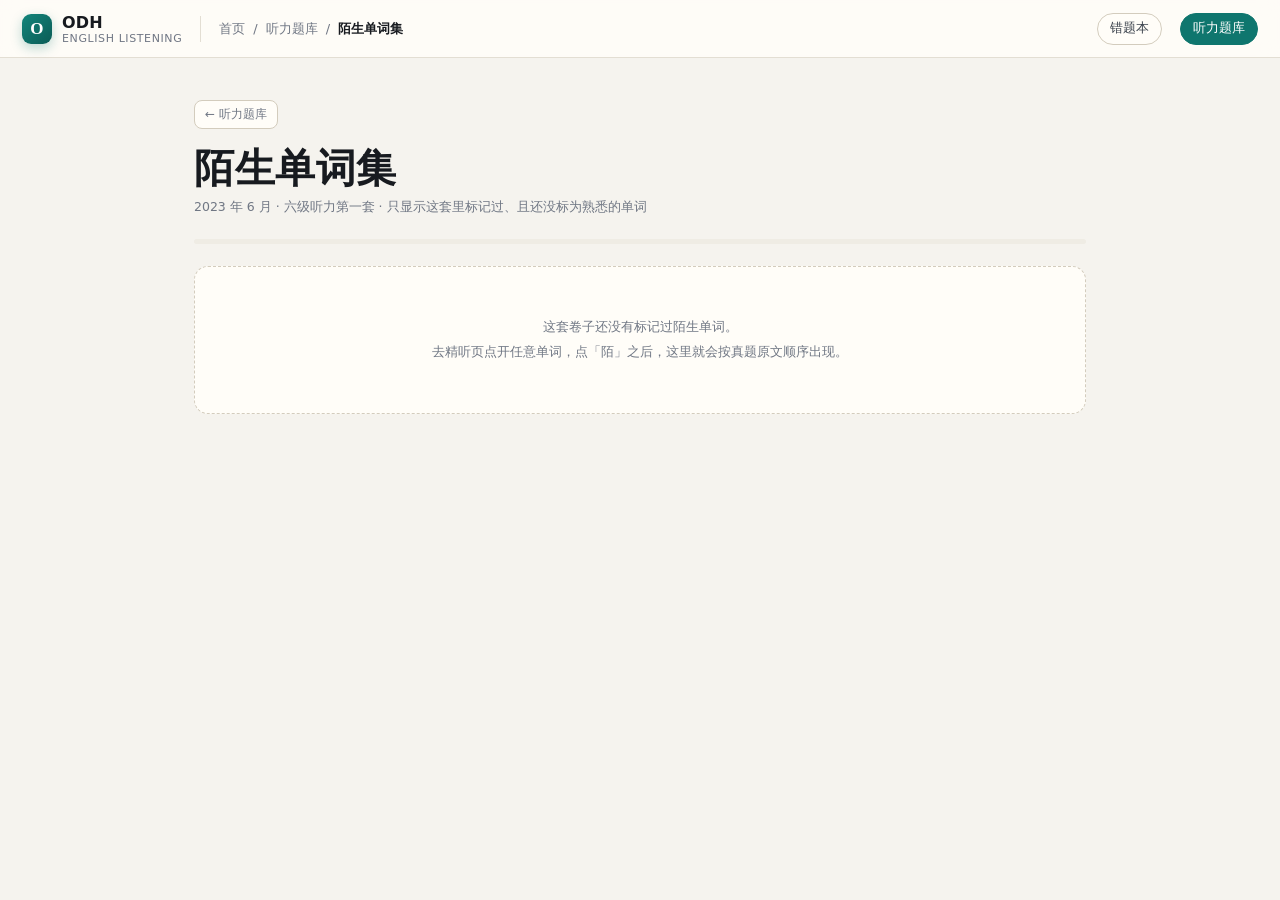
<file: setwords.html>
<!DOCTYPE html>
<html lang="zh-CN">
<head>
<meta charset="UTF-8" />
<meta name="viewport" content="width=device-width, initial-scale=1" />
<title>陌生单词集 · ODH 英语学习工具</title>
<link rel="icon" href="data:image/svg+xml,<svg xmlns='http://www.w3.org/2000/svg' viewBox='0 0 32 32'><rect width='32' height='32' rx='9' fill='%230f766e'/><text x='16' y='23' font-size='19' font-family='Georgia' fill='white' text-anchor='middle'>O</text></svg>" />
<link rel="stylesheet" href="assets/css/app.css" />
<style>
  body { overflow: auto; }
  .wrap { max-width: 940px; margin: 0 auto; padding: 0 24px 80px; }
  .topbar { position: sticky; top: 0; }
  .head { padding: 42px 0 18px; display: flex; align-items: flex-end; gap: 18px; flex-wrap: wrap; }
  .head h1 { margin: 0; font-family: var(--serif); font-size: 40px; letter-spacing: .5px; }
  .head .sub { font-size: 12.5px; color: var(--muted); line-height: 1.7; padding-bottom: 4px; }
  .head .sub b { color: var(--ink); }
  .back { display: inline-flex; align-items: center; gap: 4px; font-size: 12px; color: var(--muted); border: 1px solid var(--line-strong); background: var(--bg-elev); border-radius: 8px; padding: 5px 10px; }
  .back:hover { border-color: var(--accent); color: var(--accent); }
  .sw-progress { height: 5px; background: var(--bg-deep); border-radius: 99px; overflow: hidden; margin-bottom: 22px; }
  .sw-progress i { display: block; height: 100%; width: 0; background: var(--accent); transition: width .25s ease; }
  .sw-shell { max-width: 720px; margin: 0 auto; }
  .sw-card { background: var(--bg-elev); border: 1px solid var(--line); border-radius: 18px; padding: 24px 26px 22px; box-shadow: var(--shadow); }
  .sw-top { display: flex; align-items: center; gap: 8px; font-size: 11px; color: var(--muted); margin-bottom: 16px; }
  .sw-top .setname { color: var(--ink-soft); font-weight: 600; }
  .sw-top .cnt { margin-left: auto; }
  .sw-wordrow { display: flex; align-items: center; justify-content: center; gap: 12px; flex-wrap: wrap; }
  .sw-word { font-family: var(--serif); font-size: 52px; font-weight: 700; line-height: 1.15; word-break: break-word; }
  .sw-speak { width: 37px; height: 37px; border-radius: 50%; border: 1px solid var(--line-strong); background: var(--bg-elev); color: var(--accent); display: grid; place-items: center; flex: 0 0 auto; }
  .sw-speak:hover { border-color: var(--accent); background: var(--accent-soft); }
  .sw-speak svg { width: 17px; height: 17px; }
  .sw-ph { text-align: center; margin-top: 6px; font-size: 12px; color: var(--muted); }
  .sw-lemma { text-align: center; margin-top: 4px; font-size: 10.5px; color: var(--muted); }
  .sw-context { margin-top: 18px; padding: 11px 13px; border-left: 3px solid var(--line-strong); background: #fbfaf6; border-radius: 0 9px 9px 0; font-family: var(--serif); font-size: 14.5px; line-height: 1.8; color: #4b515b; text-align: left; }
  .sw-context .lab { display: block; font-family: var(--ui); font-size: 10px; letter-spacing: 1.2px; color: var(--muted); font-weight: 700; margin-bottom: 4px; }
  .sw-context .hl { color: var(--gold); font-weight: 700; background: var(--gold-soft); border-radius: 3px; padding: 0 2px; }
  .sw-actions { display: flex; gap: 10px; margin-top: 22px; }
  .sw-btn { flex: 1; height: 45px; border-radius: 11px; border: 1px solid var(--line-strong); background: #fff; font-size: 14px; font-weight: 700; }
  .sw-btn.know { color: var(--ok); border-color: var(--ok); }
  .sw-btn.dont { color: var(--danger); border-color: var(--danger); }
  .sw-btn:hover { background: var(--bg-deep); }
  .sw-btn:disabled { opacity: .45; pointer-events: none; }
  .sw-answer { display: none; margin-top: 18px; padding: 14px 15px; border: 1px solid var(--line); border-radius: 12px; background: #fff; text-align: left; }
  .sw-answer.on { display: block; }
  .sw-answer .lab { font-size: 10px; letter-spacing: 1.2px; color: var(--muted); font-weight: 700; margin-bottom: 6px; }
  .sw-answer .mean { font-size: 14px; line-height: 1.75; color: var(--ink-soft); }
  .sw-answer .mean .pos { color: var(--accent); font-style: italic; margin-right: 5px; }
  .sw-answer .zh { margin-top: 8px; font-size: 12.5px; line-height: 1.75; color: var(--muted); }
  .sw-answer .status { margin-top: 10px; font-size: 11.5px; font-weight: 700; }
  .sw-answer .status.ok { color: var(--ok); }
  .sw-answer .status.bad { color: var(--danger); }
  .sw-next { display: none; margin: 18px auto 0; height: 43px; padding: 0 26px; border-radius: 10px; border: 0; background: var(--accent); color: #fff; font-size: 13.5px; font-weight: 700; }
  .sw-next.on { display: block; }
  .empty-card { border: 1px dashed var(--line-strong); border-radius: 14px; padding: 48px 20px; text-align: center; color: var(--muted); font-size: 13px; line-height: 1.9; background: var(--bg-elev); }
  .summary { text-align: center; max-width: 620px; margin: 0 auto; }
  .summary h2 { font-family: var(--serif); font-size: 30px; margin: 0 0 8px; }
  .summary p { font-size: 13px; color: var(--muted); line-height: 1.8; }
  .summary .nums { display: flex; justify-content: center; gap: 30px; margin: 22px 0; }
  .summary .nums b { display: block; font-family: var(--serif); font-size: 28px; }
  .summary .nums span { font-size: 10.5px; color: var(--muted); }
  .summary .nums .ok b { color: var(--ok); }
  .summary .nums .bad b { color: var(--danger); }
  .summary .btns { display: flex; gap: 8px; justify-content: center; flex-wrap: wrap; }
  .summary .btns a, .summary .btns button { height: 40px; padding: 0 16px; display: inline-flex; align-items: center; border-radius: 10px; border: 1px solid var(--line-strong); background: var(--bg-elev); color: var(--ink-soft); font-size: 12.5px; font-weight: 600; }
  .summary .btns .primary { background: var(--accent); border-color: var(--accent); color: #fff; }
  @media (max-width: 640px) {
    .wrap { padding: 0 15px 60px; }
    .head { padding-top: 28px; }
    .head h1 { font-size: 32px; }
    .sw-card { padding: 18px 16px; }
    .sw-word { font-size: 40px; }
    .sw-actions { flex-direction: column; }
    .sw-btn { flex: 0 0 auto; }
  }
</style>
  <link rel="manifest" href="manifest.webmanifest" />
  <meta name="theme-color" content="#0f766e" />
  <link rel="apple-touch-icon" href="assets/icons/icon-192.png" />
  <script src="assets/js/pwa.js" defer></script>
</head>
<body>
  <header class="topbar">
    <a class="brand" href="index.html">
      <span class="mark">O</span>
      <span>ODH<small>ENGLISH LISTENING</small></span>
    </a>
    <span class="sep"></span>
    <div class="crumb"><a href="index.html">首页</a><span>/</span><a href="sets.html">听力题库</a><span>/</span><b>陌生单词集</b></div>
    <div class="spacer"></div>
    <a class="pill" href="review.html">错题本</a>
    <a class="pill primary" href="sets.html">听力题库</a>
  </header>

  <div class="wrap">
    <div class="head">
      <div>
        <a class="back" href="sets.html">← 听力题库</a>
        <h1 id="set-title" style="margin-top:12px">陌生单词集</h1>
        <div class="sub" id="set-sub">从这套卷子里标记过的陌生单词</div>
      </div>
    </div>
    <div class="sw-progress"><i id="sw-progress"></i></div>
    <div id="app"></div>
  </div>

  <script src="assets/js/data/all_sets.js"></script>
  <script src="assets/js/data/words.js"></script>
  <script>
  (function () {
    'use strict';
    const SETS = window.ODH_SETS || {};
    const WORDS = window.ODH_WORDS || {};
    const params = new URLSearchParams(location.search);
    const setId = SETS[params.get('set')] ? params.get('set') : Object.keys(SETS)[0];
    const S = SETS[setId];
    const UNKNOWN_KEY = 'odh.unknown.v1';
    const WRONG_KEY = 'odh.wordwrong.v1';
    const $ = s => document.querySelector(s);
    const $$ = (s, r = document) => Array.from(r.querySelectorAll(s));
    const esc = s => String(s == null ? '' : s).replace(/&/g, '&amp;').replace(/</g, '&lt;').replace(/>/g, '&gt;').replace(/"/g, '&quot;');
    const readJSON = (k, d) => { try { return JSON.parse(localStorage.getItem(k) || 'null') || d; } catch (e) { return d; } };
    const writeJSON = (k, v) => localStorage.setItem(k, JSON.stringify(v));
    const fmt = t => {
      t = Math.max(0, Math.floor(t || 0));
      return String(Math.floor(t / 60)).padStart(2, '0') + ':' + String(t % 60).padStart(2, '0');
    };
    const sleep = ms => new Promise(r => setTimeout(r, ms));

    if (!S) {
      $('#app').innerHTML = '<div class="empty-card">没有找到这套卷子。</div>';
      return;
    }
    $('#set-title').textContent = '陌生单词集';
    $('#set-sub').innerHTML = `${esc(S.title)} · 只显示这套里标记过、且还没标为熟悉的单词`;

    function speak(text) {
      if (!text || !('speechSynthesis' in window)) return;
      try {
        window.speechSynthesis.cancel();
        const u = new SpeechSynthesisUtterance(text);
        u.lang = 'en-US'; u.rate = 0.88;
        const vs = window.speechSynthesis.getVoices() || [];
        const v = vs.find(x => /en[-_]US/i.test(x.lang)) || vs.find(x => /^en/i.test(x.lang));
        if (v) u.voice = v;
        window.speechSynthesis.speak(u);
      } catch (e) {}
    }
    function lemmaCandidates(word) {
      const w = word.toLowerCase();
      const out = new Set([w]);
      const add = x => { if (x && x.length > 1) out.add(x); };
      add(w + 's'); add(w + 'es'); add(w + 'ed'); add(w + 'd'); add(w + 'ing');
      if (w.endsWith('e')) add(w.slice(0, -1) + 'ing');
      if (w.endsWith('y')) { add(w.slice(0, -1) + 'ies'); add(w.slice(0, -1) + 'ied'); }
      if (w.endsWith('ed')) { add(w.slice(0, -2)); add(w.slice(0, -1)); }
      if (w.endsWith('ing')) { add(w.slice(0, -3)); add(w.slice(0, -3) + 'e'); }
      if (w.endsWith('ly')) add(w.slice(0, -2));
      if (w.endsWith('er')) add(w.slice(0, -2));
      if (/([^aeiou])\1(ed|ing|er|est)$/.test(w)) add(w.replace(/([^aeiou])\1(ed|ing|er|est)$/, '$1'));
      return out;
    }
    function markRootFamiliar(w, level, relearn) {
      try {
        const learn = readJSON('odh.rootlearn.v1', { words: {}, roots: {}, familiar: {} });
        learn.familiar = learn.familiar || {};
        const old = learn.familiar[w] || {};
        learn.familiar[w] = {
          level, at: Date.now(), root: old.root || '', n: old.n || 0,
          relearn: Math.max(0, relearn || 0),
        };
        writeJSON('odh.rootlearn.v1', learn);
      } catch (e) {}
    }
    function lookup(word) {
      const key = word.toLowerCase();
      if (WORDS[key]) return WORDS[key];
      for (const c of lemmaCandidates(key)) if (WORDS[c]) return WORDS[c];
      return null;
    }
    function senses(entry, n) {
      if (!entry) return '离线词库未收录';
      return (entry.m || []).slice(0, n || 2).map(m => `<div><span class="pos">${esc(m[0])}</span>${esc(m[1])}</div>`).join('');
    }
    function sentenceIndex() {
      const idx = Object.create(null);
      S.parts.forEach(p => p.paragraphs.forEach(pa => pa.sentences.forEach(s => {
        const toks = (s.text.toLowerCase().match(/[a-z][a-z'-]*/g) || []);
        toks.forEach(t => {
          if (!idx[t]) idx[t] = { sentence: s.text, zh: pa.zh || '', part: p.qFrom, sid: s.i, start: s.start };
        });
      })));
      return idx;
    }
    const SIDX = sentenceIndex();
    function findContext(w) {
      if (SIDX[w]) return SIDX[w];
      for (const c of lemmaCandidates(w)) if (SIDX[c]) return SIDX[c];
      return null;
    }
    function collect() {
      const u = readJSON(UNKNOWN_KEY, {});
      const items = [];
      Object.keys(u).forEach(w => {
        const rec = u[w];
        if (!rec || rec.known) return;
        const inSet = (rec.sets && rec.sets.includes(setId)) || (rec.sample && rec.sample.set === setId);
        if (!inSet) return;
        const entry = lookup(w);
        const ctx = (rec.sample && rec.sample.set === setId && rec.sample.sentence)
          ? { sentence: rec.sample.sentence, zh: rec.sample.zh || '', part: rec.sample.part, sid: rec.sample.sid, start: null }
          : findContext(w);
        const parts = ctx ? S.parts.find(p => p.qFrom === ctx.part) : null;
        const ss = parts ? parts.paragraphs.flatMap(pa => pa.sentences) : [];
        const sent = ctx && ctx.sid != null ? ss[ctx.sid] : null;
        items.push({
          w, rec, entry, ctx,
          start: ctx && ctx.start != null ? ctx.start : (sent ? sent.start : null),
          sentence: ctx ? ctx.sentence : '',
          zh: ctx ? ctx.zh : '',
        });
      });
      items.sort((a, b) => (a.start == null ? Infinity : a.start) - (b.start == null ? Infinity : b.start) || a.w.localeCompare(b.w));
      return items;
    }

    function highlightSentence(sentence, word) {
      const forms = Array.from(lemmaCandidates(word)).sort((a, b) => b.length - a.length);
      const re = new RegExp('\\b(' + forms.map(f => f.replace(/[.*+?^${}()|[\]\\]/g, '\\$&')).join('|') + ')\\b', 'ig');
      return esc(sentence).replace(re, '<span class="hl">$1</span>');
    }

    let items = collect();
    let idx = 0, answered = false, results = [];

    function renderProgress() {
      $('#sw-progress').style.width = items.length ? Math.round(idx / items.length * 100) + '%' : '0%';
    }
    function renderEmpty() {
      $('#app').innerHTML = `<div class="empty-card">这套卷子还没有标记过陌生单词。<br>去精听页点开任意单词，点「陌」之后，这里就会按真题原文顺序出现。</div>`;
      renderProgress();
    }
    function renderSummary() {
      const know = results.filter(r => r.kind === 'know').length;
      const dont = results.filter(r => r.kind === 'dont').length;
      const remain = items.filter(x => !x.rec.known).length;
      $('#app').innerHTML = `<div class="summary">
        <h2>这一轮过完了</h2>
        <p>${esc(S.short || S.title)} · 共 ${items.length} 个陌生词<br>认识的词会从这套陌生词里移除；不认识的词已加入错题本。</p>
        <div class="nums">
          <div class="ok"><b>${know}</b><span>认识</span></div>
          <div class="bad"><b>${dont}</b><span>不认识</span></div>
          <div><b>${remain}</b><span>仍待复习</span></div>
        </div>
        <div class="btns">
          ${remain ? '<button class="primary" id="again">再背不认识的 →</button>' : ''}
          <a href="review.html">去错题本</a>
          <a href="sets.html">返回听力题库</a>
        </div>
      </div>`;
      renderProgress();
      const again = $('#again');
      if (again) again.addEventListener('click', () => {
        items = collect();
        idx = 0; answered = false; results = [];
        if (!items.length) renderEmpty(); else renderCard();
      });
    }
    function renderCard() {
      if (!items.length) { renderEmpty(); return; }
      if (idx >= items.length) { renderSummary(); return; }
      const item = items[idx];
      const entry = item.entry;
      const shown = item.w;
      const pos = entry && entry.m && entry.m[0] ? entry.m[0][0] : '';
      const meanHtml = senses(entry, 2);
      const lemmaNote = entry && entry.w && entry.w !== item.w ? `<div class="sw-lemma">原形 · ${esc(entry.w)}</div>` : '';
      $('#app').innerHTML = `<div class="sw-shell"><div class="sw-card">
        <div class="sw-top"><span class="setname">${esc(S.short || S.title)}</span><span>第 ${idx + 1} / ${items.length} 个</span><span class="cnt">${item.ctx && item.start != null ? fmt(item.start) : ''}</span></div>
        <div class="sw-wordrow">
          <div class="sw-word">${esc(shown)}</div>
          <button class="sw-speak" id="sw-speak" title="朗读单词" aria-label="朗读单词"><svg viewBox="0 0 24 24" fill="none" stroke="currentColor" stroke-width="1.8" stroke-linecap="round" stroke-linejoin="round"><path d="M4 9.5v5h4l5 4V5.5l-5 4H4z"/><path d="M16 9a4.5 4.5 0 0 1 0 6"/><path d="M18.5 6.5a8 8 0 0 1 0 11"/></svg></button>
        </div>
        ${entry && entry.p ? `<div class="sw-ph">${esc(entry.p.split(/[;；]/)[0])}</div>` : ''}
        ${lemmaNote}
        ${item.sentence ? `<div class="sw-context"><span class="lab">真题原句</span>${highlightSentence(item.sentence, item.w)}</div>` : `<div class="sw-context"><span class="lab">真题原句</span>这套里没有定位到包含该词的原句。</div>`}
        <div class="sw-actions">
          <button class="sw-btn know" data-sw="know">认识</button>
          <button class="sw-btn dont" data-sw="dont">不认识</button>
        </div>
        <div class="sw-answer" id="sw-answer">
          <div class="lab">答案</div>
          <div class="mean">${meanHtml}</div>
          ${entry && entry.w && entry.w !== item.w ? `<div class="zh">该词按原形 ${esc(entry.w)} 查义</div>` : ''}
          ${item.zh ? `<div class="zh">句意：${esc(item.zh)}</div>` : ''}
          <div class="status" id="sw-status"></div>
        </div>
        <button class="sw-next" id="sw-next">下一个 →</button>
      </div></div>`;
      renderProgress();
      $('#sw-speak').addEventListener('click', () => speak(shown));
      $$('#app [data-sw]').forEach(b => b.addEventListener('click', () => answer(b.dataset.sw)));
      $('#sw-next').addEventListener('click', () => {
        if (!answered) return;
        idx++;
        answered = false;
        renderCard();
      });
    }

    function answer(kind) {
      if (answered) return;
      answered = true;
      const item = items[idx];
      const u = readJSON(UNKNOWN_KEY, {});
      if (u[item.w]) {
        u[item.w].known = kind === 'know';
        u[item.w].lastAt = Date.now();
        writeJSON(UNKNOWN_KEY, u);
      }
      item.rec.known = kind === 'know';
      markRootFamiliar(item.w, kind === 'know' ? 'familiar' : 'unknown', kind === 'know' ? 0 : 3);
      const wrong = readJSON(WRONG_KEY, {});
      if (kind === 'know') {
        if (wrong[item.w]) { delete wrong[item.w]; writeJSON(WRONG_KEY, wrong); }
      } else {
        const prev = wrong[item.w] || { count: 0 };
        prev.count = (prev.count || 0) + 1;
        prev.lastAt = Date.now();
        prev.set = setId;
        prev.setTitle = S.short || S.title;
        prev.sentence = item.sentence || '';
        prev.zh = item.zh || '';
        prev.meaning = item.entry ? (item.entry.m || []).slice(0, 2).map(m => `${m[0]} ${m[1]}`).join('；') : '';
        prev.pos = item.entry && item.entry.m && item.entry.m[0] ? item.entry.m[0][0] : '';
        prev.lemma = item.entry && item.entry.w && item.entry.w !== item.w ? item.entry.w : '';
        wrong[item.w] = prev;
        writeJSON(WRONG_KEY, wrong);
      }
      results.push({ kind });
      $$('#app [data-sw]').forEach(b => { b.disabled = true; });
      $('#sw-answer').classList.add('on');
      const status = $('#sw-status');
      status.className = 'status ' + (kind === 'know' ? 'ok' : 'bad');
      status.textContent = kind === 'know' ? '已标为熟悉，也从错题本移除了' : '已加入错题本，并保留在这套陌生词里';
      $('#sw-next').classList.add('on');
      $('#sw-next').textContent = idx + 1 >= items.length ? '查看总结 →' : '下一个 →';
    }

    if (!items.length) renderEmpty();
    else renderCard();
  })();
  </script>
</body>
</html>
</file>
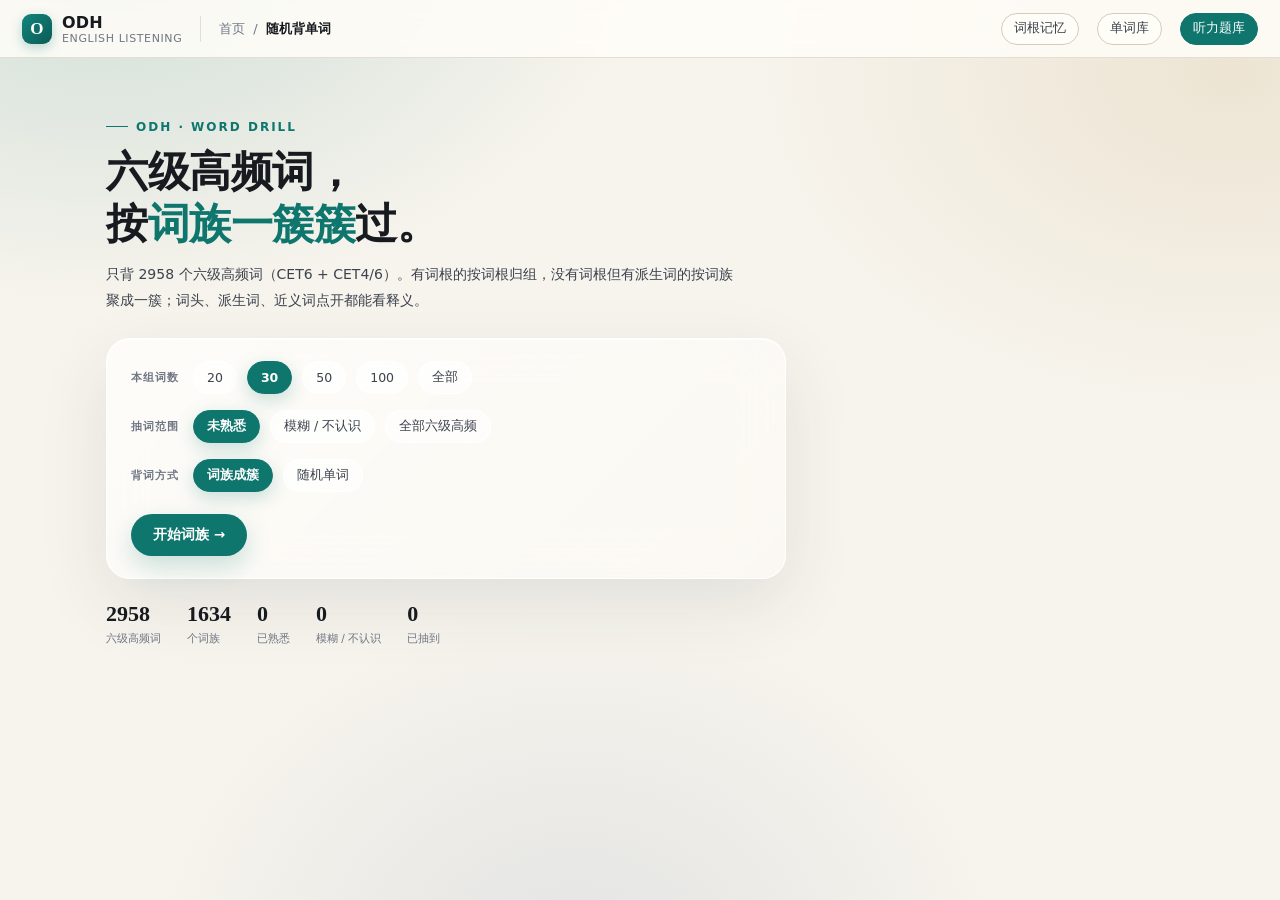
<file: study.html>
<!DOCTYPE html>
<html lang="zh-CN">
<head>
<meta charset="UTF-8" />
<meta name="viewport" content="width=device-width, initial-scale=1" />
<title>随机背单词 · ODH 英语学习工具</title>
<link rel="icon" href="data:image/svg+xml,<svg xmlns='http://www.w3.org/2000/svg' viewBox='0 0 32 32'><rect width='32' height='32' rx='9' fill='%230f766e'/><text x='16' y='23' font-size='19' font-family='Georgia' fill='white' text-anchor='middle'>O</text></svg>" />
<link rel="stylesheet" href="assets/css/app.css" />
<style>
  body {
    overflow: auto;
    min-height: 100vh;
    background:
      radial-gradient(900px 620px at 8% -8%, rgba(15,118,110,.18), transparent 62%),
      radial-gradient(760px 540px at 96% 8%, rgba(184,145,75,.16), transparent 64%),
      radial-gradient(700px 600px at 45% 108%, rgba(75,104,150,.12), transparent 62%),
      #f7f4ed;
  }
  .topbar { position: sticky; top: 0; }
  .wrap { max-width: 1120px; margin: 0 auto; padding: 0 26px 130px; position: relative; z-index: 1; }
  .kicker { display: inline-flex; align-items: center; gap: 8px; font-size: 12px; letter-spacing: 2px; color: var(--accent); font-weight: 700; }
  .kicker::before { content: ""; width: 22px; height: 1px; background: var(--accent); }

  .setup { padding: 54px 0 30px; }
  .setup h1 { margin: 12px 0 10px; font-family: var(--serif); font-size: 42px; line-height: 1.25; letter-spacing: -.5px; }
  .setup h1 em { font-style: normal; color: var(--accent); }
  .setup p { margin: 0 0 24px; max-width: 640px; color: var(--ink-soft); font-size: 14px; line-height: 1.9; }
  .setup-box {
    background: linear-gradient(135deg, rgba(255,255,255,.72), rgba(255,255,255,.4));
    border: 1px solid rgba(255,255,255,.85); border-radius: 24px;
    padding: 22px 24px; max-width: 680px;
    box-shadow: 0 24px 70px rgba(31,45,61,.10), inset 0 1px 0 rgba(255,255,255,.9);
    backdrop-filter: blur(26px) saturate(150%);
    -webkit-backdrop-filter: blur(26px) saturate(150%);
  }
  .setup-line { display: flex; align-items: center; gap: 10px; flex-wrap: wrap; margin-bottom: 16px; }
  .setup-line .lab { width: 52px; font-size: 11px; letter-spacing: 1px; color: var(--muted); font-weight: 700; flex: 0 0 auto; }
  .choice { height: 33px; padding: 0 13px; border: 1px solid rgba(255,255,255,.85); background: rgba(255,255,255,.6); border-radius: 999px; font-size: 12.5px; color: var(--ink-soft); transition: .18s; }
  .choice:hover { border-color: rgba(15,118,110,.35); }
  .choice.on { background: var(--accent); border-color: var(--accent); color: #fff; font-weight: 600; box-shadow: 0 6px 18px rgba(15,118,110,.22); }
  .setup-go { height: 42px; padding: 0 22px; border: 0; background: var(--accent); color: #fff; border-radius: 999px; font-size: 13.5px; font-weight: 700; margin-top: 6px; box-shadow: 0 10px 26px rgba(15,118,110,.22); }
  .setup-stats { display: flex; gap: 26px; margin-top: 22px; flex-wrap: wrap; }
  .setup-stats b { font-family: var(--serif); font-size: 22px; display: block; line-height: 1.2; }
  .setup-stats span { font-size: 10.5px; color: var(--muted); }

  .study-card {
    margin-top: 26px;
    position: relative;
    background: linear-gradient(135deg, rgba(255,255,255,.74), rgba(255,255,255,.42));
    border: 1px solid rgba(255,255,255,.86);
    border-radius: 30px;
    box-shadow: 0 34px 90px rgba(31,45,61,.14), 0 2px 10px rgba(31,45,61,.04), inset 0 1px 0 rgba(255,255,255,.92);
    backdrop-filter: blur(30px) saturate(165%);
    -webkit-backdrop-filter: blur(30px) saturate(165%);
    overflow: hidden;
  }
  .study-card::before {
    content: ""; position: absolute; inset: 0; pointer-events: none;
    background: linear-gradient(120deg, rgba(255,255,255,.5), transparent 42%);
  }
  .card-top {
    position: relative; display: flex; align-items: center; gap: 10px; padding: 15px 28px;
    border-bottom: 1px solid rgba(255,255,255,.66);
    background: rgba(255,255,255,.28);
  }
  .card-top .idx { font-size: 11px; letter-spacing: 1px; color: var(--muted); font-weight: 700; }
  .card-top .tag { font-size: 10px; background: rgba(15,118,110,.11); color: var(--accent); padding: 3px 9px; border-radius: 999px; font-weight: 700; }
  .card-top .spacer { flex: 1; }
  .card-top button { border: 1px solid rgba(255,255,255,.9); background: rgba(255,255,255,.55); border-radius: 999px; height: 29px; padding: 0 11px; font-size: 11px; color: var(--muted); }
  .card-top button:hover { color: var(--accent); border-color: rgba(15,118,110,.3); }

  .card-body { position: relative; padding: 32px 34px 26px; }
  .word-row { display: flex; align-items: flex-start; gap: 16px; }
  .word-main { flex: 1; min-width: 0; }
  .word { font-family: var(--serif); font-size: 58px; font-weight: 700; line-height: 1.1; letter-spacing: -1px; word-break: break-word; color: #16191f; }
  .phon { margin-top: 6px; font-size: 13px; color: rgba(60,66,75,.62); letter-spacing: .6px; }
  .speak {
    width: 46px; height: 46px; border-radius: 50%; border: 1px solid rgba(255,255,255,.92);
    background: rgba(255,255,255,.62); color: var(--accent); font-size: 16px; display: grid; place-items: center; flex: 0 0 auto;
    box-shadow: 0 10px 24px rgba(15,118,110,.13), inset 0 1px 0 rgba(255,255,255,.9);
    backdrop-filter: blur(12px); transition: transform .18s, box-shadow .18s;
  }
  .speak:hover { transform: translateY(-1px); box-shadow: 0 14px 30px rgba(15,118,110,.2); background: rgba(15,118,110,.1); }
  .level-pill { flex: 0 0 auto; font-size: 10px; border-radius: 999px; padding: 4px 10px; background: rgba(255,255,255,.5); color: var(--muted); font-weight: 700; border: 1px solid rgba(255,255,255,.8); }
  .level-pill.familiar { background: rgba(227,242,232,.8); color: #137a5b; }
  .level-pill.fuzzy { background: rgba(253,241,220,.82); color: #a66a12; }
  .level-pill.unknown { background: rgba(251,234,234,.82); color: #b52a35; }

  .card-grid { display: grid; grid-template-columns: 1.08fr .92fr; gap: 30px; margin-top: 26px; }
  .sec { margin-bottom: 19px; }
  .sec h4 { margin: 0 0 8px; font-size: 10.5px; letter-spacing: 1.4px; color: var(--muted); font-weight: 700; }
  .senses { display: flex; flex-wrap: wrap; gap: 7px; }
  .sense { background: rgba(255,255,255,.55); border: 1px solid rgba(255,255,255,.85); border-radius: 11px; padding: 6px 10px; font-size: 13.5px; line-height: 1.55; box-shadow: 0 2px 8px rgba(23,26,31,.025); }
  .sense .pos { color: var(--accent); font-style: italic; font-size: 11px; margin-right: 4px; }
  .exline { font-family: var(--serif); font-size: 15.5px; line-height: 1.85; color: #2a2e35; }
  .excn { margin-top: 3px; font-size: 12px; color: var(--muted); }
  .exsrc { margin-left: 5px; font-size: 10px; color: #aaa; }
  .ex-row { display: flex; align-items: flex-start; gap: 8px; }
  .ex-row .txt { flex: 1; }
  .ex-row .spk { width: 28px; height: 28px; border-radius: 50%; border: 1px solid rgba(255,255,255,.9); background: rgba(255,255,255,.55); color: var(--accent); font-size: 12px; flex: 0 0 auto; }
  .phrase-list { display: grid; gap: 5px; }
  .phrase { display: flex; gap: 8px; align-items: baseline; font-size: 12.5px; line-height: 1.65; }
  .phrase b { font-weight: 600; color: var(--ink-soft); flex: 0 0 auto; }
  .phrase span { color: var(--muted); }
  .chips { display: flex; flex-wrap: wrap; gap: 5px; }
  .chip { font-size: 11.5px; background: rgba(255,255,255,.5); border: 1px solid rgba(255,255,255,.7); border-radius: 8px; padding: 3px 8px; color: var(--ink-soft); }
  .chip b { color: var(--accent); font-weight: 600; margin-right: 3px; }
  .syn-group { margin-bottom: 7px; font-size: 12px; color: var(--muted); }
  .syn-group .pos { color: var(--accent); font-style: italic; margin-right: 4px; }
  .rootbox { background: rgba(255,255,255,.42); border: 1px solid rgba(255,255,255,.85); border-radius: 14px; padding: 12px 14px; box-shadow: inset 0 1px 0 rgba(255,255,255,.85); }
  .rootbox .rt { font-size: 13px; font-weight: 700; color: var(--ink); }
  .rootbox .rt span { color: var(--accent); }
  .morph { display: flex; flex-wrap: wrap; align-items: center; gap: 5px; margin-top: 7px; font-size: 11.5px; }
  .morph .part { background: rgba(255,255,255,.7); border: 1px solid rgba(255,255,255,.9); border-radius: 7px; padding: 2px 6px; }
  .morph .part em { font-style: normal; color: var(--accent); font-weight: 700; }
  .morph .plus { color: var(--muted); }
  .exam { margin-top: 8px; font-family: var(--serif); font-size: 13.5px; line-height: 1.75; color: var(--ink-soft); border-left: 3px solid var(--gold); padding-left: 10px; }
  .exam .src { display: block; margin-top: 3px; font-family: var(--ui); font-size: 10px; color: var(--muted); }
  .empty-sec { font-size: 11.5px; color: #aaa; }

  button.chip { font-family: inherit; cursor: pointer; transition: border-color .15s, background .15s; }
  button.chip:hover { border-color: rgba(15,118,110,.35); background: rgba(255,255,255,.8); }
  .family-meta { margin-top: 18px; font-size: 11.5px; color: var(--muted); }
  .family-grid { display: grid; grid-template-columns: repeat(2, minmax(0, 1fr)); gap: 8px; margin-top: 10px; }
  .family-word {
    display: flex; align-items: baseline; gap: 8px; min-width: 0; text-align: left;
    padding: 11px 12px; border-radius: 14px; border: 1px solid rgba(255,255,255,.9);
    background: rgba(255,255,255,.55); color: var(--ink); cursor: pointer;
    box-shadow: 0 3px 12px rgba(23,26,31,.035); transition: transform .15s, border-color .15s, box-shadow .15s;
  }
  .family-word:hover { transform: translateY(-1px); border-color: rgba(15,118,110,.32); box-shadow: 0 8px 20px rgba(23,26,31,.07); }
  .family-word b { font-family: var(--serif); font-size: 17px; line-height: 1.25; overflow: hidden; text-overflow: ellipsis; white-space: nowrap; }
  .family-word span { font-size: 10px; color: var(--accent); font-style: italic; flex: 0 0 auto; }
  .family-word i { margin-left: auto; font-style: normal; font-size: 9.5px; color: var(--muted); flex: 0 0 auto; }

  .action-dock {
    position: fixed; left: 50%; bottom: 18px; transform: translateX(-50%);
    width: min(640px, calc(100vw - 24px));
    z-index: 70;
    display: flex; flex-direction: column; gap: 7px;
    padding: 11px 13px 9px;
    border-radius: 26px;
    border: 1px solid rgba(255,255,255,.9);
    background: linear-gradient(135deg, rgba(255,255,255,.8), rgba(255,255,255,.52));
    box-shadow: 0 24px 60px rgba(31,45,61,.24), inset 0 1px 0 rgba(255,255,255,.95);
    backdrop-filter: blur(34px) saturate(180%);
    -webkit-backdrop-filter: blur(34px) saturate(180%);
  }
  .action-dock[hidden] { display: none !important; }
  .dock-row { display: flex; align-items: center; gap: 8px; }
  .dock-nav {
    width: 42px; height: 42px; flex: 0 0 auto; border-radius: 50%;
    border: 1px solid rgba(255,255,255,.95); background: rgba(255,255,255,.6);
    color: var(--ink-soft); font-size: 17px; display: grid; place-items: center;
    box-shadow: 0 4px 12px rgba(23,26,31,.06); transition: .16s;
  }
  .dock-nav:hover { color: var(--accent); background: rgba(15,118,110,.1); }
  .dock-nav:disabled { opacity: .3; box-shadow: none; }
  .rate-group { flex: 1; display: flex; align-items: center; gap: 6px; }
  .ans-btn {
    flex: 1; height: 42px; border-radius: 999px; border: 1px solid rgba(255,255,255,.95);
    background: rgba(255,255,255,.58); font-size: 13.5px; font-weight: 700;
    color: var(--ink-soft); box-shadow: 0 4px 12px rgba(23,26,31,.05); transition: .16s;
  }
  .ans-btn:hover { transform: translateY(-1px); }
  .ans-btn.know { color: #137a5b; border-color: rgba(19,122,91,.35); }
  .ans-btn.know.on { background: #137a5b; color: #fff; border-color: #137a5b; box-shadow: 0 8px 20px rgba(19,122,91,.25); }
  .ans-btn.fuzzy { color: #a66a12; border-color: rgba(166,106,18,.32); }
  .ans-btn.fuzzy.on { background: var(--gold); color: #fff; border-color: var(--gold); box-shadow: 0 8px 20px rgba(166,106,18,.22); }
  .ans-btn.dont { color: #b52a35; border-color: rgba(181,42,53,.28); }
  .ans-btn.dont.on { background: var(--danger); color: #fff; border-color: var(--danger); box-shadow: 0 8px 20px rgba(181,42,53,.2); }
  .dock-hint { text-align: center; font-size: 10.5px; color: rgba(60,66,75,.55); line-height: 1.5; }

  .summary { padding: 52px 30px 40px; text-align: center; }
  .summary h2 { font-family: var(--serif); font-size: 30px; margin: 0 0 8px; }
  .summary p { color: var(--muted); font-size: 13px; margin: 0 0 22px; }
  .summary .nums { display: flex; justify-content: center; gap: 30px; flex-wrap: wrap; margin-bottom: 24px; }
  .summary .nums b { font-family: var(--serif); font-size: 26px; display: block; }
  .summary .nums span { font-size: 10.5px; color: var(--muted); }
  .summary-actions { display: flex; gap: 9px; justify-content: center; flex-wrap: wrap; }
  .summary-actions .pill { height: 38px; padding: 0 17px; }

  .loading { padding: 60px 0; color: var(--muted); font-size: 13px; }
  @media (max-width: 860px) {
    .card-grid { grid-template-columns: 1fr; gap: 4px; }
    .word { font-size: 40px; }
    .card-body { padding: 24px 20px 20px; }
    .card-top { padding: 13px 20px; }
    .setup h1 { font-size: 32px; }
    .setup { padding-top: 36px; }
  }
  @media (max-width: 480px) {
    .wrap { padding: 0 14px 125px; }
    .word { font-size: 36px; }
    .setup-box { padding: 17px 15px; }
    .setup-line .lab { width: 100%; margin-bottom: -6px; }
    .card-body { padding: 22px 17px 18px; }
    .action-dock { bottom: max(10px, env(safe-area-inset-bottom)); width: calc(100vw - 20px); padding: 9px 10px 7px; border-radius: 22px; }
    .dock-nav { width: 38px; height: 38px; }
    .ans-btn { height: 38px; font-size: 12.5px; }
  }
</style>
  <link rel="manifest" href="manifest.webmanifest" />
  <meta name="theme-color" content="#0f766e" />
  <link rel="apple-touch-icon" href="assets/icons/icon-192.png" />
  <script src="assets/js/pwa.js" defer></script>
</head>
<body>
  <header class="topbar">
    <a class="brand" href="index.html">
      <span class="mark">O</span>
      <span>ODH<small>ENGLISH LISTENING</small></span>
    </a>
    <span class="sep"></span>
    <div class="crumb"><a href="index.html">首页</a><span>/</span><b>随机背单词</b></div>
    <div class="spacer"></div>
    <a class="pill" href="roots.html">词根记忆</a>
    <a class="pill" href="words.html">单词库</a>
    <a class="pill primary" href="sets.html">听力题库</a>
  </header>

  <div class="wrap">
    <section class="setup" id="setup">
      <div class="kicker">ODH · WORD DRILL</div>
      <h1>六级高频词，<br>按<em>词族一簇簇</em>过。</h1>
      <p>只背 2958 个六级高频词（CET6 + CET4/6）。有词根的按词根归组，没有词根但有派生词的按词族聚成一簇；词头、派生词、近义词点开都能看释义。</p>
      <div class="setup-box">
        <div class="setup-line">
          <span class="lab">本组词数</span>
          <button class="choice" data-count="20">20</button>
          <button class="choice on" data-count="30">30</button>
          <button class="choice" data-count="50">50</button>
          <button class="choice" data-count="100">100</button>
          <button class="choice" data-count="all">全部</button>
        </div>
        <div class="setup-line">
          <span class="lab">抽词范围</span>
          <button class="choice on" data-filter="new">未熟悉</button>
          <button class="choice" data-filter="weak">模糊 / 不认识</button>
          <button class="choice" data-filter="all">全部六级高频</button>
        </div>
        <div class="setup-line">
          <span class="lab">背词方式</span>
          <button class="choice on" data-kind="family">词族成簇</button>
          <button class="choice" data-kind="random">随机单词</button>
        </div>
        <button class="setup-go" id="start">开始词族 →</button>
      </div>
      <div class="setup-stats">
        <div><b id="st-total">0</b><span>六级高频词</span></div>
        <div><b id="st-families">0</b><span>个词族</span></div>
        <div><b id="st-fam">0</b><span>已熟悉</span></div>
        <div><b id="st-weak">0</b><span>模糊 / 不认识</span></div>
        <div><b id="st-seen">0</b><span>已抽到</span></div>
      </div>
    </section>

    <section class="study-card" id="study" hidden>
      <div class="card-top">
        <span class="idx" id="card-idx">1 / 30</span>
        <span class="tag" id="card-tag">CET4</span>
        <span class="spacer"></span>
        <button id="to-setup">重新设置</button>
      </div>
      <div id="card-body" class="card-body"></div>
    </section>

    <div class="action-dock" id="action-dock" hidden>
      <div class="dock-row">
        <button class="dock-nav" id="prev" aria-label="上一个" title="上一个">←</button>
        <div class="rate-group">
          <button class="ans-btn dont" data-ans="unknown">不认识</button>
          <button class="ans-btn fuzzy" data-ans="fuzzy">模糊</button>
          <button class="ans-btn know" data-ans="familiar">认识</button>
        </div>
        <button class="dock-nav" id="next" aria-label="下一个" title="下一个">→</button>
      </div>
      <div class="dock-hint" id="foot-hint">先看单词，再选熟悉度</div>
    </div>

    <section class="study-card" id="summary" hidden>
      <div class="summary">
        <h2 id="sum-title">这一组过完了</h2>
        <p id="sum-sub"></p>
        <div class="nums">
          <div><b id="sum-know">0</b><span>认识</span></div>
          <div><b id="sum-fuzzy">0</b><span>模糊</span></div>
          <div><b id="sum-dont">0</b><span>不认识</span></div>
          <div><b id="sum-skip">0</b><span>跳过</span></div>
        </div>
        <div class="summary-actions">
          <button class="pill primary" id="again">再来一组随机</button>
          <button class="pill" id="again-weak">只背没记住的</button>
          <button class="pill" id="back-setup">回到设置</button>
        </div>
      </div>
    </section>
  </div>

  <script src="assets/js/speech.js"></script>
  <script src="assets/js/data/words.js"></script>
  <script src="assets/js/wordpop.js"></script>
  <script src="assets/js/data/families.js"></script>
  <script src="assets/js/data/wordbank.js"></script>
  <script>
  (function () {
    'use strict';
    const DATA = window.ODH_WORDBANK || { words: [] };
    const ALL = DATA.words || [];
    const WORDS = ALL.filter(x => x.l === 'CET6' || x.l === 'CET4/6');
    const FAMILIES = (window.ODH_FAMILIES && window.ODH_FAMILIES.clusters) || [];
    const MAP = new Map(WORDS.map(x => [x.w, x]));
    window.ODH_PAGE_CTX = { setId: 'study', src: 'study' };
    const STORE_KEY = 'odh.study.v1';
    const UNKNOWN_KEY = 'odh.unknown.v1';
    const $ = s => document.querySelector(s);
    const $$ = (s, r = document) => Array.from(r.querySelectorAll(s));
    const store = readJSON(STORE_KEY, { levels: {} });
    store.levels = store.levels || {};
    const state = { queue: [], idx: 0, count: 30, filter: 'new', kind: 'family', tally: { familiar: 0, fuzzy: 0, unknown: 0, skip: 0 }, answered: {} };
    const speakMap = Object.create(null);
    let speakSeq = 0;

    function readJSON(k, d) { try { return JSON.parse(localStorage.getItem(k) || 'null') || d; } catch (e) { return d; } }
    function writeJSON(k, v) { localStorage.setItem(k, JSON.stringify(v)); }
    function save() { writeJSON(STORE_KEY, store); }
    function level(w) { const x = store.levels[w]; return x && x.level ? x.level : 'new'; }
    function levelLabel(l) { return l === 'familiar' ? '熟悉' : l === 'fuzzy' ? '模糊' : l === 'unknown' ? '不认识' : '未学'; }
    function counts() {
      let fam = 0, weak = 0;
      WORDS.forEach(x => {
        const l = level(x.w);
        if (l === 'familiar') fam++;
        else if (l === 'fuzzy' || l === 'unknown') weak++;
      });
      return { total: WORDS.length, fam, weak };
    }
    function shuffle(a) {
      for (let i = a.length - 1; i > 0; i--) { const j = Math.floor(Math.random() * (i + 1)); [a[i], a[j]] = [a[j], a[i]]; }
      return a;
    }
    function esc(s) { return String(s == null ? '' : s).replace(/&/g, '&amp;').replace(/</g, '&lt;').replace(/>/g, '&gt;').replace(/"/g, '&quot;'); }
    function fmtPhon(p) {
      p = String(p || '').trim();
      if (!p) return '';
      return p.startsWith('/') ? p : '/' + p.replace(/^\/|\/$/g, '') + '/';
    }
    function speakId(text) { const id = 's' + (++speakSeq); speakMap[id] = text; return id; }
    function spk(text, cls) { return `<button class="${cls || 'speak'}" data-speak="${speakId(text)}" title="播放发音">▶</button>`; }

    function speak(text) {
      if (window.ODHSpeech) ODHSpeech.speak(text, { rate: text && text.split(/\s+/).length > 2 ? 0.96 : 0.9 });
    }

    function updateStats() {
      const c = counts();
      $('#st-total').textContent = c.total;
      $('#st-families').textContent = FAMILIES.length;
      $('#st-fam').textContent = c.fam;
      $('#st-weak').textContent = c.weak;
      let seen = 0;
      for (const k in store.levels) if (store.levels[k] && store.levels[k].n) seen++;
      $('#st-seen').textContent = seen;
    }
    function setupVisible() { $('#setup').hidden = false; $('#study').hidden = true; $('#summary').hidden = true; $('#action-dock').hidden = true; }
    function showCard() {
      $('#setup').hidden = true; $('#summary').hidden = true; $('#study').hidden = false; $('#action-dock').hidden = false;
      const item = state.queue[state.idx];
      if (!item) { showSummary(); return; }
      const family = state.kind === 'family';
      const wordKey = family ? item.head : item;
      const w = MAP.get(wordKey);
      if (!w) { showSummary(); return; }
      const lv = level(w.w);
      $('#card-idx').textContent = (state.idx + 1) + ' / ' + state.queue.length;
      $('#card-tag').textContent = family ? '词族' : (w.l || 'CET');
      $('#foot-hint').textContent = family
        ? '词族卡 · 点任意派生词看释义'
        : (lv === 'new' ? '先看单词，再选熟悉度' : '当前标记：' + levelLabel(lv));
      $$('.ans-btn').forEach(b => b.classList.toggle('on', b.dataset.ans === lv));
      $('#prev').disabled = state.idx <= 0;
      const last = state.idx >= state.queue.length - 1;
      $('#next').textContent = last ? '✓' : '→';
      $('#next').title = last ? '完成本组' : '下一个';
      $('#next').setAttribute('aria-label', last ? '完成本组' : '下一个');
      if (family) renderFamilyCard(item, w, lv);
      else renderCard(w, lv);
    }

    function renderCard(w, lv) {
      const m = (w.m || []).map(x => `<span class="sense"><span class="pos">${esc(x[0])}</span>${esc(x[1])}</span>`).join('') || '<span class="empty-sec">暂无释义</span>';
      const ex = w.ex
        ? `<div class="ex-row"><div class="txt"><div class="exline">${esc(w.ex.s)}</div>${w.ex.cn ? `<div class="excn">${esc(w.ex.cn)}</div>` : ''}${w.ex.src ? `<span class="exsrc">${esc(w.ex.src)}</span>` : ''}</div>${spk(w.ex.s, 'spk')}</div>`
        : '<span class="empty-sec">暂无例句</span>';
      const phr = (w.phr || []).slice(0, 6).map(x => `<div class="phrase"><b>${esc(x[0])}</b><span>${esc(x[1])}</span></div>`).join('') || '<span class="empty-sec">暂无短语</span>';
      const syn = (w.syn || []).map(g => `<div class="syn-group"><span class="pos">${esc(g.p)}</span>${esc(g.t)}<div class="chips">${(g.w || []).slice(0, 6).map(x => `<span class="chip">${esc(x)}</span>`).join('')}</div></div>`).join('') || '<span class="empty-sec">暂无近义词</span>';
      const fam = (w.fam || []).slice(0, 8).map(x => `<button class="chip fam-chip word" data-w="${esc(x.w[0])}" data-pos="${esc(x.p || '')}" data-zh="${esc(x.w[1] || '')}" title="点击查看释义"><b>${esc(x.w[0])}</b>${esc(x.w[1])}</button>`).join('') || '<span class="empty-sec">暂无派生词</span>';
      let root = '<span class="empty-sec">本词暂无词根拆分</span>';
      if (w.root && w.root.length) {
        const r = w.root[0];
        const parts = [];
        if (r.pre) parts.push(`<span class="part"><em>${esc(r.pre)}</em> ${esc(r.pz || '前缀')}</span>`);
        parts.push(`<span class="part"><em>${esc(r.rr || r.k)}</em> ${esc(r.rz || r.z)}</span>`);
        if (r.suf) parts.push(`<span class="part"><em>${esc(r.suf)}</em> ${esc(r.sz || '后缀')}</span>`);
        root = `<div class="rootbox"><div class="rt">词根 <span>${esc(r.k)}</span> · ${esc(r.z)}</div><div class="morph">${parts.join('<span class="plus">+</span>')}</div><div style="margin-top:7px;font-size:11px;color:var(--muted)"><a href="roots.html?root=${encodeURIComponent(r.k)}&w=${encodeURIComponent(w.w)}">打开词根详情 →</a></div></div>`;
      }
      const exam = w.exam ? `<div class="exam">${esc(w.exam.s)}<span class="src">${esc(w.exam.src)}</span></div>` : '';
      $('#card-body').innerHTML = `
        <div class="word-row">
          <div class="word-main">
            <div class="word">${esc(w.w)}</div>
            <div class="phon">${esc(fmtPhon(w.p))}</div>
          </div>
          ${spk(w.w)}
          <span class="level-pill ${lv}" id="card-level">${levelLabel(lv)}</span>
        </div>
        <div class="card-grid">
          <div>
            <div class="sec"><h4>释义</h4><div class="senses">${m}</div></div>
            <div class="sec"><h4>例句</h4>${ex}</div>
            ${exam ? `<div class="sec"><h4>真题例句</h4>${exam}</div>` : ''}
          </div>
          <div>
            <div class="sec"><h4>短语 / 固定搭配</h4><div class="phrase-list">${phr}</div></div>
            <div class="sec"><h4>近义词</h4>${syn}</div>
            <div class="sec"><h4>派生词 / 同根词</h4><div class="chips">${fam}</div></div>
            <div class="sec"><h4>词根拆分</h4>${root}</div>
          </div>
        </div>`;
      const body = $('#card-body');
      if (body.animate) {
        body.animate(
          [{ opacity: .35, transform: 'translateY(10px) scale(.992)' }, { opacity: 1, transform: 'none' }],
          { duration: 290, easing: 'cubic-bezier(.2,.8,.2,1)' }
        );
      }
    }

    function renderFamilyCard(c, w, lv) {
      const headMeaning = (w.m || []).map(x => `<span class="sense"><span class="pos">${esc(x[0])}</span>${esc(x[1])}</span>`).join('') || '<span class="empty-sec">暂无释义</span>';
      const words = (c.words || []).map(x => {
        const known = !!(window.ODH_WORDS && window.ODH_WORDS[x.w]);
        return `<button class="family-word word" data-w="${esc(x.w)}" data-pos="${esc(x.pos || '')}" data-zh="${esc(x.zh || '')}" title="点击查看释义">
          <b>${esc(x.w)}</b><span>${esc(x.pos || '')}</span><i>${known ? '看释义' : '查释义'}</i>
        </button>`;
      }).join('');
      $('#card-body').innerHTML = `
        <div class="word-row">
          <div class="word-main">
            <div class="word">${esc(w.w)}</div>
            <div class="phon">${esc(fmtPhon(w.p))}</div>
          </div>
          ${spk(w.w)}
          <span class="level-pill ${lv}" id="card-level">${levelLabel(lv)}</span>
        </div>
        <div class="family-meta">词族 · ${(c.words || []).length} 个词 · 点任意派生词看释义</div>
        <div class="family-grid">${words}</div>
        <div class="sec" style="margin-top:18px"><h4>词头释义</h4><div class="senses">${headMeaning}</div></div>
      `;
      const body = $('#card-body');
      if (body.animate) {
        body.animate(
          [{ opacity: .35, transform: 'translateY(10px) scale(.992)' }, { opacity: 1, transform: 'none' }],
          { duration: 290, easing: 'cubic-bezier(.2,.8,.2,1)' }
        );
      }
    }

    function setLevel(kind) {
      const item = state.queue[state.idx];
      if (!item) return;
      const w = state.kind === 'family' ? MAP.get(item.head) : MAP.get(item);
      if (!w) return;
      const prev = level(w.w);
      store.levels[w.w] = { level: kind, at: Date.now(), n: ((store.levels[w.w] && store.levels[w.w].n) || 0) + 1 };
      save();
      if (kind === 'unknown') {
        const u = readJSON(UNKNOWN_KEY, {});
        const old = u[w.w] || { count: 0, sets: [], lastAt: 0, known: false, src: 'study' };
        u[w.w] = Object.assign({}, old, { count: old.count || 0, lastAt: Date.now(), known: false, src: old.src || 'study' });
        writeJSON(UNKNOWN_KEY, u);
      } else if (kind === 'familiar') {
        const u = readJSON(UNKNOWN_KEY, {});
        if (u[w.w]) { u[w.w].known = true; writeJSON(UNKNOWN_KEY, u); }
      }
      if (!state.answered[w.w]) {
        state.tally[kind] = (state.tally[kind] || 0) + 1;
        state.answered[w.w] = true;
      }
      $$('.ans-btn').forEach(b => b.classList.toggle('on', b.dataset.ans === kind));
      const lp = $('#card-level');
      if (lp) { lp.className = 'level-pill ' + kind; lp.textContent = levelLabel(kind); }
      $('#foot-hint').textContent = kind === 'familiar' ? '已标为熟悉 · 点下一个继续'
        : kind === 'fuzzy' ? '已标为模糊 · 点下一个继续'
        : '已标为不认识 · 已加入单词库';
      updateStats();
    }

    function nextCard() {
      if (state.idx >= state.queue.length - 1) { showSummary(); return; }
      state.idx++;
      showCard();
    }
    function prevCard() {
      if (state.idx <= 0) return;
      state.idx--;
      showCard();
    }
    function startSession(filter, count, preset) {
      state.filter = filter || state.filter;
      state.count = count == null ? state.count : count;
      let pool;
      if (state.kind === 'family') {
        pool = FAMILIES.filter(c => {
          const l = level(c.head);
          if (state.filter === 'new') return l !== 'familiar';
          if (state.filter === 'weak') return l === 'fuzzy' || l === 'unknown';
          return true;
        });
        if (preset && preset.length) pool = preset.slice();
      } else {
        pool = WORDS.filter(x => {
          const l = level(x.w);
          if (state.filter === 'new') return l !== 'familiar';
          if (state.filter === 'weak') return l === 'fuzzy' || l === 'unknown';
          return true;
        });
        if (preset && preset.length) pool = preset.map(w => MAP.get(w)).filter(Boolean);
      }
      if (!pool.length) { alert('这个范围里没有可背的词，换一个范围试试。'); return; }
      pool = shuffle(pool.slice());
      if (state.count > 0 && pool.length > state.count) pool = pool.slice(0, state.count);
      state.queue = state.kind === 'family' ? pool : pool.map(x => x.w);
      state.idx = 0;
      state.tally = { familiar: 0, fuzzy: 0, unknown: 0, skip: 0 };
      state.answered = {};
      showCard();
    }
    function showSummary() {
      $('#study').hidden = true;
      $('#summary').hidden = false;
      $('#action-dock').hidden = true;
      const q = state.queue;
      let know = 0, fuzzy = 0, dont = 0, skip = 0;
      q.forEach(item => {
        const w = state.kind === 'family' ? item.head : item;
        const l = level(w);
        if (l === 'familiar') know++;
        else if (l === 'fuzzy') fuzzy++;
        else if (l === 'unknown') dont++;
        if (!state.answered[w]) skip++;
      });
      $('#sum-know').textContent = know;
      $('#sum-fuzzy').textContent = fuzzy;
      $('#sum-dont').textContent = dont;
      $('#sum-skip').textContent = skip;
      $('#sum-sub').textContent = `本组 ${q.length} ${state.kind === 'family' ? '个词族' : '词'} · 认识 ${know} · 模糊 ${fuzzy} · 不认识 ${dont}${skip ? ' · 跳过 ' + skip : ''}`;
      updateStats();
    }

    function selectChoice(group, value) {
      $$(group).forEach(b => b.classList.toggle('on', b.dataset.count === value || b.dataset.filter === value));
    }

    // events
    $('#start').addEventListener('click', () => startSession(state.filter, state.count));
    $$('[data-count]').forEach(b => b.addEventListener('click', () => {
      state.count = b.dataset.count === 'all' ? 0 : parseInt(b.dataset.count, 10);
      $$('[data-count]').forEach(x => x.classList.toggle('on', x === b));
    }));
    $$('[data-filter]').forEach(b => b.addEventListener('click', () => {
      state.filter = b.dataset.filter;
      $$('[data-filter]').forEach(x => x.classList.toggle('on', x === b));
    }));
    $$('[data-kind]').forEach(b => b.addEventListener('click', () => {
      state.kind = b.dataset.kind;
      $$('[data-kind]').forEach(x => x.classList.toggle('on', x === b));
      $('#start').textContent = state.kind === 'family' ? '开始词族 →' : '开始随机 →';
    }));
    $$('.ans-btn').forEach(b => b.addEventListener('click', () => setLevel(b.dataset.ans)));
    $('#next').addEventListener('click', nextCard);
    $('#prev').addEventListener('click', prevCard);
    $('#to-setup').addEventListener('click', setupVisible);
    $('#back-setup').addEventListener('click', setupVisible);
    $('#again').addEventListener('click', () => startSession(state.filter, state.count));
    $('#again-weak').addEventListener('click', () => {
      const weak = state.queue.filter(item => {
        const w = state.kind === 'family' ? item.head : item;
        return level(w) !== 'familiar';
      });
      if (!weak.length) { alert('这一组没有需要重背的词。'); return; }
      startSession('weak', 0, weak);
    });
    document.addEventListener('click', e => {
      const b = e.target.closest('[data-speak]');
      if (b) speak(speakMap[b.dataset.speak]);
    });
    document.addEventListener('keydown', e => {
      if (e.target && /INPUT|TEXTAREA|SELECT/.test(e.target.tagName)) return;
      if ($('#study').hidden) return;
      if (e.key === 'ArrowLeft') { e.preventDefault(); prevCard(); }
      else if (e.key === 'ArrowRight') { e.preventDefault(); nextCard(); }
      else if (e.key === '1') setLevel('unknown');
      else if (e.key === '2') setLevel('fuzzy');
      else if (e.key === '3') setLevel('familiar');
    });

    updateStats();
    if (!WORDS.length) {
      $('#setup').innerHTML = '<div class="loading">词库未载入，请刷新页面。</div>';
    }
  })();
  </script>
</body>
</html>
</file>
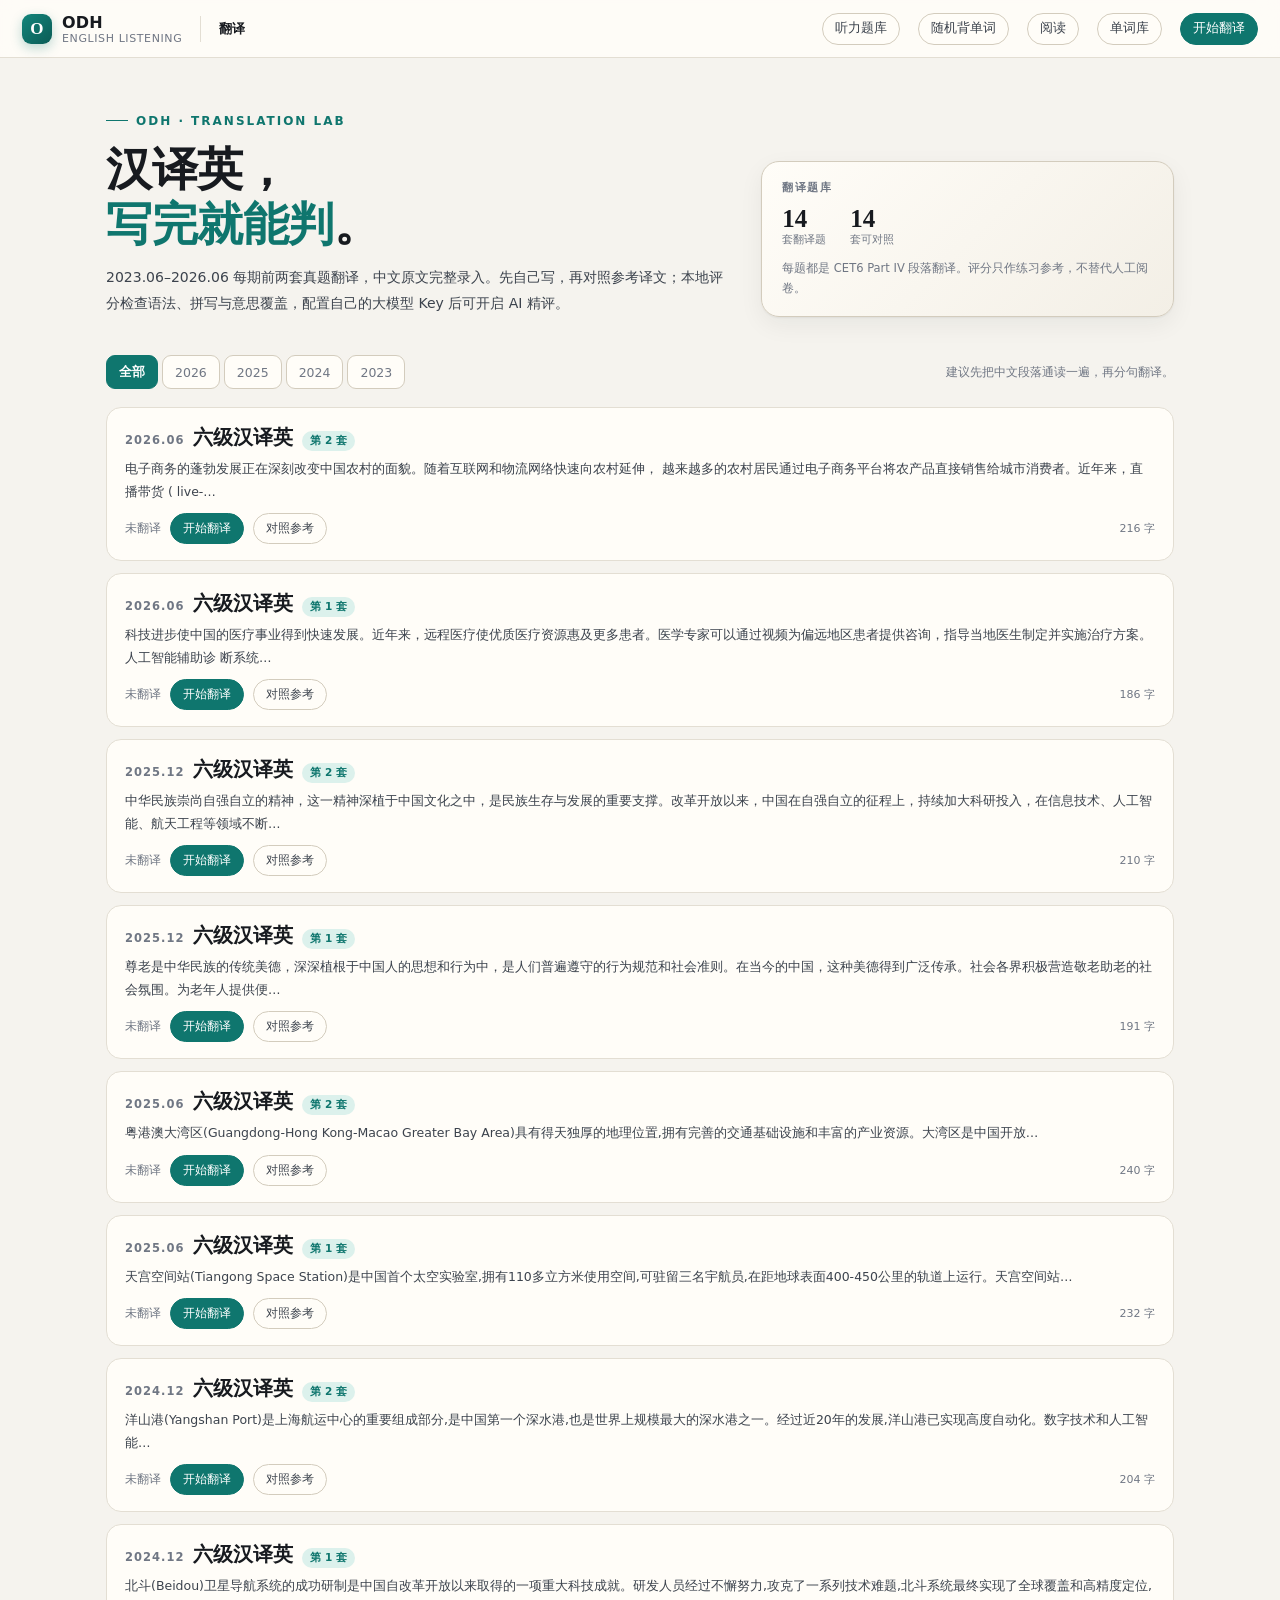
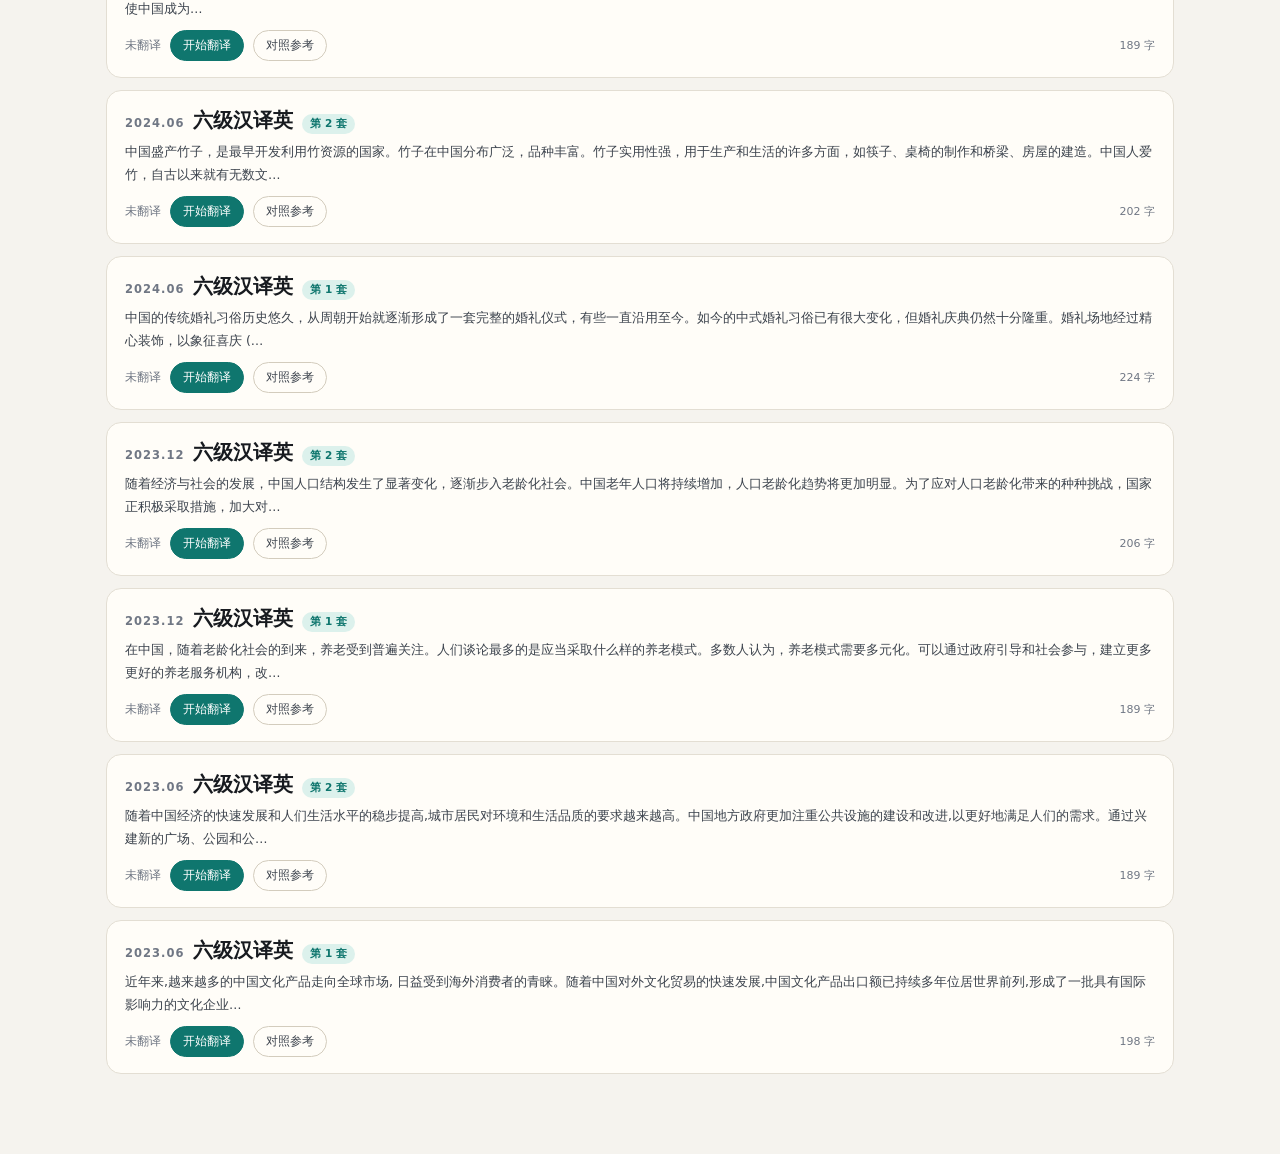
<file: translate.html>
<!DOCTYPE html>
<html lang="zh-CN">
<head>
<meta charset="UTF-8" />
<meta name="viewport" content="width=device-width, initial-scale=1" />
<title>翻译 · ODH 英语学习工具</title>
<link rel="icon" href="data:image/svg+xml,<svg xmlns='http://www.w3.org/2000/svg' viewBox='0 0 32 32'><rect width='32' height='32' rx='9' fill='%230f766e'/><text x='16' y='23' font-size='19' font-family='Georgia' fill='white' text-anchor='middle'>O</text></svg>" />
<link rel="stylesheet" href="assets/css/app.css" />
<style>
  body { overflow: auto; }
  .wrap { max-width: 1120px; margin: 0 auto; padding: 0 26px 80px; }
  .topbar { position: sticky; top: 0; }
  [hidden] { display: none !important; }

  .head { padding: 48px 0 12px; display: grid; grid-template-columns: 1.2fr .8fr; gap: 36px; align-items: end; }
  .kicker { display: inline-flex; align-items: center; gap: 8px; font-size: 12px; letter-spacing: 2px; color: var(--accent); font-weight: 700; }
  .kicker::before { content: ""; width: 22px; height: 1px; background: var(--accent); }
  .head h1 { margin: 14px 0 12px; font-family: var(--serif); font-size: 46px; line-height: 1.2; letter-spacing: -.5px; }
  .head h1 em { font-style: normal; color: var(--accent); }
  .head p { margin: 0; color: var(--ink-soft); font-size: 14px; line-height: 1.9; max-width: 640px; }
  .side { background: linear-gradient(135deg, #fffdf8, #f3efe6); border: 1px solid var(--line-strong); border-radius: 18px; padding: 18px 20px; box-shadow: var(--shadow); }
  .side h4 { margin: 0 0 10px; font-size: 11px; letter-spacing: 1.5px; color: var(--muted); }
  .side .nums { display: flex; gap: 24px; flex-wrap: wrap; }
  .side b { font-family: var(--serif); font-size: 25px; }
  .side span { display: block; font-size: 10.5px; color: var(--muted); }
  .side .tip { margin-top: 12px; font-size: 11.5px; color: var(--muted); line-height: 1.7; }

  .tr-tools { display: flex; align-items: center; gap: 8px; flex-wrap: wrap; margin: 26px 0 18px; }
  #tr-years { display: flex; gap: 4px; flex-wrap: wrap; }
  #tr-years button { height: 34px; padding: 0 12px; border-radius: 9px; border: 1px solid var(--line-strong); background: var(--bg-elev); font-size: 12.5px; color: var(--muted); }
  #tr-years button.on { background: var(--accent); border-color: var(--accent); color: #fff; font-weight: 700; }
  .tr-tools .hint { margin-left: auto; font-size: 11.5px; color: var(--muted); }
  #tr-list { display: flex; flex-direction: column; gap: 12px; }
  .tr-card { background: var(--bg-elev); border: 1px solid var(--line); border-radius: 15px; padding: 16px 18px; }
  .tc-top { display: flex; align-items: baseline; gap: 9px; flex-wrap: wrap; }
  .tc-top .date { font-size: 11.5px; letter-spacing: 1px; color: var(--muted); font-weight: 700; }
  .tc-top h3 { margin: 0; font-family: var(--serif); font-size: 20px; }
  .tc-top .setno { font-size: 10.5px; background: var(--accent-soft); color: var(--accent); border-radius: 99px; padding: 3px 8px; font-weight: 700; }
  .tc-prompt { margin-top: 7px; font-size: 12.5px; line-height: 1.8; color: var(--ink-soft); }
  .tc-foot { display: flex; align-items: center; gap: 9px; margin-top: 10px; flex-wrap: wrap; }
  .tc-foot .pill { height: 31px; font-size: 12px; }
  .tc-foot .st { font-size: 11.5px; color: var(--muted); }
  .tc-foot .st.done { color: var(--ok); font-weight: 700; }
  .tc-foot .st.part { color: var(--gold); font-weight: 700; }
  .tc-foot .muted { margin-left: auto; font-size: 11px; color: var(--muted); }
  .empty-card { border: 1px dashed var(--line-strong); border-radius: 14px; padding: 46px 20px; text-align: center; color: var(--muted); font-size: 13px; background: var(--bg-elev); }

  /* editor */
  .tr-head { padding: 28px 0 14px; display: flex; align-items: flex-end; gap: 14px; flex-wrap: wrap; }
  .backlink { display: inline-flex; align-items: center; gap: 5px; font-size: 12px; color: var(--muted); margin-bottom: 10px; }
  .backlink:hover { color: var(--accent); }
  .tr-head h1 { margin: 0; font-family: var(--serif); font-size: 28px; line-height: 1.25; }
  #set-sub { margin-top: 5px; font-size: 12px; color: var(--muted); }
  .tr-head .right { margin-left: auto; display: flex; align-items: center; gap: 8px; flex-wrap: wrap; }
  .tr-head select { height: 34px; border-radius: 9px; border: 1px solid var(--line-strong); background: var(--bg-elev); padding: 0 9px; font-size: 12px; color: var(--ink-soft); max-width: 245px; }
  .ghost-btn { height: 34px; padding: 0 11px; border-radius: 9px; border: 1px solid var(--line-strong); background: var(--bg-elev); font-size: 12px; color: var(--muted); }
  .ghost-btn:hover { border-color: var(--accent); color: var(--accent); }
  .ai-open { height: 34px; padding: 0 12px; border-radius: 9px; border: 1px solid var(--line-strong); background: var(--bg-elev); font-size: 12px; color: var(--accent); font-weight: 700; }

  .tr-grid { display: grid; grid-template-columns: minmax(0, .9fr) minmax(0, 1.35fr); gap: 16px; align-items: start; margin-top: 8px; }
  .panel { background: var(--bg-elev); border: 1px solid var(--line); border-radius: 16px; padding: 20px 22px; }
  .panel h3 { margin: 0 0 10px; font-size: 11px; letter-spacing: 1.4px; color: var(--muted); }
  .prompt-zh { font-family: var(--serif); font-size: 17px; line-height: 2; color: #2a2e35; text-align: justify; }
  .prompt-foot { margin-top: 12px; font-size: 11.5px; color: var(--muted); display: flex; gap: 12px; flex-wrap: wrap; }
  .editor-top { display: flex; align-items: baseline; gap: 8px; }
  .editor-top h3 { flex: 1; }
  .editor-top span { font-size: 11px; color: var(--muted); font-variant-numeric: tabular-nums; }
  #answer {
    width: 100%; min-height: 280px; resize: vertical; border: 1px solid var(--line-strong); border-radius: 12px;
    background: #fffdf9; padding: 14px 15px; font-family: var(--serif); font-size: 15.5px; line-height: 1.9;
    color: var(--ink); outline: none;
  }
  #answer:focus { border-color: var(--accent); box-shadow: 0 0 0 3px var(--accent-soft); }
  .editor-actions { display: flex; align-items: center; gap: 8px; margin-top: 10px; flex-wrap: wrap; }
  .editor-actions button { height: 36px; padding: 0 13px; border-radius: 9px; border: 1px solid var(--line-strong); background: var(--bg-elev); font-size: 12.5px; color: var(--ink-soft); }
  .editor-actions button:hover { border-color: var(--accent); color: var(--accent); }
  #submit-tr { background: var(--accent); border-color: var(--accent); color: #fff; font-weight: 700; }
  #save-state { margin-left: auto; font-size: 11px; color: var(--muted); }

  #ref-panel { margin-top: 16px; }
  #ref-panel.hide { display: none; }
  .ref-en { font-family: var(--serif); font-size: 15.5px; line-height: 1.95; color: #2a2e35; text-align: justify; }
  .ref-en .word { cursor: pointer; }

  .res-card { margin-top: 16px; border: 1px solid var(--line); border-radius: 14px; padding: 16px 17px; background: #fff; }
  .res-top { display: flex; align-items: center; gap: 14px; }
  .res-score b { font-family: var(--serif); font-size: 44px; line-height: 1; color: var(--accent); }
  .res-score span { font-size: 12px; color: var(--muted); margin-left: 3px; }
  .res-grade strong { display: block; font-size: 14px; }
  .res-grade span { font-size: 11px; color: var(--muted); }
  .dims { margin-top: 14px; display: flex; flex-direction: column; gap: 7px; }
  .dim, .cov-row { display: flex; align-items: center; gap: 8px; font-size: 11.5px; color: var(--muted); }
  .dim > span, .cov-row > span { width: 68px; flex: 0 0 auto; }
  .dim b, .cov-row b { width: 32px; text-align: right; color: var(--ink-soft); font-size: 11px; }
  .bar { flex: 1; height: 7px; border-radius: 99px; background: var(--bg-deep); overflow: hidden; }
  .bar i { display: block; height: 100%; border-radius: 99px; background: var(--accent); }
  .bar.sm { height: 5px; }
  .cov { margin-top: 14px; padding-top: 12px; border-top: 1px dashed var(--line); }
  .cov h5, .issues h5, .ai-rev h5 { margin: 0 0 8px; font-size: 10.5px; letter-spacing: 1.1px; color: var(--muted); }
  .cov-row { margin-bottom: 4px; }
  .issues { margin-top: 13px; padding-top: 12px; border-top: 1px dashed var(--line); display: flex; flex-direction: column; gap: 5px; }
  .issue { font-size: 12px; line-height: 1.65; color: var(--ink-soft); display: flex; gap: 7px; align-items: baseline; }
  .issue span { flex: 0 0 auto; font-size: 9.5px; font-weight: 800; border-radius: 99px; padding: 2px 7px; background: var(--bg-deep); color: var(--muted); }
  .issue.g span { background: #fbeaea; color: var(--danger); }
  .issue.m span { background: var(--gold-soft); color: var(--gold); }
  .issue.w span { background: var(--accent-soft); color: var(--accent); }
  .good { margin-top: 12px; font-size: 12px; color: var(--ok); }
  .ai-row { display: flex; align-items: center; gap: 9px; margin-top: 14px; padding-top: 12px; border-top: 1px dashed var(--line); flex-wrap: wrap; }
  .ai-btn { height: 32px; padding: 0 12px; border-radius: 8px; border: 1px solid var(--accent); background: var(--accent-soft); color: var(--accent); font-size: 12px; font-weight: 700; }
  .ai-state { font-size: 11px; color: var(--muted); }
  .ai-box { margin-top: 12px; padding: 12px 13px; border-radius: 11px; background: #f6fbf9; border: 1px solid rgba(15,118,110,.2); }
  .ai-head { display: flex; align-items: baseline; gap: 8px; margin-bottom: 8px; }
  .ai-head b { font-size: 12.5px; color: var(--accent); }
  .ai-head span { margin-left: auto; font-size: 11px; color: var(--muted); }
  .ai-rev p { margin: 0; font-family: var(--serif); font-size: 13px; line-height: 1.8; color: var(--ink-soft); }
  .ai-list { margin: 8px 0 0; padding-left: 17px; font-size: 12px; line-height: 1.7; color: var(--ink-soft); }

  /* modal */
  .modal { position: fixed; inset: 0; z-index: 80; background: rgba(23,26,31,.4); display: none; align-items: center; justify-content: center; padding: 20px; }
  .modal.on { display: flex; }
  .modal-card { width: 460px; max-width: 100%; background: #fffdf9; border-radius: 16px; padding: 20px 22px; box-shadow: 0 30px 80px rgba(0,0,0,.25); }
  .modal-card h3 { margin: 0 0 6px; font-family: var(--serif); font-size: 21px; }
  .modal-card p { margin: 0 0 14px; font-size: 11.5px; line-height: 1.7; color: var(--muted); }
  .modal-card label { display: block; font-size: 11px; color: var(--muted); margin: 10px 0 4px; }
  .modal-card input { width: 100%; height: 34px; border: 1px solid var(--line-strong); border-radius: 8px; padding: 0 10px; font-size: 12.5px; background: #fff; color: var(--ink); }
  .modal-foot { display: flex; gap: 8px; margin-top: 16px; }
  .modal-foot button { height: 34px; padding: 0 12px; border-radius: 8px; border: 1px solid var(--line-strong); background: var(--bg-elev); font-size: 12px; }
  .modal-foot .primary { background: var(--accent); border-color: var(--accent); color: #fff; font-weight: 700; }
  .modal-foot .danger { margin-left: auto; color: var(--danger); }

  @media (max-width: 900px) {
    .head { grid-template-columns: 1fr; gap: 22px; padding-top: 40px; }
    .head h1 { font-size: 36px; }
    .tr-grid { grid-template-columns: 1fr; }
    .panel { padding: 17px 16px; }
  }
  @media (max-width: 640px) {
    .wrap { padding: 0 14px 60px; }
    .head h1 { font-size: 31px; }
    .tr-head h1 { font-size: 23px; }
    .tr-head .right { width: 100%; margin-left: 0; }
    #answer { min-height: 230px; }
    .prompt-zh { font-size: 16px; }
  }
</style>
  <link rel="manifest" href="manifest.webmanifest" />
  <meta name="theme-color" content="#0f766e" />
  <link rel="apple-touch-icon" href="assets/icons/icon-192.png" />
  <script src="assets/js/pwa.js" defer></script>
</head>
<body>
  <header class="topbar">
    <a class="brand" href="index.html"><span class="mark">O</span><span>ODH<small>ENGLISH LISTENING</small></span></a>
    <span class="sep"></span>
    <div class="crumb"><b>翻译</b></div>
    <div class="spacer"></div>
    <a class="pill" href="sets.html">听力题库</a>
    <a class="pill" href="study.html">随机背单词</a>
    <a class="pill" href="reading.html">阅读</a>
    <a class="pill" href="words.html">单词库</a>
    <a class="pill primary" href="translate.html?set=2026-06-1">开始翻译</a>
  </header>

  <div class="wrap">
    <section id="list-view">
      <div class="head">
        <div>
          <div class="kicker">ODH · TRANSLATION LAB</div>
          <h1>汉译英，<br><em>写完就能判</em>。</h1>
          <p>2023.06–2026.06 每期前两套真题翻译，中文原文完整录入。先自己写，再对照参考译文；本地评分检查语法、拼写与意思覆盖，配置自己的大模型 Key 后可开启 AI 精评。</p>
        </div>
        <aside class="side">
          <h4>翻译题库</h4>
          <div class="nums">
            <div><b id="tr-n">0</b><span>套翻译题</span></div>
            <div><b id="tr-n2">0</b><span>套可对照</span></div>
          </div>
          <div class="tip">每题都是 CET6 Part IV 段落翻译。评分只作练习参考，不替代人工阅卷。</div>
        </aside>
      </div>
      <div class="tr-tools">
        <div id="tr-years"></div>
        <span class="hint">建议先把中文段落通读一遍，再分句翻译。</span>
      </div>
      <div id="tr-list"></div>
    </section>

    <section id="editor-view" hidden>
      <div class="tr-head">
        <div>
          <a class="backlink" href="translate.html">← 翻译题库</a>
          <h1 id="set-title">汉译英</h1>
          <div id="set-sub"></div>
        </div>
        <div class="right">
          <button class="ghost-btn" id="prev-set">上一套</button>
          <select id="tr-set" aria-label="切换套卷"></select>
          <button class="ghost-btn" id="next-set">下一套</button>
          <button class="ai-open" id="ai-settings" onclick="openAI()">AI 设置</button>
        </div>
      </div>

      <div class="tr-grid">
        <div class="panel">
          <h3>中文原文 · PART IV</h3>
          <div class="prompt-zh" id="prompt-text"></div>
          <div class="prompt-foot"><span id="prompt-len"></span><span>建议 100–180 词</span></div>
        </div>
        <div class="panel">
          <div class="editor-top"><h3>你的译文</h3><span id="word-count">0 words</span></div>
          <textarea id="answer" placeholder="在这里输入英文译文……"></textarea>
          <div class="editor-actions">
            <button id="save-draft">保存草稿</button>
            <button id="submit-tr">提交批改</button>
            <button id="show-ref">对照参考译文</button>
            <button id="reset-tr">清空</button>
            <span id="save-state"></span>
          </div>
          <div id="result"></div>
        </div>
      </div>

      <div id="ref-panel" class="panel hide">
        <h3>参考译文 · 可点词查询</h3>
        <div id="ref-en"></div>
      </div>
    </section>
  </div>

  <div class="modal" id="ai-modal">
    <div class="modal-card">
      <h3>AI 精评设置</h3>
      <p>Key 只保存在本机浏览器 localStorage，不会上传到本项目的服务器。支持 OpenAI 兼容接口（DeepSeek、OpenAI 等）。</p>
      <label>接口地址 Base URL</label>
      <input id="ai-base" placeholder="https://api.deepseek.com/v1" autocomplete="off" />
      <label>模型名</label>
      <input id="ai-model" placeholder="deepseek-chat" autocomplete="off" />
      <label>API Key</label>
      <input id="ai-key" type="password" placeholder="sk-..." autocomplete="off" />
      <div class="modal-foot">
        <button class="primary" id="ai-save">保存</button>
        <button id="ai-close">取消</button>
        <button class="danger" id="ai-clear">清除 Key</button>
      </div>
    </div>
  </div>

  <script src="assets/js/data/words.js"></script>
  <script src="assets/js/speech.js"></script>
  <script src="assets/js/wordpop.js"></script>
  <script src="assets/js/data/reading.js"></script>
  <script src="assets/js/data/transyn.js"></script>
  <script src="assets/js/translate.js"></script>
</body>
</html>
</file>
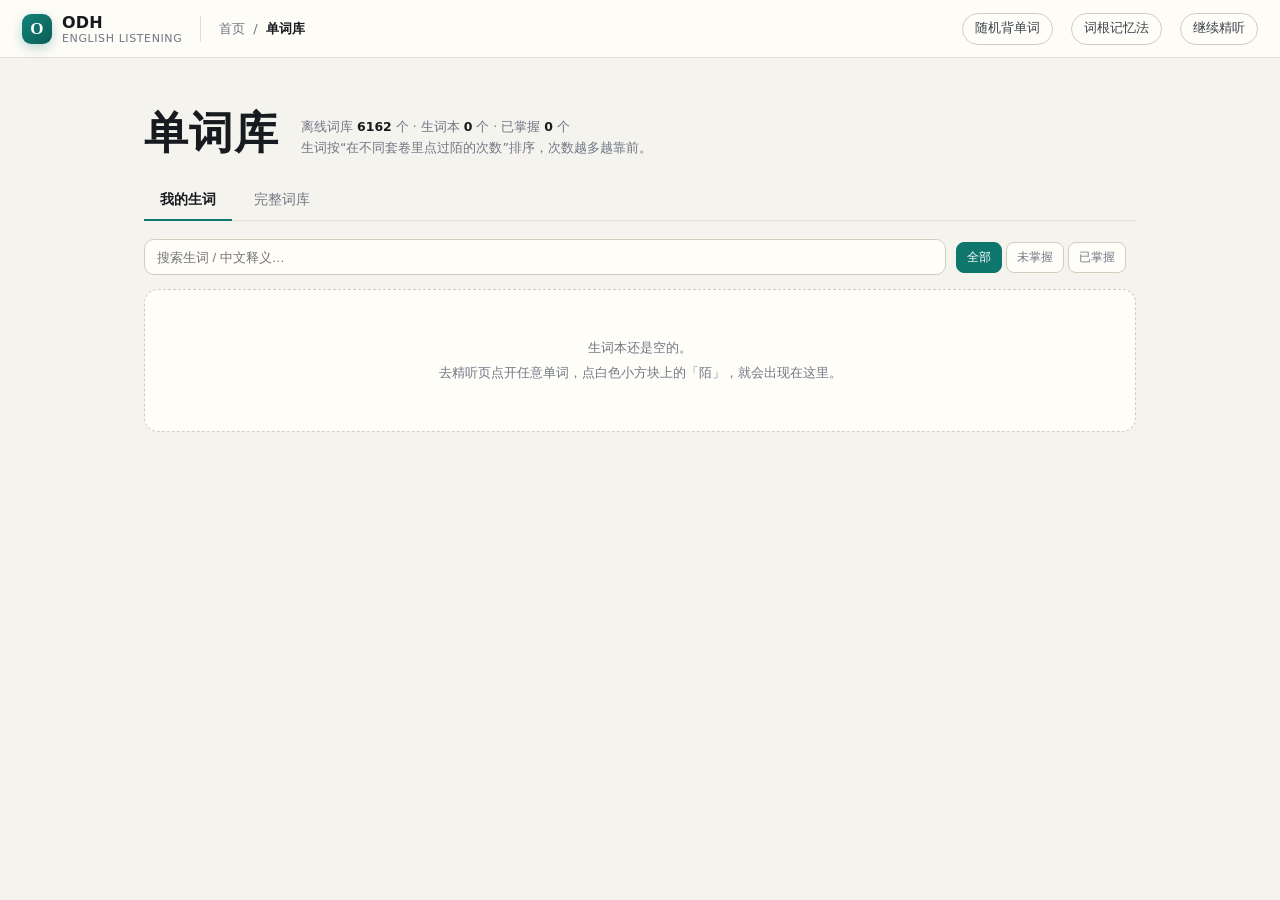
<file: words.html>
<!DOCTYPE html>
<html lang="zh-CN">
<head>
<meta charset="UTF-8" />
<meta name="viewport" content="width=device-width, initial-scale=1" />
<title>单词库 · ODH 英语学习工具</title>
<link rel="icon" href="data:image/svg+xml,<svg xmlns='http://www.w3.org/2000/svg' viewBox='0 0 32 32'><rect width='32' height='32' rx='9' fill='%230f766e'/><text x='16' y='23' font-size='19' font-family='Georgia' fill='white' text-anchor='middle'>O</text></svg>" />
<link rel="stylesheet" href="assets/css/app.css" />
<style>
  body { overflow: auto; }
  .wrap { max-width: 1040px; margin: 0 auto; padding: 0 24px 70px; }
  .topbar { position: sticky; top: 0; }
  .head { padding: 46px 0 18px; display: flex; align-items: flex-end; gap: 22px; flex-wrap: wrap; }
  .head h1 { margin: 0; font-family: var(--serif); font-size: 44px; letter-spacing: 1px; }
  .head .sub { font-size: 12.5px; color: var(--muted); line-height: 1.7; padding-bottom: 5px; }
  .head .sub b { color: var(--ink); }
  .tabs { display: flex; gap: 6px; border-bottom: 1px solid var(--line); padding-bottom: 0; margin-bottom: 18px; }
  .tab {
    border: 0; background: transparent; padding: 10px 16px; font-size: 13.5px; color: var(--muted);
    border-bottom: 2px solid transparent; margin-bottom: -1px;
  }
  .tab.on { color: var(--ink); border-bottom-color: var(--accent); font-weight: 700; }
  .toolbar { display: flex; gap: 10px; align-items: center; margin-bottom: 14px; flex-wrap: wrap; }
  .search {
    flex: 1; min-width: 220px; height: 36px; border-radius: 10px; border: 1px solid var(--line-strong);
    background: var(--bg-elev); padding: 0 12px; font-size: 13px; color: var(--ink); outline: none;
  }
  .search:focus { border-color: var(--accent); }
  .lv { display: flex; gap: 4px; }
  .lv button { border: 1px solid var(--line-strong); background: var(--bg-elev); border-radius: 8px; padding: 6px 10px; font-size: 12px; color: var(--muted); }
  .lv button.on { background: var(--accent); border-color: var(--accent); color: #fff; }
  .hint { font-size: 11.5px; color: var(--muted); }

  .uw-list, .wd-list { display: flex; flex-direction: column; gap: 10px; }
  .uw-card {
    background: var(--bg-elev); border: 1px solid var(--line); border-radius: 14px; padding: 14px 16px;
  }
  .uw-top { display: flex; align-items: baseline; gap: 10px; }
  .uw-word { font-family: var(--serif); font-size: 21px; font-weight: 700; }
  .uw-ph { font-size: 12px; color: var(--muted); }
  .uw-known { font-size: 10.5px; color: var(--accent); background: var(--accent-soft); border-radius: 999px; padding: 2px 8px; font-weight: 700; }
  .uw-count { margin-left: auto; font-size: 11px; background: var(--gold-soft); color: var(--gold); border-radius: 999px; padding: 3px 9px; font-weight: 700; }
  .uw-sense { margin-top: 6px; font-size: 13px; color: var(--ink-soft); line-height: 1.7; }
  .uw-sense .pos { color: var(--accent); font-style: italic; margin-right: 4px; }
  .uw-ctx { margin-top: 8px; font-family: var(--serif); font-size: 13.5px; line-height: 1.75; color: #5c626c; border-left: 3px solid var(--line-strong); padding-left: 10px; }
  .uw-ctx b { color: var(--gold); }
  .uw-foot { display: flex; align-items: center; gap: 10px; margin-top: 10px; }
  .uw-src { font-size: 11.5px; color: var(--muted); }
  .uw-foot button {
    border: 1px solid var(--line-strong); background: transparent; color: var(--muted);
    border-radius: 8px; padding: 4px 9px; font-size: 11.5px;
  }
  .uw-foot .mark { margin-left: 0; }
  .uw-foot .mark.done { color: var(--accent); border-color: var(--accent); background: var(--accent-soft); }
  .uw-foot .del { margin-left: auto; }
  .uw-foot button:hover { border-color: var(--danger); color: var(--danger); }
  .uw-foot .mark:hover { border-color: var(--accent); color: var(--accent); }
  .uw-ex, .wd-ex {
    margin-top: 7px; font-size: 12px; line-height: 1.7; color: #7a7670;
    border-left: 3px solid var(--line-strong); padding-left: 9px;
  }
  .uw-ex .lab, .wd-ex .lab {
    display: inline-block; font-size: 9px; letter-spacing: 1px; color: var(--muted);
    font-weight: 700; margin-right: 5px; vertical-align: 1px;
  }
  .uw-ex .cn, .wd-ex .cn { color: #8b8580; margin-left: 6px; }
  .uw-ex button, .wd-ex button {
    border: 1px solid var(--line-strong); background: var(--bg-elev); color: var(--accent);
    border-radius: 7px; padding: 2px 7px; font-size: 10.5px; margin-left: 5px;
  }
  .uw-ex button:hover, .wd-ex button:hover { border-color: var(--accent); }
  .wd-ex { display: -webkit-box; -webkit-line-clamp: 1; -webkit-box-orient: vertical; overflow: hidden; }
  .wd-row.open .wd-ex { display: block; -webkit-line-clamp: unset; overflow: visible; }
  .uw-online { margin-top: 7px; font-size: 12px; line-height: 1.7; color: var(--muted); }
  .uw-sense .def { margin-top: 3px; color: var(--ink-soft); }
  .uw-sense .def .pos { color: var(--accent); font-style: italic; margin-right: 4px; }
  .empty-card {
    border: 1px dashed var(--line-strong); border-radius: 14px; padding: 46px 20px; text-align: center;
    color: var(--muted); font-size: 13px; line-height: 1.9; background: var(--bg-elev);
  }
  .wd-row {
    background: var(--bg-elev); border: 1px solid var(--line); border-radius: 11px; padding: 11px 14px;
    cursor: pointer;
  }
  .wd-row:hover { border-color: var(--line-strong); }
  .wd-top { display: flex; align-items: baseline; gap: 10px; }
  .wd-word { font-family: var(--serif); font-size: 18px; font-weight: 700; }
  .wd-ph { font-size: 11.5px; color: var(--muted); }
  .wd-lv { margin-left: auto; font-size: 10px; letter-spacing: .6px; color: var(--accent); background: var(--accent-soft); border-radius: 999px; padding: 2px 7px; }
  .wd-senses { margin-top: 4px; font-size: 12.3px; color: var(--ink-soft); line-height: 1.7; }
  .wd-senses .pos { color: var(--accent); font-style: italic; margin-right: 4px; }
  .wd-more { display: none; margin-top: 8px; padding-top: 8px; border-top: 1px dashed var(--line); font-size: 12px; line-height: 1.8; color: var(--ink-soft); }
  .wd-row.open .wd-more { display: block; }
  .load-more { margin: 16px auto 0; display: block; }
  @media (max-width: 640px) {
    .head { padding-top: 28px; }
    .head h1 { font-size: 34px; }
    .uw-top { flex-wrap: wrap; }
    .uw-count { margin-left: 0; }
  }
</style>
  <link rel="manifest" href="manifest.webmanifest" />
  <meta name="theme-color" content="#0f766e" />
  <link rel="apple-touch-icon" href="assets/icons/icon-192.png" />
  <script src="assets/js/pwa.js" defer></script>
</head>
<body>
  <header class="topbar">
    <a class="brand" href="index.html">
      <span class="mark">O</span>
      <span>ODH<small>ENGLISH LISTENING</small></span>
    </a>
    <span class="sep"></span>
    <div class="crumb"><a href="index.html">首页</a><span>/</span><b>单词库</b></div>
    <div class="spacer"></div>
    <a class="pill" href="study.html">随机背单词</a>
    <a class="pill" href="roots.html">词根记忆法</a>
    <a class="pill" href="practice.html?set=jun2025">继续精听</a>
  </header>

  <div class="wrap">
    <div class="head">
      <h1>单词库</h1>
      <div class="sub">离线词库 <b id="dict-count">0</b> 个 · 生词本 <b id="unknown-count">0</b> 个 · 已掌握 <b id="known-count">0</b> 个<br>
        生词按“在不同套卷里点过陌的次数”排序，次数越多越靠前。</div>
    </div>

    <div class="tabs">
      <button class="tab on" data-tab="unknown">我的生词</button>
      <button class="tab" data-tab="all">完整词库</button>
    </div>

    <div id="tab-unknown">
      <div class="toolbar">
        <input class="search" id="search-unknown" placeholder="搜索生词 / 中文释义…" />
        <div class="lv" id="uw-view">
          <button class="on" data-uw="all">全部</button>
          <button data-uw="unknown">未掌握</button>
          <button data-uw="known">已掌握</button>
        </div>
        <span class="hint" id="unknown-hint"></span>
      </div>
      <div class="uw-list" id="uw-list"></div>
    </div>

    <div id="tab-all" style="display:none">
      <div class="toolbar">
        <input class="search" id="search-all" placeholder="输入单词或中文释义，如 abandon / 放弃…" />
        <div class="lv" id="lv">
          <button class="on" data-lv="ALL">全部</button>
          <button data-lv="CET4">CET4</button>
          <button data-lv="CET6">CET6</button>
        </div>
      </div>
      <div class="hint" id="all-hint" style="margin-bottom:10px"></div>
      <div class="wd-list" id="wd-list"></div>
      <button class="pill load-more" id="load-more">加载更多</button>
    </div>
  </div>

  <script src="assets/js/data/all_sets.js"></script>
  <script src="assets/js/data/words.js"></script>
  <script src="assets/js/data/examples.js"></script>
  <script>
  (function () {
    const WORDS = window.ODH_WORDS || {};
    const SETS = window.ODH_SETS || {};
    const EXAMPLES = (window.ODH_EXAMPLES && window.ODH_EXAMPLES.examples) || {};
    const KEY = 'odh.unknown.v1';
    const EX_CACHE_KEY = 'odh.example.v1';
    const WORD_CACHE_PREFIX = 'odh.word.';
    const onlineMemo = Object.create(null);
    const esc = s => String(s == null ? '' : s).replace(/&/g, '&amp;').replace(/</g, '&lt;').replace(/>/g, '&gt;');
    const store = () => { try { return JSON.parse(localStorage.getItem(KEY) || '{}'); } catch (e) { return {}; } };
    const rows = Object.keys(WORDS).map(k => ({ k, ...WORDS[k] }));
    const $ = s => document.querySelector(s);
    const $$ = (s, r = document) => Array.from(r.querySelectorAll(s));
    let tab = 'unknown', lv = 'ALL', shown = 80, q = '', uwView = 'all';

    $('#dict-count').textContent = rows.length;

    function topSenses(entry, n) {
      return (entry.m || []).slice(0, n).map(m => `<span class="pos">${esc(m[0])}</span>${esc(m[1])}`).join('；');
    }
    function exampleHtml(w, cls) {
      const x = EXAMPLES[w];
      if (x && x.s) {
        return `<div class="${cls}"><span class="lab">例</span>${esc(x.s)}${x.cn ? `<span class="cn">${esc(x.cn)}</span>` : ''}</div>`;
      }
      return `<div class="${cls}" data-ex-word="${esc(w)}"><span class="lab">例</span>暂无本地例句<button data-fetch-ex="${esc(w)}">在线查例句</button></div>`;
    }
    async function fetchExample(w) {
      try {
        const cache = JSON.parse(localStorage.getItem(EX_CACHE_KEY) || '{}');
        if (cache[w] && cache[w].s) return cache[w].s;
      } catch (e) {}
      const timeout = ms => new Promise((_, rej) => setTimeout(() => rej(new Error('timeout')), ms));
      try {
        const r = await Promise.race([
          fetch('https://api.dictionaryapi.dev/api/v2/entries/en/' + encodeURIComponent(w)),
          timeout(8000),
        ]);
        if (!r || !r.ok) return null;
        const data = await r.json();
        for (const entry of data) {
          for (const m of entry.meanings || []) {
            for (const d of m.definitions || []) {
              const s = (d.example || '').trim();
              if (!s) continue;
              const n = s.split(/\s+/).length;
              if (n < 3 || n > 45) continue;
              const cache = JSON.parse(localStorage.getItem(EX_CACHE_KEY) || '{}');
              cache[w] = { s, at: Date.now() };
              localStorage.setItem(EX_CACHE_KEY, JSON.stringify(cache));
              return s;
            }
          }
        }
      } catch (e) {}
      return null;
    }
    function loadExampleInto(w, box) {
      if (!box) return;
      box.innerHTML = '<span class="lab">例</span>正在联网查例句…';
      fetchExample(w).then(s => {
        if (!s) {
          box.innerHTML = `<span class="lab">例</span>暂未查到例句<button data-fetch-ex="${esc(w)}">重试</button>`;
          return;
        }
        box.innerHTML = `<span class="lab">例</span>${esc(s)}<span class="cn">在线词典</span>`;
      });
    }
    function onlineCache(w) {
      try { return JSON.parse(localStorage.getItem(WORD_CACHE_PREFIX + w) || 'null'); } catch (e) { return null; }
    }
    async function fetchOnlineWord(w) {
      if (onlineMemo[w]) return onlineMemo[w];
      const cached = onlineCache(w);
      if (cached) { onlineMemo[w] = cached; return cached; }
      const timeout = ms => new Promise((_, rej) => setTimeout(() => rej(new Error('timeout')), ms));
      const req = url => Promise.race([
        fetch(url).then(r => r.ok ? r.json() : null),
        timeout(8000),
      ]);
      const jobs = [
        req('https://api.dictionaryapi.dev/api/v2/entries/en/' + encodeURIComponent(w)),
        req('https://api.mymemory.translated.net/get?q=' + encodeURIComponent(w) + '&langpair=en%7Czh-CN'),
      ];
      const [d, z] = await Promise.allSettled(jobs);
      const dict = d.status === 'fulfilled' ? d.value : null;
      const zh = z && z.status === 'fulfilled' && z.value ? (z.value.responseData || {}).translatedText : '';
      const cleanZh = zh && zh.trim().toLowerCase() !== w.toLowerCase() ? zh.trim() : '';
      const out = { word: w, phonetic: '', zh: cleanZh, defs: [] };
      if (Array.isArray(dict) && dict[0]) {
        out.phonetic = dict[0].phonetic || (dict[0].phonetics || []).find(p => p.text)?.text || '';
        (dict[0].meanings || []).slice(0, 3).forEach(m => {
          (m.definitions || []).slice(0, 2).forEach(dd => out.defs.push({ pos: m.partOfSpeech, text: dd.definition }));
        });
      }
      onlineMemo[w] = out;
      localStorage.setItem(WORD_CACHE_PREFIX + w, JSON.stringify(out));
      return out;
    }
    function onlineSenseHtml(data) {
      let html = '';
      if (data.phonetic) html += `<div class="def"><span class="pos">音标</span>${esc(data.phonetic)}</div>`;
      if (data.zh) html += `<div class="def"><span class="pos">中文</span>${esc(data.zh)}</div>`;
      (data.defs || []).slice(0, 3).forEach(d => {
        html += `<div class="def"><span class="pos">${esc(d.pos)}</span>${esc(d.text)}</div>`;
      });
      return html || '离线词库未收录；在线释义暂不可用。';
    }
    function hydrateOnline() {
      $$('#uw-list [data-online-word]').forEach(el => {
        const w = el.dataset.onlineWord;
        fetchOnlineWord(w).then(data => {
          if (!document.body.contains(el)) return;
          el.innerHTML = onlineSenseHtml(data);
          el.removeAttribute('data-online-word');
        }).catch(() => {
          if (document.body.contains(el)) el.innerHTML = '离线词库未收录；联网查询失败，稍后可重试。';
        });
      });
    }
    document.addEventListener('click', e => {
      const b = e.target.closest('[data-fetch-ex]');
      if (!b) return;
      e.preventDefault();
      e.stopPropagation();
      loadExampleInto(b.dataset.fetchEx, b.closest('.uw-ex, .wd-ex'));
    });
    function renderAll() {
      const data = store();
      const list = Object.keys(data).map(w => ({ w, ...data[w] }))
        .sort((a, b) => (a.known ? 1 : 0) - (b.known ? 1 : 0) || (b.count || 0) - (a.count || 0) || (b.lastAt || 0) - (a.lastAt || 0));
      $('#unknown-count').textContent = list.length;
      $('#known-count').textContent = list.filter(x => x.known).length;
      const qq = q.trim().toLowerCase();
      let filtered = qq ? list.filter(x => {
        const e = WORDS[x.w];
        return x.w.includes(qq) || (e && (e.m || []).some(m => (m[1] || '').includes(qq)));
      }) : list;
      if (uwView === 'unknown') filtered = filtered.filter(x => !x.known);
      else if (uwView === 'known') filtered = filtered.filter(x => x.known);
      $('#unknown-hint').textContent = filtered.length ? `${filtered.length} 个词` : '';
      if (!filtered.length) {
        $('#uw-list').innerHTML = `<div class="empty-card">${list.length ? '没有匹配的生词' : '生词本还是空的。<br>去精听页点开任意单词，点白色小方块上的「陌」，就会出现在这里。'}</div>`;
        return;
      }
      $('#uw-list').innerHTML = filtered.map(x => {
        const e = WORDS[x.w];
        const cached = e ? null : onlineCache(x.w);
        const set = SETS[x.sample && x.sample.set];
        const src = set ? set.short : (x.sample && x.sample.set) || '';
        return `<div class="uw-card" data-w="${esc(x.w)}">
          <div class="uw-top">
            <span class="uw-word">${esc(e ? e.w : x.w)}</span>
            <span class="uw-ph">${esc(e ? e.p : '')}</span>
            ${x.known ? '<span class="uw-known">已掌握</span>' : ''}
            <span class="uw-count">${x.src === 'root' ? '来自词根记忆法' : x.src === 'study' ? '来自随机背单词' : x.src === 'reading' ? '来自阅读' : x.src === 'translate' ? '来自翻译' : '不认识于 ' + (x.count || 0) + ' 套卷'}</span>
          </div>
          <div class="uw-sense"${!e && !cached ? ` data-online-word="${esc(x.w)}"` : ''}>${e ? topSenses(e, 2) : (cached ? onlineSenseHtml(cached) : '离线词库未收录 · 正在联网补释义…')}</div>
          ${exampleHtml(x.w, 'uw-ex')}
          ${x.sample && x.sample.sentence ? `<div class="uw-ctx">${highlight(x.sample.sentence, x.w)}</div>` : ''}
          <div class="uw-foot"><span class="uw-src">${esc(src)}${x.sample && x.sample.part != null ? ' · P' + x.sample.part : ''}</span>
            <button class="mark ${x.known ? 'done' : ''}" data-known="${esc(x.w)}">${x.known ? '已掌握 · 撤销' : '标为已掌握'}</button>
            <button class="del" data-remove="${esc(x.w)}">移出</button></div>
        </div>`;
      }).join('');
      hydrateOnline();
    }
    function highlight(sentence, word) {
      const safe = esc(sentence);
      const re = new RegExp('\\b(' + word.replace(/[.*+?^${}()|[\]\\]/g, '\\$&') + ')\\b', 'ig');
      return safe.replace(re, '<b>$1</b>');
    }
    function renderWords() {
      const qq = q.trim().toLowerCase();
      let list = rows;
      if (lv !== 'ALL') list = list.filter(x => (x.l || '').includes(lv));
      if (qq) list = list.filter(x => x.w.toLowerCase().includes(qq) || (x.m || []).some(m => (m[1] || '').includes(qq)));
      $('#all-hint').textContent = qq || lv !== 'ALL' ? `匹配 ${list.length} 个词` : `共 ${list.length} 个词，按字母序`;
      const slice = list.slice(0, shown);
      $('#load-more').style.display = slice.length < list.length ? 'block' : 'none';
      $('#wd-list').innerHTML = slice.map(x => `<div class="wd-row" data-k="${esc(x.k)}">
        <div class="wd-top"><span class="wd-word">${esc(x.w)}</span><span class="wd-ph">${esc(x.p || '')}</span><span class="wd-lv">${esc(x.l || '')}</span></div>
        <div class="wd-senses">${topSenses(x, 2)}</div>
        ${exampleHtml(x.k, 'wd-ex')}
        <div class="wd-more">${(x.m || []).map(m => `<div><span class="pos">${esc(m[0])}</span>${esc(m[1])}</div>`).join('')}</div>
      </div>`).join('') || '<div class="empty-card">没有匹配的词</div>';
    }

    document.querySelector('.tabs').addEventListener('click', e => {
      const b = e.target.closest('[data-tab]');
      if (!b) return;
      tab = b.dataset.tab;
      document.querySelectorAll('.tab').forEach(x => x.classList.toggle('on', x === b));
      $('#tab-unknown').style.display = tab === 'unknown' ? 'block' : 'none';
      $('#tab-all').style.display = tab === 'all' ? 'block' : 'none';
      if (tab === 'unknown') renderAll(); else renderWords();
    });
    $('#search-unknown').addEventListener('input', e => { q = e.target.value; renderAll(); });
    $('#uw-view').addEventListener('click', e => {
      const b = e.target.closest('[data-uw]');
      if (!b) return;
      uwView = b.dataset.uw;
      document.querySelectorAll('#uw-view button').forEach(x => x.classList.toggle('on', x === b));
      renderAll();
    });
    $('#search-all').addEventListener('input', e => { q = e.target.value; shown = 80; renderWords(); });
    $('#lv').addEventListener('click', e => {
      const b = e.target.closest('[data-lv]');
      if (!b) return;
      lv = b.dataset.lv;
      document.querySelectorAll('#lv button').forEach(x => x.classList.toggle('on', x === b));
      shown = 80;
      renderWords();
    });
    $('#load-more').addEventListener('click', () => { shown += 120; renderWords(); });
    $('#wd-list').addEventListener('click', e => {
      const row = e.target.closest('.wd-row');
      if (row) row.classList.toggle('open');
    });
    $('#uw-list').addEventListener('click', e => {
      const knownBtn = e.target.closest('[data-known]');
      if (knownBtn) {
        const w = knownBtn.dataset.known;
        const data = store();
        if (!data[w]) return;
        data[w].known = !data[w].known;
        localStorage.setItem(KEY, JSON.stringify(data));
        renderAll();
        return;
      }
      const btn = e.target.closest('[data-remove]');
      if (!btn) return;
      const w = btn.dataset.remove;
      const data = store();
      if (!data[w]) return;
      if (!confirm(`把 “${w}” 从生词本移出？历史次数会一起清掉。`)) return;
      delete data[w];
      localStorage.setItem(KEY, JSON.stringify(data));
      renderAll();
    });
    renderAll();
    renderWords();
  })();
  </script>
</body>
</html>
</file>
<file: assets/css/app.css>
:root {
  --bg: #f5f3ee;
  --bg-elev: #fffdf8;
  --bg-deep: #efece4;
  --ink: #171a1f;
  --ink-soft: #3c434d;
  --muted: #707784;
  --line: #e3ded3;
  --line-strong: #d3ccbd;
  --accent: #0f766e;
  --accent-2: #0b5c56;
  --accent-soft: #dcf1ec;
  --gold: #b45309;
  --gold-soft: #fbeed3;
  --danger: #b91c1c;
  --ok: #15803d;
  --shadow: 0 1px 2px rgba(23, 26, 31, .05), 0 8px 24px rgba(23, 26, 31, .06);
  --radius: 14px;
  --ui: "Segoe UI", "PingFang SC", "Microsoft YaHei", system-ui, -apple-system, sans-serif;
  --serif: Georgia, "Songti SC", "Times New Roman", serif;
}

* { box-sizing: border-box; }
html, body { margin: 0; height: 100%; }
body {
  background: var(--bg);
  color: var(--ink);
  font-family: var(--ui);
  -webkit-font-smoothing: antialiased;
  overflow: hidden;
}
a { color: inherit; text-decoration: none; }
button { font-family: inherit; cursor: pointer; }
::selection { background: var(--accent-soft); }

/* ---------- top bar ---------- */
.topbar {
  position: relative;
  z-index: 30;
  display: flex;
  align-items: center;
  gap: 18px;
  height: 58px;
  padding: 0 22px;
  background: rgba(255, 253, 248, .86);
  border-bottom: 1px solid var(--line);
  backdrop-filter: blur(10px);
}
.brand { display: flex; align-items: center; gap: 10px; font-weight: 700; letter-spacing: .2px; }
.brand .mark {
  width: 30px; height: 30px; border-radius: 9px;
  background: linear-gradient(135deg, #12857b, #0b5c56);
  color: #fff; display: grid; place-items: center;
  font-family: var(--serif); font-size: 17px; font-weight: 700;
  box-shadow: 0 4px 12px rgba(15, 118, 110, .28);
}
.brand small { display: block; font-weight: 500; font-size: 11px; color: var(--muted); letter-spacing: .6px; }
.topbar .sep { width: 1px; height: 26px; background: var(--line); }
.crumb { display: flex; align-items: center; gap: 8px; font-size: 13px; color: var(--muted); min-width: 0; }
.crumb b { color: var(--ink); font-weight: 600; white-space: nowrap; overflow: hidden; text-overflow: ellipsis; }
.topbar .spacer { flex: 1; }
.top-actions { display: flex; align-items: center; gap: 8px; }

.pill {
  display: inline-flex; align-items: center; gap: 6px;
  height: 32px; padding: 0 12px; border-radius: 999px;
  border: 1px solid var(--line-strong); background: var(--bg-elev);
  font-size: 12.5px; color: var(--ink-soft); white-space: nowrap;
}
.pill:hover { border-color: var(--accent); color: var(--accent); }
.pill.primary { background: var(--accent); border-color: var(--accent); color: #fff; }
.pill.primary:hover { background: var(--accent-2); }
.pill.ghost { background: transparent; border-color: transparent; }
.pill.ghost:hover { background: var(--bg-deep); }
.pill[disabled] { opacity: .45; pointer-events: none; }

.seg {
  display: inline-flex; padding: 3px; gap: 3px; border-radius: 999px;
  background: var(--bg-deep); border: 1px solid var(--line);
}
.seg button {
  border: 0; background: transparent; color: var(--muted);
  padding: 5px 12px; border-radius: 999px; font-size: 12.5px;
}
.seg button.on { background: var(--bg-elev); color: var(--ink); box-shadow: 0 1px 2px rgba(0,0,0,.08); font-weight: 600; }

/* ---------- shell ---------- */
.shell {
  display: grid;
  grid-template-columns: 322px minmax(0, 1fr) 372px;
  height: calc(100vh - 58px - 74px);
}
.pane { min-height: 0; overflow: auto; background: var(--bg); }
.pane.left { border-right: 1px solid var(--line); background: linear-gradient(180deg, #faf8f3, var(--bg)); }
.pane.right { border-left: 1px solid var(--line); background: var(--bg-elev); }
.pane::-webkit-scrollbar { width: 10px; }
.pane::-webkit-scrollbar-thumb { background: #d9d3c7; border-radius: 10px; border: 3px solid transparent; background-clip: content-box; }
.pane::-webkit-scrollbar-thumb:hover { background: #c3bbaa; background-clip: content-box; border: 3px solid transparent; }

.pane-head {
  position: sticky; top: 0; z-index: 5;
  display: flex; align-items: center; gap: 8px;
  padding: 14px 16px 12px;
  background: inherit;
  border-bottom: 1px solid var(--line);
  backdrop-filter: blur(6px);
}
.pane-head .ttl { font-size: 12px; letter-spacing: 1.4px; text-transform: uppercase; color: var(--muted); font-weight: 700; }
.pane-head .count { margin-left: auto; font-size: 12px; color: var(--muted); }
.pane-back {
  display: none; height: 26px; padding: 0 9px; border-radius: 8px;
  align-items: center; justify-content: center; gap: 3px; white-space: nowrap;
  border: 1px solid var(--line-strong); background: var(--bg-elev); color: var(--ink-soft);
  font-size: 12px; line-height: 1;
}
.pane-back:hover { border-color: var(--accent); color: var(--accent); }
.pane.right .pane-back { display: inline-flex; }

/* ---------- left: 篇目 + 题目 ---------- */
.nav-section { padding: 12px 14px 2px; }
.nav-section > h4 {
  margin: 0 0 8px; font-size: 11.5px; letter-spacing: 1.6px; color: var(--muted);
  display: flex; align-items: center; gap: 8px;
}
.nav-section > h4::after { content: ""; flex: 1; height: 1px; background: var(--line); }
.partlist { display: flex; flex-direction: column; gap: 6px; margin-bottom: 10px; }
.part-item {
  display: flex; align-items: center; gap: 9px;
  padding: 8px 10px; border-radius: 10px; border: 1px solid transparent;
  background: transparent; text-align: left; font-size: 13px; color: var(--ink-soft);
}
.part-item:hover { background: var(--bg-elev); border-color: var(--line); }
.part-item.on { background: var(--bg-elev); border-color: var(--accent); color: var(--ink); box-shadow: var(--shadow); }
.part-item .dot { width: 6px; height: 6px; border-radius: 50%; background: var(--line-strong); flex: 0 0 auto; }
.part-item.on .dot { background: var(--accent); }
.part-item .nm { font-weight: 600; white-space: nowrap; }
.part-item .qs { margin-left: auto; font-size: 11.5px; color: var(--muted); font-variant-numeric: tabular-nums; }

.qlist { padding: 4px 12px 20px; display: flex; flex-direction: column; gap: 8px; }
.qcard {
  background: var(--bg-elev); border: 1px solid var(--line); border-radius: 12px;
  padding: 10px 11px; cursor: pointer; transition: border-color .14s, box-shadow .14s, transform .14s;
}
.qcard:hover { border-color: var(--line-strong); box-shadow: var(--shadow); }
.qcard.on { border-color: var(--accent); box-shadow: 0 0 0 3px var(--accent-soft); }
.qcard .qtop { display: flex; gap: 8px; align-items: flex-start; }
.qnum {
  flex: 0 0 auto; width: 22px; height: 22px; border-radius: 7px;
  background: var(--bg-deep); color: var(--ink-soft);
  display: grid; place-items: center; font-size: 12px; font-weight: 700;
}
.qcard.on .qnum { background: var(--accent); color: #fff; }
.qstem { font-size: 12.6px; line-height: 1.5; color: var(--ink-soft); }
.qcard .opts { display: none; margin: 9px 0 0 30px; flex-direction: column; gap: 5px; }
.qcard.open .opts { display: flex; }
.opt {
  display: flex; gap: 8px; align-items: flex-start; text-align: left;
  padding: 6px 8px; border-radius: 8px; border: 1px solid var(--line);
  background: #fff; font-size: 12.2px; line-height: 1.45; color: var(--ink-soft);
}
.opt:hover { border-color: var(--line-strong); background: #fffefb; }
.opt .k {
  font-weight: 700; color: var(--muted); width: 14px; flex: 0 0 auto; font-size: 12px;
}
.opt.sel { border-color: var(--accent); background: var(--accent-soft); color: var(--ink); }
.opt.sel .k { color: var(--accent); }
.opt.right { border-color: var(--ok); background: #e9f5ec; }
.opt.right .k { color: var(--ok); }
.opt.wrong { border-color: var(--danger); background: #fbeaea; }
.opt.wrong .k { color: var(--danger); }
.qcard .qfoot { display: flex; align-items: center; gap: 8px; margin-top: 8px; margin-left: 30px; }
.tag {
  font-size: 10.5px; padding: 2px 7px; border-radius: 999px;
  background: var(--bg-deep); color: var(--muted); letter-spacing: .3px;
}
.tag.ok { background: #e3f2e8; color: var(--ok); }
.tag.bad { background: #fbeaea; color: var(--danger); }
.tag.ans { background: var(--gold-soft); color: var(--gold); font-weight: 700; }
.jump {
  margin-left: auto; border: 0; background: transparent; color: var(--accent);
  font-size: 11.5px; padding: 2px 4px; border-radius: 6px;
}
.jump:hover { background: var(--accent-soft); }

/* ---------- center ---------- */
.center { display: flex; flex-direction: column; min-height: 0; background: var(--bg); }
.center-head {
  display: flex; align-items: center; gap: 12px; flex-wrap: wrap;
  padding: 14px 22px 12px; border-bottom: 1px solid var(--line);
  background: rgba(245, 243, 238, .9); backdrop-filter: blur(6px);
  position: sticky; top: 0; z-index: 6;
}
.center-head h2 { margin: 0; font-size: 15px; letter-spacing: .2px; font-weight: 700; }
.center-head .meta { font-size: 12px; color: var(--muted); }
.center-head .right { margin-left: auto; display: flex; gap: 6px; align-items: center; }
.ghost-btn {
  border: 1px solid var(--line-strong); background: var(--bg-elev); color: var(--ink-soft);
  border-radius: 9px; padding: 5px 10px; font-size: 12px;
}
.ghost-btn:hover { border-color: var(--accent); color: var(--accent); }
.ghost-btn.on { background: var(--accent); border-color: var(--accent); color: #fff; }
.ghost-btn.half { color: var(--accent); border-color: var(--accent); background: var(--accent-soft); }

.transcript { padding: 26px 34px 120px; max-width: 860px; margin: 0 auto; }
.para { position: relative; margin: 0 0 22px; padding-left: 20px; border-left: 2px solid transparent; }
.para.active { border-left-color: var(--accent-soft); }
.speaker {
  display: inline-flex; align-items: center; justify-content: center;
  width: 20px; height: 20px; border-radius: 6px; margin-right: 8px;
  font-size: 11px; font-weight: 800; vertical-align: 1px;
  background: var(--bg-deep); color: var(--muted);
}
.speaker.M { background: #e6eefb; color: #29527e; }
.speaker.W { background: #fbe9ea; color: #8f3338; }
.speaker-play {
  display: inline-grid; place-items: center; width: 20px; height: 20px; padding: 0;
  margin: 0 3px 0 1px; border-radius: 50%; vertical-align: 1px;
  border: 1px solid var(--line-strong); background: var(--bg-elev); color: var(--accent);
}
.speaker-play svg { width: 10px; height: 10px; }
.speaker-play:hover { border-color: var(--accent); background: var(--accent-soft); }
.speaker-play.on { background: var(--accent); border-color: var(--accent); color: #fff; }
.para .en {
  font-family: var(--serif); font-size: 17.5px; line-height: 1.95; color: #20242b;
  margin: 0 0 8px;
}
.para .zh {
  display: none; margin: 2px 0 0; font-size: 13px; line-height: 1.9; color: #7a7670;
  border-top: 1px dashed var(--line); padding-top: 8px;
}
body.show-zh .para .zh { display: block; }

.sent {
  border-radius: 5px; padding: 1px 2px; cursor: pointer;
  transition: background .16s ease, box-shadow .16s ease;
  box-decoration-break: clone;
}
.sent:hover { background: rgba(15, 118, 110, .075); }
.sent.current { background: linear-gradient(90deg, rgba(15,118,110,.16), rgba(15,118,110,.06)); box-shadow: inset 2px 0 0 var(--accent); }
.sent.answer {
  background: linear-gradient(90deg, rgba(180,83,9,.16), rgba(180,83,9,.04));
  box-shadow: inset 2px 0 0 var(--gold);
  border-radius: 4px;
}
.sent.answer.current { background: linear-gradient(90deg, rgba(180,83,9,.28), rgba(15,118,110,.10)); box-shadow: inset 2px 0 0 var(--gold); }
.sent.flash { animation: flash 1.4s ease; }
@keyframes flash { 0% { background: rgba(180,83,9,.42); } 100% { background: rgba(180,83,9,.12); } }

.qbadge {
  display: inline-flex; align-items: center; gap: 3px;
  margin: 0 4px; padding: 1px 7px; border-radius: 999px;
  background: var(--gold); color: #fff; font-family: var(--ui);
  font-size: 10.5px; font-weight: 700; line-height: 1.6; vertical-align: 2px;
  border: 0; letter-spacing: .2px;
}
.qbadge:hover { background: #8f4107; }

.word { border-radius: 3px; cursor: pointer; }
.word:hover { background: rgba(15, 118, 110, .16); box-shadow: 0 1px 0 var(--accent); }
.word.is-unknown {
  background: rgba(185, 28, 28, .12);
  box-shadow: inset 0 -1px 0 rgba(185, 28, 28, .55);
  border-radius: 3px;
}
.word.is-unknown:hover { background: rgba(185, 28, 28, .2); }

/* quiz view */
.quiz-wrap { padding: 24px 26px 120px; max-width: 820px; margin: 0 auto; }
.quiz-note {
  display: flex; gap: 10px; align-items: center;
  background: var(--bg-elev); border: 1px solid var(--line); border-radius: 12px;
  padding: 12px 14px; margin-bottom: 16px; font-size: 12.5px; color: var(--muted); line-height: 1.6;
}
.quiz-note b { color: var(--ink); }
.quiz-part { background: var(--bg-elev); border: 1px solid var(--line); border-radius: 14px; padding: 16px 18px; margin-bottom: 14px; }
.quiz-part h3 { margin: 0 0 4px; font-size: 14px; }
.quiz-part .sub { font-size: 12px; color: var(--muted); margin-bottom: 12px; }
.qrow { padding: 12px 0; border-top: 1px dashed var(--line); }
.qrow:first-of-type { border-top: 0; }
.qrow .line { display: flex; gap: 10px; align-items: flex-start; margin-bottom: 8px; }
.qrow .no { font-weight: 800; color: var(--accent); font-size: 13px; flex: 0 0 auto; }
.qrow .txt { font-size: 13.5px; line-height: 1.55; font-weight: 600; }
.qrow .opt-grid { display: grid; grid-template-columns: 1fr 1fr; gap: 7px; margin-left: 26px; }
.qrow .opt { font-size: 12.4px; }
.quiz-actions { display: flex; gap: 10px; align-items: center; padding: 6px 2px 20px; }
.score-card {
  display: flex; gap: 18px; align-items: center;
  padding: 16px 18px; border-radius: 14px; margin-bottom: 16px;
  background: linear-gradient(135deg, #0f766e, #0b5c56); color: #fff;
}
.score-card .big { font-family: var(--serif); font-size: 40px; line-height: 1; }
.score-card .txt { font-size: 12.5px; opacity: .85; line-height: 1.6; }
.score-card .spacer { flex: 1; }
.score-card button { background: rgba(255,255,255,.16); color: #fff; border: 1px solid rgba(255,255,255,.3); border-radius: 9px; padding: 6px 12px; font-size: 12.5px; }
.score-card button:hover { background: rgba(255,255,255,.26); }

/* ---------- right: analysis ---------- */
.analysis { padding: 16px 18px 120px; }
.a-q {
  font-size: 13px; line-height: 1.6; font-weight: 600; margin: 2px 0 4px;
}
.a-zh { font-size: 12.3px; color: var(--muted); line-height: 1.7; margin-bottom: 12px; }
.a-answer {
  display: flex; align-items: center; gap: 10px; padding: 10px 12px;
  background: var(--gold-soft); border: 1px solid #efd9ae; border-radius: 11px;
  margin-bottom: 14px;
}
.a-answer .letter { font-family: var(--serif); font-size: 22px; font-weight: 700; color: var(--gold); }
.a-answer .txt { font-size: 12.4px; color: #6b4309; line-height: 1.5; }
.a-answer .play { margin-left: auto; flex: 0 0 auto; white-space: nowrap; font-size: 11px; padding: 4px 8px; }

.block { margin-bottom: 14px; }
.block h5 {
  margin: 0 0 7px; font-size: 11px; letter-spacing: 1.4px; text-transform: uppercase;
  color: var(--muted); display: flex; align-items: center; gap: 8px;
}
.block h5::after { content: ""; flex: 1; height: 1px; background: var(--line); }
.block .ev-en {
  font-family: var(--serif); font-size: 14.5px; line-height: 1.8; color: #2b2f36;
  background: #fbf8f1; border-left: 3px solid var(--gold); padding: 8px 12px; border-radius: 0 8px 8px 0;
}
.block .ev-zh { font-size: 12.2px; color: var(--muted); line-height: 1.8; margin-top: 6px; padding-left: 15px; }
.block p { margin: 0 0 8px; font-size: 12.4px; line-height: 1.85; color: var(--ink-soft); }
.block p b { color: var(--ink); }
details.excl { border-top: 1px dashed var(--line); padding-top: 8px; }
details.excl summary {
  cursor: pointer; font-size: 11px; letter-spacing: 1.4px; text-transform: uppercase;
  color: var(--muted); list-style: none; display: flex; align-items: center; gap: 6px;
}
details.excl summary::-webkit-details-marker { display: none; }
details.excl summary::after { content: "＋"; margin-left: auto; color: var(--accent); }
details.excl[open] summary::after { content: "－"; }
details.excl .excl-body { font-size: 12.2px; line-height: 1.85; color: var(--ink-soft); padding-top: 8px; white-space: pre-line; }
.empty { color: var(--muted); font-size: 12.5px; line-height: 1.8; padding: 20px 4px; }

/* ---------- follow pill ---------- */
.follow-pill {
  position: fixed; left: 50%; bottom: 88px; transform: translateX(-50%) translateY(6px);
  z-index: 45; display: none; align-items: center; gap: 6px;
  border: 1px solid var(--accent); background: rgba(255, 253, 248, .96); color: var(--accent);
  border-radius: 999px; padding: 7px 14px; font-size: 12px; font-weight: 600;
  box-shadow: var(--shadow); opacity: 0; transition: opacity .16s, transform .16s;
  backdrop-filter: blur(8px);
}
.follow-pill.on { display: inline-flex; opacity: 1; transform: translateX(-50%); }
.follow-pill:hover { background: var(--accent); color: #fff; }

/* ---------- player ---------- */
.player {
  position: fixed; left: 0; right: 0; bottom: 0; z-index: 40;
  height: 74px; display: flex; align-items: center; gap: 16px;
  padding: 0 22px;
  background: rgba(255, 253, 248, .95);
  border-top: 1px solid var(--line);
  backdrop-filter: blur(12px);
}
.pbtn {
  width: 42px; height: 42px; border-radius: 50%; border: 0; flex: 0 0 auto;
  background: var(--accent); color: #fff; display: grid; place-items: center;
  box-shadow: 0 6px 16px rgba(15, 118, 110, .28);
}
.pbtn:hover { background: var(--accent-2); }
.pbtn.small {
  width: 32px; height: 32px; background: transparent; color: var(--ink-soft);
  border: 1px solid var(--line-strong); box-shadow: none;
}
.pbtn.small:hover { color: var(--accent); border-color: var(--accent); background: transparent; }
.ptime { font-size: 12px; color: var(--muted); font-variant-numeric: tabular-nums; min-width: 96px; }
.ptime b { color: var(--ink); font-weight: 600; }
.track { position: relative; flex: 1; height: 30px; display: flex; align-items: center; cursor: pointer; }
.track .rail { position: absolute; left: 0; right: 0; height: 6px; border-radius: 99px; background: var(--bg-deep); overflow: hidden; }
.track .fill { position: absolute; left: 0; top: 0; bottom: 0; width: 0; background: linear-gradient(90deg, #12857b, #0f766e); }
.track .buf { position: absolute; left: 0; top: 0; bottom: 0; width: 0; background: rgba(15,118,110,.16); }
.track .marker { position: absolute; top: 50%; width: 2px; height: 12px; transform: translate(-1px, -50%); background: var(--line-strong); border-radius: 2px; }
.track .marker.ans { height: 8px; background: #e7c184; }
.track .marker.sec { height: 16px; background: var(--accent); opacity: .5; }
.track .marker.ab { height: 16px; background: #8a6a3a; width: 2px; }
.track .knob {
  position: absolute; top: 50%; width: 14px; height: 14px; border-radius: 50%;
  background: #fff; border: 2px solid var(--accent); transform: translate(-7px, -50%);
  box-shadow: 0 1px 4px rgba(0,0,0,.18); pointer-events: none;
}
.rate { display: flex; gap: 4px; }
.rate button {
  border: 0; background: transparent; color: var(--muted); font-size: 11.5px;
  padding: 4px 7px; border-radius: 7px; font-variant-numeric: tabular-nums;
}
.rate button.on { background: var(--accent-soft); color: var(--accent); font-weight: 700; }
.ptools { display: flex; gap: 6px; align-items: center; }

/* ---------- word popover ---------- */
.pop {
  position: fixed; z-index: 90; width: 320px; max-width: calc(100vw - 24px);
  background: #fffdf9; border: 1px solid var(--line-strong); border-radius: 14px;
  box-shadow: 0 2px 6px rgba(20,22,26,.08), 0 24px 60px rgba(20,22,26,.18);
  padding: 14px 16px 12px; font-size: 13px; color: var(--ink-soft);
  opacity: 0; transform: translateY(6px) scale(.98); pointer-events: none;
  transition: opacity .13s ease, transform .13s ease;
  max-height: min(72vh, 580px); overflow: auto;
}
.pop.on { opacity: 1; transform: none; pointer-events: auto; }
.pop::after {
  content: ""; position: absolute; width: 10px; height: 10px; background: #fffdf9;
  border-left: 1px solid var(--line-strong); border-top: 1px solid var(--line-strong);
  transform: rotate(45deg); left: var(--arrow-x, 50%); bottom: -6px; margin-left: -5px;
}
.pop.below::after { bottom: auto; top: -6px; transform: rotate(225deg); }
.pop h4 {
  margin: 0; font-family: var(--serif); font-size: 22px; letter-spacing: .2px; color: var(--ink);
  display: flex; align-items: baseline; gap: 8px; flex-wrap: wrap; padding-right: 4px;
}
.pop-head { display: flex; align-items: flex-start; gap: 8px; }
.pop-head h4 { flex: 1; min-width: 0; }
.pop-actions { display: flex; align-items: center; gap: 6px; flex: 0 0 auto; }
.pop .mo {
  height: 26px; padding: 0 7px; border-radius: 8px; position: relative;
  border: 1px solid var(--line-strong); background: #fff; color: var(--ink-soft);
  font-size: 12.5px; font-weight: 700; line-height: 1;
}
.pop .mo:hover { border-color: var(--gold); color: var(--gold); }
.pop .mo.on { background: var(--gold-soft); border-color: var(--gold); color: var(--gold); }
.pop .mo .n {
  position: absolute; top: -7px; right: -7px; min-width: 15px; height: 15px; padding: 0 3px;
  border-radius: 9px; background: var(--gold); color: #fff; font-size: 9.5px; line-height: 15px; text-align: center;
}
.pop .lemma { font-family: var(--ui); font-size: 11px; font-weight: 400; color: var(--muted); letter-spacing: .3px; }
.pop .sense { font-size: 14px; color: var(--ink); font-weight: 600; line-height: 1.65; }
.pop .sense .pos { font-size: 12px; margin-right: 4px; }
.pop .rank-note { font-size: 11px; color: var(--muted); margin-top: 4px; line-height: 1.5; }
.pop .more {
  margin: 10px 0 4px; font-size: 10.5px; letter-spacing: 1.2px; color: var(--muted); text-transform: uppercase;
}
.pop .more-list { margin: 0; padding-left: 16px; font-size: 12px; line-height: 1.7; color: var(--ink-soft); }
.pop .more-list li { margin-bottom: 2px; }
.pop .more-list .pos { color: var(--accent); font-style: italic; margin-right: 4px; }
.pop .online { margin-top: 8px; padding-top: 8px; border-top: 1px dashed var(--line); }
.pop .online .more { margin-top: 0; }
.pop .ph { font-size: 12.5px; color: var(--muted); font-family: var(--ui); letter-spacing: .4px; }
.pop .spk {
  margin-left: auto; border: 0; background: var(--bg-deep); width: 26px; height: 26px;
  border-radius: 50%; display: grid; place-items: center; color: var(--accent);
}
.pop-actions .spk { margin-left: 0; }
.pop .spk:hover { background: var(--accent-soft); }
.pop .zh { margin: 8px 0 10px; font-size: 14px; color: var(--ink); font-weight: 600; }
.pop .defs { font-size: 12.4px; line-height: 1.7; color: var(--ink-soft); }
.pop .defs .pos { color: var(--accent); font-style: italic; margin-right: 4px; }
.pop .defs li { margin-bottom: 4px; }
.pop .ctx {
  margin-top: 10px; padding-top: 9px; border-top: 1px dashed var(--line);
  font-family: var(--serif); font-size: 13.2px; line-height: 1.7; color: #565d68;
}
.pop .ctx b { color: var(--gold); font-weight: 700; }
.pop .state { font-size: 12px; color: var(--muted); line-height: 1.7; }
.pop .close { position: absolute; right: 8px; top: 6px; border: 0; background: transparent; color: var(--muted); font-size: 16px; }
.pop .skeleton { height: 10px; border-radius: 6px; background: linear-gradient(90deg, #eee9df, #f8f5ee, #eee9df); background-size: 200% 100%; animation: sk 1.1s infinite; margin: 6px 0; }
@keyframes sk { 0% { background-position: 0 0; } 100% { background-position: -200% 0; } }

/* ---------- toast ---------- */
.toast {
  position: fixed; left: 50%; bottom: 96px; transform: translateX(-50%) translateY(8px);
  background: rgba(23,26,31,.92); color: #fff; font-size: 12.5px; padding: 9px 14px;
  border-radius: 9px; z-index: 95; opacity: 0; pointer-events: none; transition: .2s;
}
.toast.on { opacity: 1; transform: translateX(-50%); }

/* ---------- focus mode ---------- */
body.focus .topbar { display: none; }
body.focus .shell { height: calc(100vh - 74px); }
body.focus .center-head { padding-top: 10px; padding-bottom: 10px; }
.focus-exit {
  position: fixed; top: 12px; right: 14px; z-index: 60; display: none;
}
body.focus .focus-exit { display: inline-flex; }
body.focus .pane.center .center-head,
body.focus .pane.right .pane-head { padding-right: 118px; }

/* ---------- responsive ---------- */
@media (min-width: 1181px) {
  #btn-panel { display: none; }
}
@media (max-width: 1180px) {
  .shell { grid-template-columns: 280px minmax(0, 1fr); }
  .pane.right { display: none; }
  #btn-pane-back { display: inline-flex; }
  body.show-panel .pane.right {
    display: block; position: fixed; right: 0; top: 58px; bottom: 74px; width: 360px;
    z-index: 50; box-shadow: -20px 0 40px rgba(0,0,0,.10);
  }
}
@media (max-width: 860px) {
  .shell { grid-template-columns: 1fr; }
  .pane.left { display: none; }
  #btn-nav-back { display: inline-flex; }
  body.show-nav .pane.left {
    display: block; position: fixed; left: 0; top: 54px; bottom: 74px; width: 300px; z-index: 50;
    box-shadow: 20px 0 40px rgba(0,0,0,.12);
  }
  .transcript { padding: 18px 18px 120px; }
  .para .en { font-size: 16px; line-height: 1.85; }
  .player { gap: 8px; padding: 0 10px; }
  .track { position: absolute; left: 0; right: 0; top: 0; height: 14px; }
  .track .rail { height: 4px; border-radius: 0; }
  .track .marker { display: none; }
  .ptime { min-width: 66px; font-size: 11px; }
  .ptools .hide-sm, .hide-sm { display: none; }
  .qrow .opt-grid { grid-template-columns: 1fr; }
  .topbar {
    gap: 8px; padding: 0 10px; height: 54px;
    overflow-x: auto; overflow-y: hidden;
    scrollbar-width: none; -webkit-overflow-scrolling: touch;
  }
  .topbar::-webkit-scrollbar { display: none; }
  .topbar > * { flex: 0 0 auto; }
  .topbar .spacer { flex: 1 1 auto; min-width: 0; }
  .topbar .pill.primary {
    position: sticky; right: 8px; z-index: 2;
    background: var(--accent);
    box-shadow: -12px 0 14px rgba(255, 253, 248, .92);
  }
  .topbar .sep, .topbar .crumb { display: none; }
  .brand small { display: none; }
  .brand .mark { width: 26px; height: 26px; font-size: 15px; }
  .seg { padding: 2px; }
  .seg button { padding: 4px 9px; font-size: 11.5px; white-space: nowrap; }
  .top-actions .pill, .topbar .pill { height: 30px; padding: 0 9px; font-size: 11.5px; }
  .center-head { padding: 8px 12px; gap: 8px; }
  .center-head .right { width: 100%; margin-left: 0; flex-wrap: wrap; justify-content: flex-start; }
  .center-head h2 { font-size: 13.5px; }
  .center-head .meta { display: none; }
  .ghost-btn { padding: 4px 8px; font-size: 11.5px; }
  .score-card { flex-wrap: wrap; gap: 10px; }
  body.focus .shell { height: calc(100vh - 74px); }
}

/* ---------- 安卓 / 触屏 ---------- */
/* 首页「装到桌面」提示条 */
.install-bar {
  position: fixed; left: 12px; right: 12px;
  bottom: calc(12px + env(safe-area-inset-bottom, 0px));
  z-index: 90; display: flex; align-items: center; gap: 11px;
  padding: 11px 12px; border-radius: 18px;
  background: rgba(255, 253, 248, .92);
  border: 1px solid rgba(255, 255, 255, .9);
  box-shadow: 0 18px 44px rgba(31, 45, 61, .18);
  backdrop-filter: blur(22px) saturate(160%);
  -webkit-backdrop-filter: blur(22px) saturate(160%);
  opacity: 0; transform: translateY(14px);
  transition: opacity .22s ease, transform .22s ease;
  max-width: 560px; margin: 0 auto;
}
.install-bar.on { opacity: 1; transform: none; }
.install-bar img { border-radius: 11px; flex: 0 0 auto; }
.install-bar .ib-txt { flex: 1; min-width: 0; display: flex; flex-direction: column; gap: 2px; }
.install-bar .ib-txt b { font-size: 13px; color: var(--ink); }
.install-bar .ib-txt span { font-size: 11px; color: var(--muted); line-height: 1.45; }
.install-bar .ib-go {
  flex: 0 0 auto; height: 34px; padding: 0 15px; border: 0; border-radius: 999px;
  background: var(--accent); color: #fff; font-size: 12.5px; font-weight: 700;
  box-shadow: 0 6px 16px rgba(15, 118, 110, .24);
}
.install-bar .ib-no {
  flex: 0 0 auto; width: 30px; height: 30px; border: 0; border-radius: 50%;
  background: transparent; color: var(--muted); font-size: 17px; line-height: 1;
}

@media (max-width: 480px) {
  /* 触屏按钮不低于 34px，避免误触 */
  .top-actions .pill, .topbar .pill { height: 34px; padding: 0 10px; }
  .seg button { padding: 6px 9px; }
  .ghost-btn { padding: 6px 9px; }
  .install-bar { left: 10px; right: 10px; }
}
</file>
